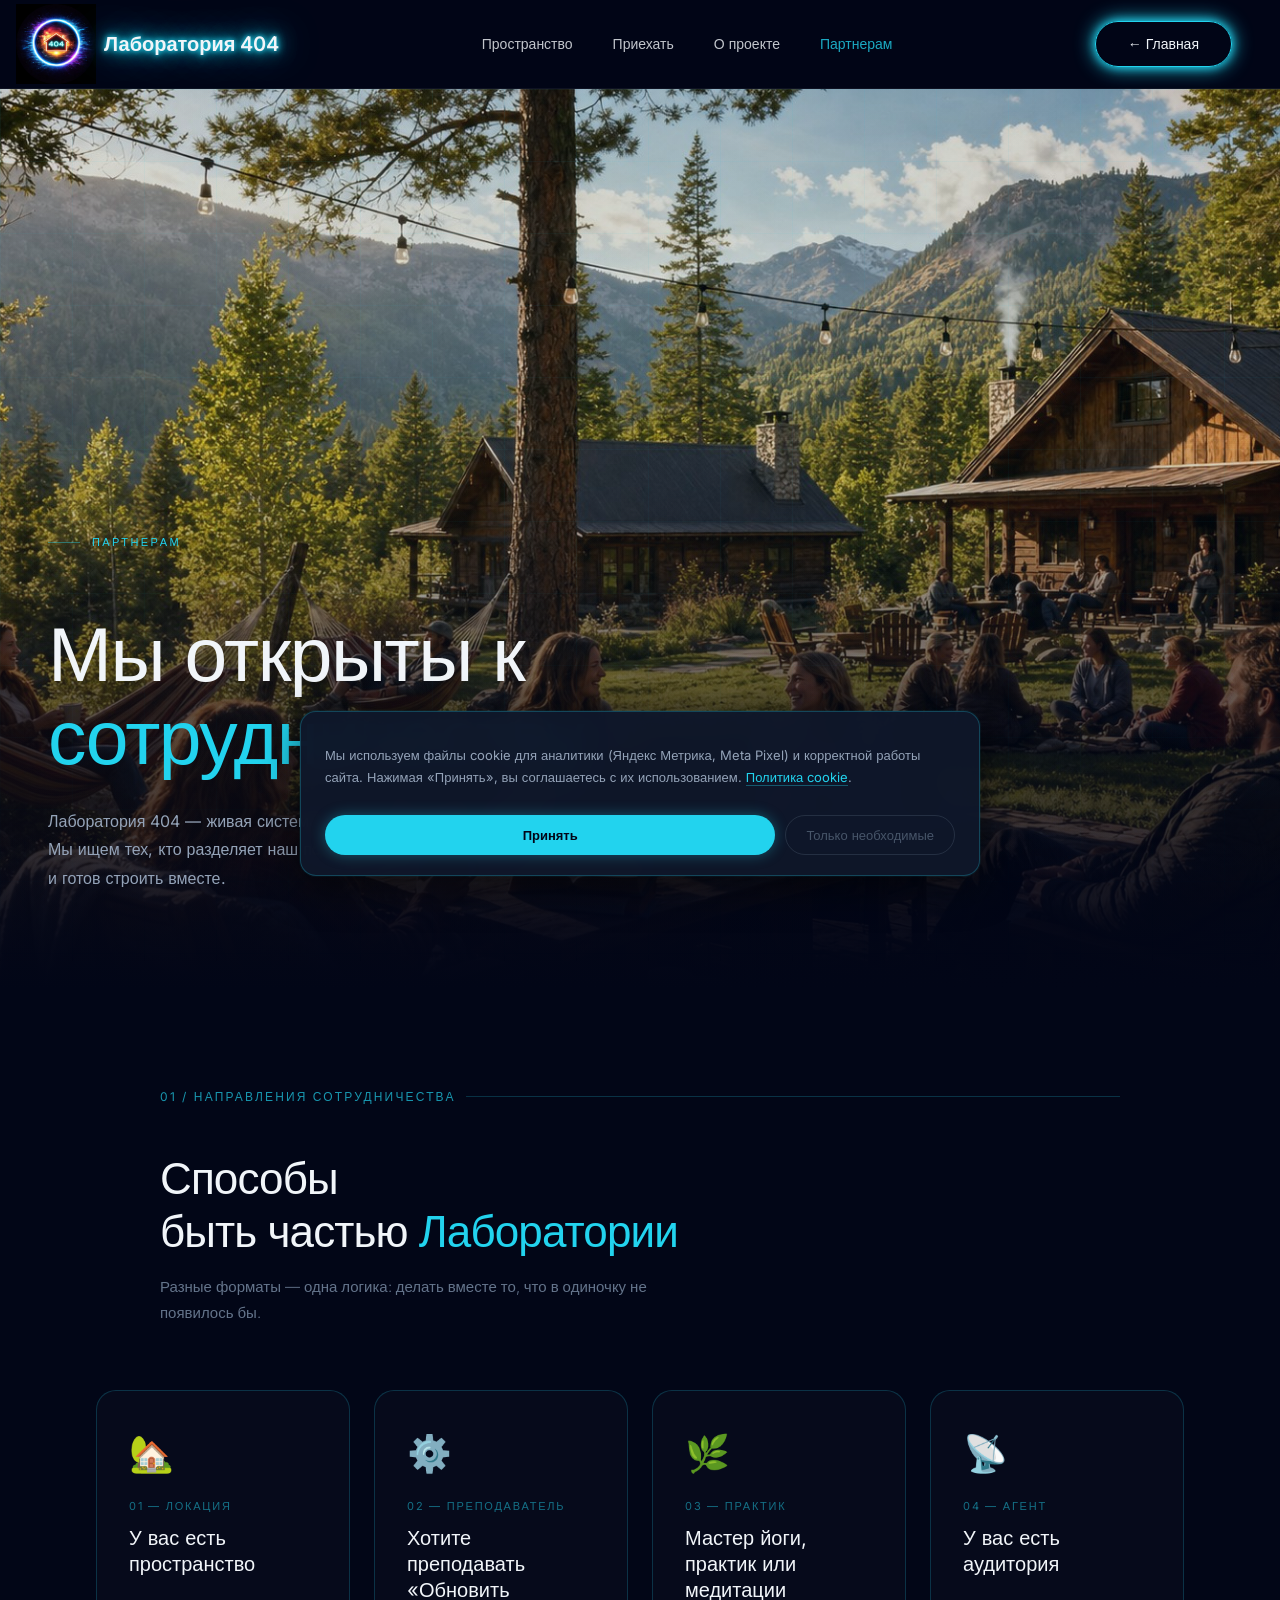
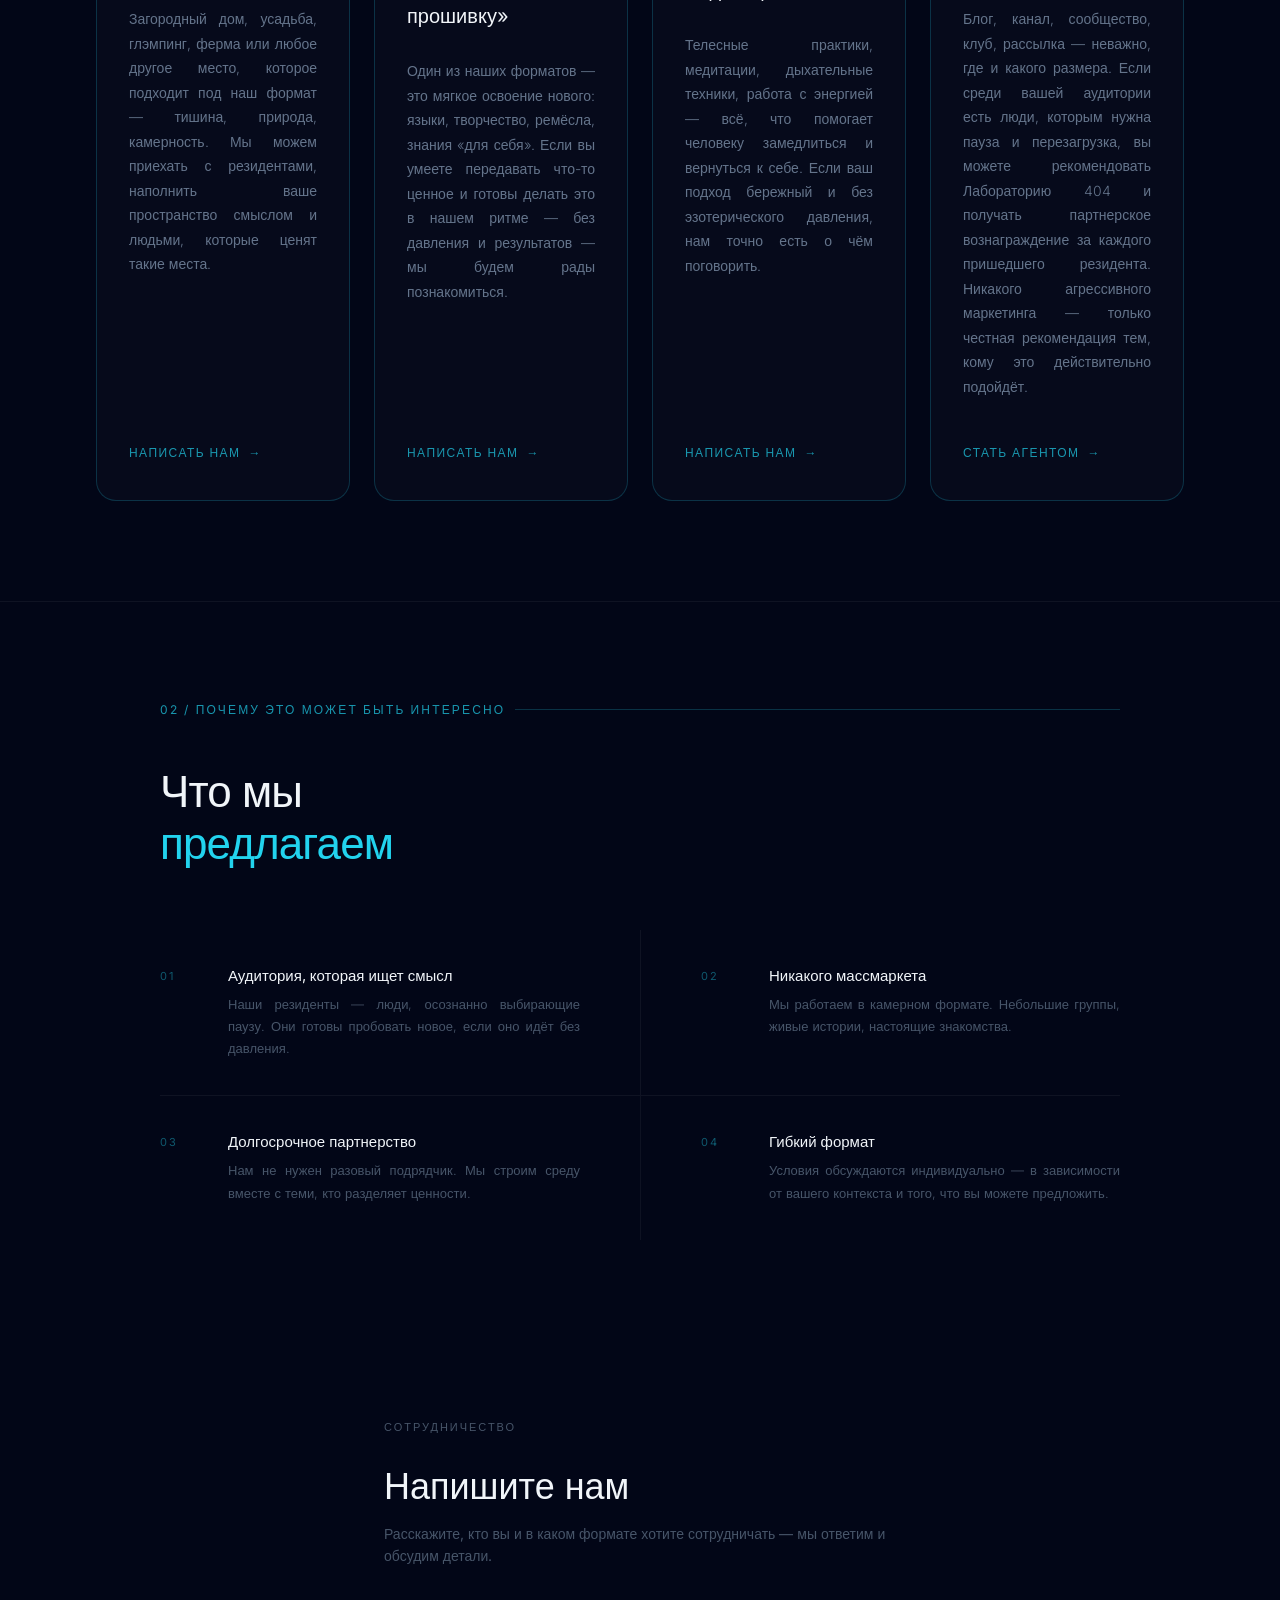
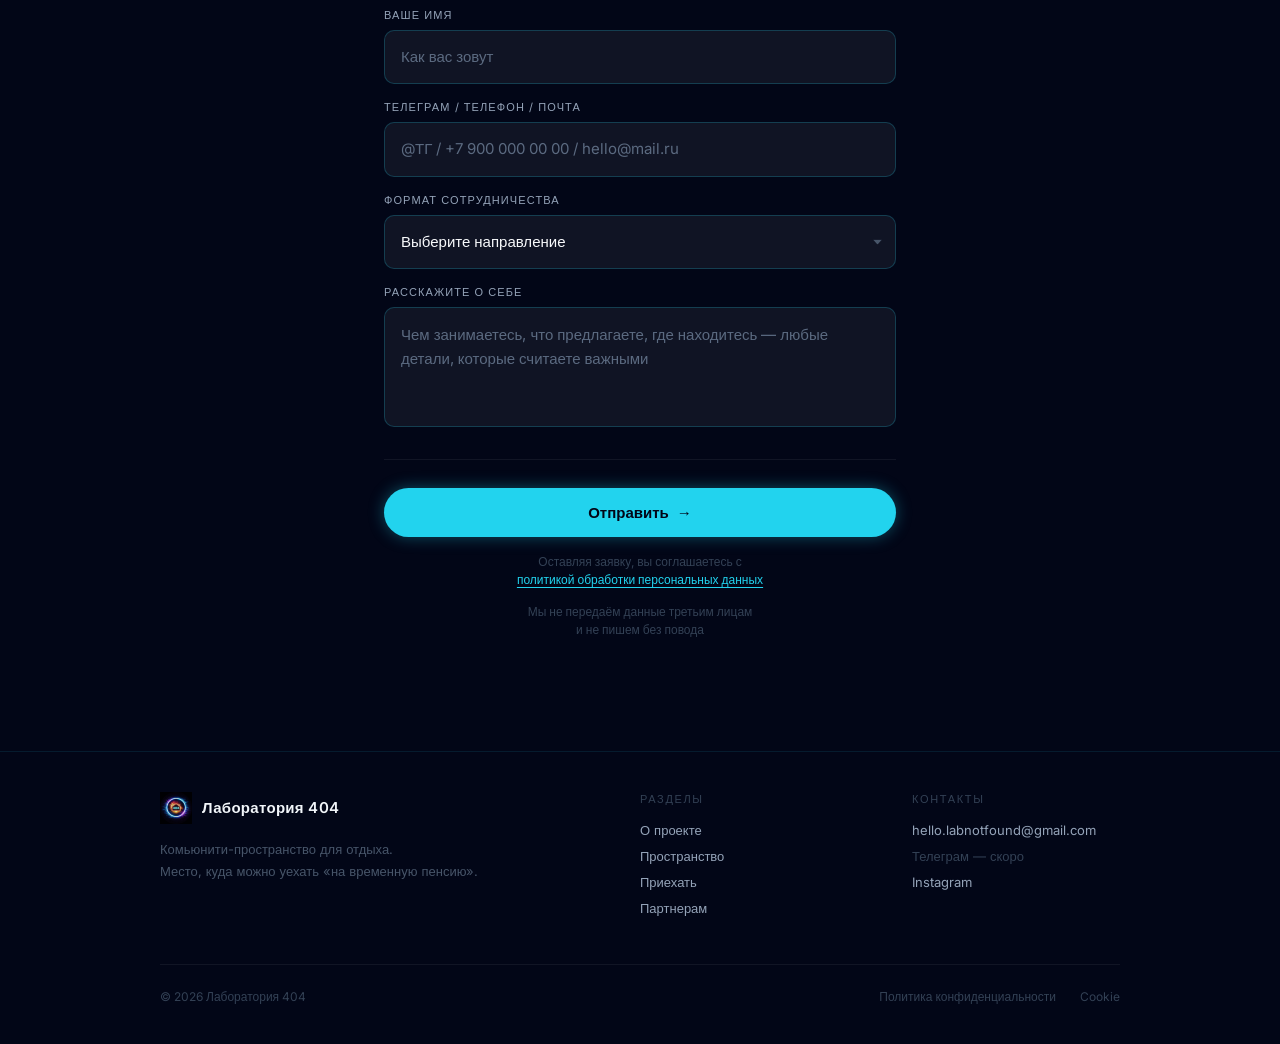
<file: partneram/index.html>
<!DOCTYPE html>
<html lang="ru">
<head>

  <meta charset="UTF-8">
  <meta name="viewport" content="width=device-width, initial-scale=1.0">

  <!-- Preload локальных шрифтов -->
  <link rel="preload" as="font" href="/fonts/inter-300.woff2" type="font/woff2" crossorigin>
  <link rel="preload" as="font" href="/fonts/inter-400.woff2" type="font/woff2" crossorigin>
  <link rel="preload" as="font" href="/fonts/inter-600.woff2" type="font/woff2" crossorigin>

  <title>Партнерам — Лаборатория 404</title>
  <meta name="description" content="Сотрудничество с Лабораторией 404 — форматы партнёрства, условия и возможности для совместных проектов.">

  <!-- Canonical -->
  <link rel="canonical" href="https://labnotfound.ru/partneram/">

  <!-- Open Graph -->
  <meta property="og:type" content="website">
  <meta property="og:url" content="https://labnotfound.ru/partneram/">
  <meta property="og:title" content="Партнерам — Лаборатория 404">
  <meta property="og:description" content="Сотрудничество с Лабораторией 404 — форматы партнёрства, условия и возможности для совместных проектов.">
  <meta property="og:image" content="https://labnotfound.ru/parhero.jpg">
  <meta property="og:locale" content="ru_RU">
  <meta property="og:site_name" content="Лаборатория 404">

  <!-- Twitter / X -->
  <meta name="twitter:card" content="summary_large_image">
  <meta name="twitter:title" content="Партнерам — Лаборатория 404">
  <meta name="twitter:description" content="Сотрудничество с Лабораторией 404 — форматы партнёрства, условия и возможности для совместных проектов.">
  <meta name="twitter:image" content="https://labnotfound.ru/parhero.jpg">

  <!-- Иконки -->
  <link rel="icon" href="/favicon-120.png" type="image/png" sizes="120x120">
  <link rel="icon" href="https://labnotfound.ru/favicon.ico" type="image/x-icon">
  <link rel="apple-touch-icon" sizes="180x180" href="/apple-touch-icon.png">

  <style>
  @font-face { font-family:'Inter'; src:url('/fonts/inter-300.woff2') format('woff2'); font-weight:300; font-style:normal; font-display:swap; }
  @font-face { font-family:'Inter'; src:url('/fonts/inter-400.woff2') format('woff2'); font-weight:400; font-style:normal; font-display:swap; }
  @font-face { font-family:'Inter'; src:url('/fonts/inter-600.woff2') format('woff2'); font-weight:600; font-style:normal; font-display:swap; }
  *, *::before, *::after { box-sizing: border-box; }
  html { overflow-x: hidden; }
  body { margin: 0; padding: 0; overflow-x: hidden; }
  a { color: inherit; text-decoration: none; }
  button { background: transparent; border: none; color: inherit; font-family: inherit; cursor: pointer; padding: 0; }
  img { max-width: 100%; display: block; }
  .flex { display: flex; } .flex-col { flex-direction: column; } .items-center { align-items: center; }
  .justify-between { justify-content: space-between; } .gap-2 { gap: 0.5rem; } .gap-1\.5 { gap: 0.375rem; }
  .px-4 { padding-left:1rem; padding-right:1rem; } .py-1 { padding-top:.25rem; padding-bottom:.25rem; }
  .px-8 { padding-left:2rem; padding-right:2rem; } .px-10 { padding-left:2.5rem; padding-right:2.5rem; }
  .py-3 { padding-top:.75rem; padding-bottom:.75rem; } .py-4 { padding-top:1rem; padding-bottom:1rem; }
  .mr-8 { margin-right:2rem; } .mr-2 { margin-right:.5rem; } .z-50 { z-index:50; }
  .w-20 { width:5rem; } .h-20 { height:5rem; } .w-6 { width:1.5rem; } .h-0\.5 { height:2px; }
  .object-contain { object-fit:contain; } .block { display:block; } .text-sm { font-size:.875rem; line-height:1.25rem; }
  .text-xl { font-size:1.25rem; line-height:1.75rem; } .font-semibold { font-weight:600; }
  .opacity-80 { opacity:.8; } .rounded-full { border-radius:9999px; } .border { border-width:1px; border-style:solid; }
  .border-cyan-400 { border-color:#22d3ee; } .text-cyan-400 { color:#22d3ee; }
  .transition { transition: all .15s ease; } .transition-all { transition: all .15s ease; } .transition-opacity { transition: opacity .15s ease; }
  .hover\:opacity-100:hover { opacity:1; } .hover\:bg-cyan-400:hover { background-color:#22d3ee; } .hover\:text-black:hover { color:#000; }
  .space-x-10 > * + * { margin-left:2.5rem; }
.hidden {
  display: none;
}
.w-6 { width:1.5rem; }
.h-0\.5 { height:2px; }
.bg-white { background-color:#fff; }
.block { display:block; }
  @media (min-width:768px) {
    .md\:hidden { display:none; } .md\:flex { display:flex; } .md\:block { display:block; }
  }
    body { font-family: 'Inter', sans-serif; background: #020617; color: #f1f5f9; }

    /* ── Glow ── */
    .glow-text {
      text-shadow: 0 0 5px #22d3ee, 0 0 10px #22d3ee, 0 0 20px #22d3ee, 0 0 40px #06b6d4;
    }
    .glow-btn {
      box-shadow: 0 0 10px #22d3ee, 0 0 20px #22d3ee;
    }

    /* ── Header ── */
    header {
      position: sticky; top: 0; z-index: 50;
      background: rgba(2,6,23,0.85);
      backdrop-filter: blur(12px);
      border-bottom: 0.5px solid rgba(255,255,255,0.05);
    }

    /* ── Hero ── */
    .about-hero {
      height: 100vh;
      display: flex; flex-direction: column; justify-content: flex-end;
      padding: 0 48px 80px;
      position: relative;
      overflow: hidden;
      background: url('/parhero.jpg') center/cover no-repeat;
    }

    @media (max-width:768px) {
      .about-hero { background-image: url('/parhero_m.jpg'); padding: 0 24px 60px; }
    }
    .about-hero::before {
      content: ""; position: absolute; inset: 0; z-index: 0;
      background:
        radial-gradient(ellipse 80% 60% at 60% 30%, rgba(34,211,238,0.04), transparent),
        radial-gradient(ellipse 60% 80% at 10% 70%, rgba(255,140,0,0.03), transparent),
        linear-gradient(to bottom, rgba(2,6,23,0.15) 0%, rgba(2,6,23,0.1) 40%, rgba(2,6,23,0.65) 70%, rgba(2,6,23,0.95) 100%);
    }
    .about-hero::after {
      content: ""; position: absolute; bottom: 0; left: 0; right: 0;
      height: 160px; z-index: 1;
      background: linear-gradient(to bottom, transparent, #020617);
      pointer-events: none;
    }
    .hero-grid-bg {
      position: absolute; inset: 0; z-index: 2;
      background-image:
        linear-gradient(rgba(34,211,238,0.05) 1px, transparent 1px),
        linear-gradient(90deg, rgba(34,211,238,0.05) 1px, transparent 1px);
      background-size: 72px 72px;
      -webkit-mask-image: linear-gradient(to bottom, rgba(0,0,0,1) 0%, rgba(0,0,0,0.6) 50%, transparent 100%);
      mask-image: linear-gradient(to bottom, rgba(0,0,0,1) 0%, rgba(0,0,0,0.6) 50%, transparent 100%);
    }
    .hero-content { position: relative; z-index: 3; max-width: 780px; }
    .hero-eyebrow {
      font-size: 11px; letter-spacing: 0.22em; text-transform: uppercase;
      color: #22d3ee; margin-bottom: 28px;
      display: flex; align-items: center; gap: 12px;
    }
    .hero-eyebrow::before {
      content: ""; width: 32px; height: 0.5px; background: #22d3ee; opacity: 0.4;
    }
    .hero-title {
      font-size: clamp(42px, 6vw, 78px);
      font-weight: 300;
      line-height: 1.08;
      letter-spacing: -0.02em;
      color: #f1f5f9;
      margin-bottom: 28px;
    }
    .hero-title em { font-style: normal; color: #22d3ee; }
    .hero-desc {
      font-size: 16px;
      color: #94a3b8;
      line-height: 1.8;
      max-width: 520px;
    }

    /* ── Reveal ── */
    .reveal {
      opacity: 0; transform: translateY(24px);
      transition: opacity 0.7s ease, transform 0.7s ease;
    }
    .reveal.visible { opacity: 1; transform: translateY(0); }

    /* ── Section ── */
    .lab-section { padding: 100px 48px; color: #f1f5f9; }
    .lab-inner   { max-width: 960px; margin: 0 auto; }


    .section-num {
      font-size: 12px;
      letter-spacing: 0.18em;
      text-transform: uppercase;
      color: #22d3ee;
      opacity: 0.7;
      margin-bottom: 48px;
      display: flex;
      align-items: center;
      gap: 10px;
      width: 100%;
    }
    .section-num::after {
      content: "";
      flex: 1;
      height: 0.5px;
      background: rgba(34,211,238,0.3);
    }

    .section-title {
      font-size: clamp(28px, 5vw, 44px);
      font-weight: 300;
      line-height: 1.2;
      color: #f1f5f9;
      margin-bottom: 16px;
      letter-spacing: -0.02em;
    }
    .section-title em {
      font-style: normal;
      color: #22d3ee;
    }
    .section-sub {
      font-size: 15px;
      color: #64748b;
      line-height: 1.75;
      font-weight: 300;
      max-width: 540px;
    }

    /* ── Partner cards ── */
    .partner-grid {
  display: grid;
  grid-template-columns: repeat(4, 1fr);
  gap: 24px;
  padding: 0 48px;
  margin-top: 64px;
}


    .partner-card {
      background: rgba(255,255,255,0.02);
      border: 0.5px solid rgba(34,211,238,0.2);
      border-radius: 20px;
      padding: 40px 32px;
      display: flex;
      flex-direction: column;
      transition: border-color 0.3s, box-shadow 0.3s, transform 0.3s;
      position: relative;
      overflow: hidden;
    }
    .partner-card::before {
      content: "";
      position: absolute;
      inset: 0;
      background: radial-gradient(circle at 50% 0%, rgba(34,211,238,0.04), transparent 60%);
      pointer-events: none;
      transition: opacity 0.3s;
      opacity: 0;
    }
    .partner-card:hover {
      border-color: rgba(34,211,238,0.5);
      box-shadow: 0 0 32px rgba(34,211,238,0.1), 0 0 64px rgba(34,211,238,0.05);
      transform: translateY(-4px);
    }
    .partner-card:hover::before { opacity: 1; }



    .card-icon {
      font-size: 36px;
      margin-bottom: 24px;
      display: block;
    }
    .card-num {
      font-size: 11px;
      letter-spacing: 0.16em;
      text-transform: uppercase;
      color: #22d3ee;
      opacity: 0.5;
      margin-bottom: 12px;
    }
    .card-title {
      font-size: 20px;
      font-weight: 400;
      color: #f1f5f9;
      margin-bottom: 16px;
      line-height: 1.3;
    }
    .card-desc {
      font-size: 14px;
      color: #64748b;
      line-height: 1.75;
      font-weight: 300;
      flex: 1;
      text-align: justify;
    }
    .card-cta {
      display: inline-flex;
      align-items: center;
      gap: 8px;
      margin-top: 32px;
      font-size: 12px;
      letter-spacing: 0.12em;
      text-transform: uppercase;
      color: #22d3ee;
      opacity: 0.7;
      transition: opacity 0.2s, gap 0.2s;
    }
    .partner-card:hover .card-cta {
      opacity: 1;
      gap: 12px;
    }



    /* ── Divider ── */
    .h-divider {
      height: 0.5px;
      background: rgba(255,255,255,0.05);
      margin: 0;
    }

    /* ── Why us block ── */
    .why-grid {
      display: grid;
      grid-template-columns: 1fr 1fr;
      gap: 0;
      margin-top: 60px;
    }
    .why-item {
      padding: 36px 0;
      border-bottom: 0.5px solid rgba(255,255,255,0.05);
      display: grid;
      grid-template-columns: 48px 1fr;
      gap: 20px;
      align-items: start;
    }
    .why-item:nth-child(odd)  { padding-right: 60px; }
    .why-item:nth-child(even) { padding-left: 60px; border-left: 0.5px solid rgba(255,255,255,0.05); }
    .why-item:nth-last-child(-n+2) { border-bottom: none; }
    .why-num {
      font-size: 11px;
      letter-spacing: 0.14em;
      color: #22d3ee;
      opacity: 0.4;
      padding-top: 3px;
    }
    .why-title {
      font-size: 15px;
      font-weight: 400;
      color: #f1f5f9;
      margin-bottom: 8px;
    }
    .why-desc {
      font-size: 13px;
      color: #475569;
      line-height: 1.7;
      font-weight: 300;
      text-align: justify;
    }

    /* ── Form ── */
    .form-section {
      max-width: 560px;
      margin: 0 auto;
      padding: 0 24px 100px;
    }
    .form-eyebrow {
      font-size: 11px;
      letter-spacing: 0.18em;
      text-transform: uppercase;
      color: #475569;
      margin-bottom: 16px;
    }
    .form-heading {
      font-size: clamp(24px, 5vw, 36px);
      font-weight: 300;
      line-height: 1.25;
      color: #f1f5f9;
      margin-bottom: 10px;
    }
    .form-sub {
      font-size: 14px;
      color: #475569;
      line-height: 1.6;
      margin-bottom: 40px;
    }
    .f-label {
      display: block;
      font-size: 11px;
      letter-spacing: 0.1em;
      text-transform: uppercase;
      color: #94a3b8;
      margin-bottom: 8px;
    }
.f-input, .f-select, .f-textarea {
  width:100%;
  background:rgba(255,255,255,.06);
  border:1px solid rgba(34,211,238,.22);
  border-radius:10px;
  padding:15px 16px;
  font-family:'Inter',sans-serif;
  font-size:15px;
  font-weight:400;
  line-height:1.5;
  color:#f8fafc;
  outline:none;
  transition:background .2s, border-color .2s, box-shadow .2s;
  appearance:none;
  -webkit-appearance:none;
}

.f-input::placeholder,
.f-textarea::placeholder {
  color:#64748b;
  opacity:0.9;
}

.f-input:focus,
.f-select:focus,
.f-textarea:focus {
  background:rgba(34,211,238,.05);
  border-color:#22d3ee;
  box-shadow:0 0 0 3px rgba(34,211,238,.12);
}
    .f-textarea { resize: none; height: 120px; line-height: 1.6; }
    .f-select-wrap { position: relative; }
    .f-select-wrap::after {
      content: '';
      position: absolute;
      right: 14px; top: 50%;
      transform: translateY(-50%);
      width: 9px; height: 5px;
      background: #475569;
      clip-path: polygon(0 0, 100% 0, 50% 100%);
      pointer-events: none;
    }
    .f-select option { background: #0f172a; color: #f1f5f9; }
    .f-divider { height: 0.5px; background: rgba(255,255,255,0.06); margin: 28px 0; }
    .field-gap { margin-bottom: 16px; }
    .f-submit {
      width: 100%;
      background: #22d3ee;
      color: #020617;
      border: none;
      border-radius: 99px;
      padding: 15px 24px;
      font-family: 'Inter', sans-serif;
      font-size: 15px;
      font-weight: 600;
      cursor: pointer;
      box-shadow: 0 0 16px rgba(34,211,238,0.35);
      transition: box-shadow 0.2s, opacity 0.2s;
      display: flex; align-items: center; justify-content: center; gap: 8px;
    }
    .f-submit:hover { box-shadow: 0 0 28px rgba(34,211,238,0.55); opacity: 0.92; }
    .f-submit:disabled { opacity: 0.4; cursor: not-allowed; }
    .f-arrow { transition: transform 0.2s; display: inline-block; }
    .f-submit:not(:disabled):hover .f-arrow { transform: translateX(4px); }
    .f-status { margin-top: 14px; font-size: 13px; text-align: center; min-height:}
    .f-status.success { color: #4ade80; }
    .f-status.error   { color: #f87171; }

    /* Agent highlight in form */
.f-note {
  margin-top: 18px;
  font-size: 12px;
  color: #334155;
  text-align: center;
  line-height: 1.5;
}
    #agent-hint {
      display: none;
      background: rgba(34,211,238,0.05);
      border: 0.5px solid rgba(34,211,238,0.2);
      border-radius: 8px;
      padding: 14px 16px;
      font-size: 13px;
      color: #64748b;
      line-height: 1.65;
      margin-top: 10px;
    }

    @media (max-width: 768px) {
      .bg-hero { background-image: url('/parhero_m.jpg')}
  .about-hero {
    padding: 0 24px 60px;
  }

  .lab-section {
    padding: 60px 24px;
  }

  .lab-inner {
    width: 100%;
  }
      .section-num {
    font-size: 9px !important;
    letter-spacing: 0.12em !important;
    gap: 8px !important;
  }

  /* ЕДИНАЯ ШИРИНА ДЛЯ ВСЕГО */
  .partner-grid {
    grid-template-columns: 1fr;
    padding: 0;
    margin-top: 48px;
  }

  .partner-card {
    width: 100%;
    padding: 32px 24px;
  }

  .section-title,
  .section-sub,
  .card-title,
  .card-desc,
  .why-title,
  .why-desc,
  .form-heading,
  .form-sub {
    max-width: 100%;
  }

  .why-grid {
    grid-template-columns: 1fr;
    margin-top: 40px;
  }

  .why-item {
    padding: 28px 0;
  }

  .why-item:nth-child(odd),
  .why-item:nth-child(even) {
    padding-left: 0;
    padding-right: 0;
    border-left: none;
  }

  .why-item:nth-last-child(-n+2) {
    border-bottom: 0.5px solid rgba(255,255,255,0.05);
  }

  .why-item:last-child {
    border-bottom: none;
  }

  .form-section {
    padding: 0 24px 80px;
  }
}
  </style>
  <script type="application/ld+json">
  {
    "@context": "https://schema.org",
    "@type": "WebPage",
    "name": "Партнерам — Лаборатория 404",
    "url": "https://labnotfound.ru/partneram/",
    "description": "Сотрудничество с Лабораторией 404 — форматы партнёрства, условия и возможности для совместных проектов.",
    "isPartOf": {
      "@type": "WebSite",
      "name": "Лаборатория 404",
      "url": "https://labnotfound.ru/"
    }
  }
  </script>
</head>
<body class="bg-slate-950 text-white">

  <!-- Header -->
  <header>
    <div class="flex justify-between items-center px-4 py-1">
 <a href="/" class="flex items-center gap-2" style="text-decoration:none;">
        <img src="/logo.png" alt="Лаборатория 404" class="w-20 h-20 object-contain">
        <div class="text-xl font-semibold glow-text">Лаборатория 404</div>
      </a>

      <button id="burger" aria-label="Открыть меню" class="md:hidden flex flex-col gap-1.5 z-50 mr-2">
        <span class="block w-6 h-0.5 bg-white transition-all"></span>
        <span class="block w-6 h-0.5 bg-white transition-all"></span>
        <span class="block w-6 h-0.5 bg-white transition-all"></span>
      </button>

      <nav class="hidden md:flex space-x-10 text-sm opacity-80">
        <a href="/prostranstvo/" class="hover:opacity-100 transition-opacity">Пространство</a>
        <a href="/priehat/"     class="hover:opacity-100 transition-opacity">Приехать</a>
        <a href="/o-proekte/"   class="hover:opacity-100 transition-opacity">О проекте</a>
        <a href="/partneram/"   class="text-cyan-400">Партнерам</a>
      </nav>

      <a href="/" class="hidden md:block border border-cyan-400 px-8 py-3 rounded-full text-sm hover:bg-cyan-400 hover:text-black transition glow-btn mr-8">← Главная</a>
    </div>
  </header>

  <!-- Мобильное меню -->
  <div id="mobile-menu" style="display:none; position:fixed; inset:0; background:rgba(2,6,23,0.97); z-index:45; flex-direction:column; align-items:center; justify-content:center; gap:32px; font-size:20px;">
    <a href="/"        style="color:#f1f5f9; text-decoration:none; opacity:0.8;">Главная</a>
    <a href="/prostranstvo/" style="color:#f1f5f9; text-decoration:none; opacity:0.8;">Пространство</a>
    <a href="/priehat/"      style="color:#f1f5f9; text-decoration:none; opacity:0.8;">Приехать</a>
    <a href="/o-proekte/"    style="color:#f1f5f9; text-decoration:none; opacity:0.8;">О проекте</a>
    <a href="/partneram/"    style="color:#22d3ee; text-decoration:none;">Партнерам</a>
  </div>

  <script>
    const burger = document.getElementById('burger');
    const menu   = document.getElementById('mobile-menu');
    burger.addEventListener('click', () => {
      menu.style.display = (menu.style.display === 'none' || !menu.style.display) ? 'flex' : 'none';
      if (menu.style.display === 'flex') menu.style.flexDirection = 'column';
    });
    menu.querySelectorAll('a').forEach(el => el.addEventListener('click', () => menu.style.display = 'none'));
  </script>

  <!-- ═══ HERO ═══ -->
  <section class="about-hero">
    <div class="hero-grid-bg"></div>
    <div class="hero-content">
      <div class="hero-eyebrow">Партнерам</div>
      <h1 class="hero-title">
        Мы открыты к<br>
        <em>сотрудничеству</em>
      </h1>
      <p class="hero-desc">
        Лаборатория 404 — живая система.<br>
        Мы ищем тех, кто разделяет наш подход<br>
        и готов строить вместе.
      </p>
    </div>
  </section>

  <!-- ═══ DIRECTIONS ═══ -->
  <div id="directions" class="lab-section reveal" style="background:#020617;">
    <div class="lab-inner">
      <div class="section-num">01 / Направления сотрудничества</div>

      <h2 class="section-title">
        Способы<br>
        быть частью <em>Лаборатории</em>
      </h2>
      <p class="section-sub">
        Разные форматы — одна логика: делать вместе то, что в одиночку
        не появилось бы.
      </p>
    </div>

    <div class="partner-grid">

        <!-- Пространство -->
        <div class="partner-card">
          <span class="card-icon">🏡</span>
          <div class="card-num">01 — Локация</div>
          <div class="card-title">У вас есть пространство</div>
          <p class="card-desc">
            Загородный дом, усадьба, глэмпинг, ферма или любое другое место,
            которое подходит под наш формат — тишина, природа, камерность.
            Мы можем приехать с резидентами, наполнить ваше пространство смыслом
            и людьми, которые ценят такие места.
          </p>
          <a href="#form" class="card-cta">Написать нам <span>→</span></a>
        </div>

        <!-- Преподаватель -->
        <div class="partner-card">
          <span class="card-icon">⚙️</span>
          <div class="card-num">02 — Преподаватель</div>
          <div class="card-title">Хотите преподавать «Обновить прошивку»</div>
          <p class="card-desc">
            Один из наших форматов — это мягкое освоение нового: языки, творчество,
            ремёсла, знания «для себя». Если вы умеете передавать что-то ценное
            и готовы делать это в нашем ритме — без давления и результатов —
            мы будем рады познакомиться.
          </p>
          <a href="#form" class="card-cta">Написать нам <span>→</span></a>
        </div>

        <!-- Мастер практик -->
        <div class="partner-card">
          <span class="card-icon">🌿</span>
          <div class="card-num">03 — Практик</div>
          <div class="card-title">Мастер йоги, практик или медитации</div>
          <p class="card-desc">
            Телесные практики, медитации, дыхательные техники, работа с энергией —
            всё, что помогает человеку замедлиться и вернуться к себе.
            Если ваш подход бережный и без эзотерического давления,
            нам точно есть о чём поговорить.
          </p>
          <a href="#form" class="card-cta">Написать нам <span>→</span></a>
        </div>

        <!-- Агент -->
        <div class="partner-card">
          <span class="card-icon">📡</span>
          <div class="card-num">04 — Агент</div>
          <div class="card-title">У вас есть аудитория</div>
          <p class="card-desc">
            Блог, канал, сообщество, клуб, рассылка — неважно, где и какого размера.
            Если среди вашей аудитории есть люди, которым нужна пауза и перезагрузка,
            вы можете рекомендовать Лабораторию 404 и получать партнерское
            вознаграждение за каждого пришедшего резидента. Никакого агрессивного
            маркетинга — только честная рекомендация тем, кому это действительно подойдёт.
          </p>
          <a href="#form" class="card-cta">Стать агентом <span>→</span></a>
        </div>

      </div>
  </div>

  <div class="h-divider"></div>

  <!-- ═══ WHY ═══ -->
  <div class="lab-section" style="background:#020617;">
    <div class="lab-inner">
      <div class="section-num">02 / Почему это может быть интересно</div>

      <h2 class="section-title">
        Что мы<br>
        <em>предлагаем</em>
      </h2>

      <div class="why-grid">

        <div class="why-item">
          <div class="why-num">01</div>
          <div>
            <div class="why-title">Аудитория, которая ищет смысл</div>
            <div class="why-desc">
              Наши резиденты — люди, осознанно выбирающие паузу. Они готовы
              пробовать новое, если оно идёт без давления.
            </div>
          </div>
        </div>

        <div class="why-item">
          <div class="why-num">02</div>
          <div>
            <div class="why-title">Никакого массмаркета</div>
            <div class="why-desc">
              Мы работаем в камерном формате. Небольшие группы, живые истории,
              настоящие знакомства.
            </div>
          </div>
        </div>

        <div class="why-item">
          <div class="why-num">03</div>
          <div>
            <div class="why-title">Долгосрочное партнерство</div>
            <div class="why-desc">
              Нам не нужен разовый подрядчик. Мы строим среду вместе с теми,
              кто разделяет ценности.
            </div>
          </div>
        </div>

        <div class="why-item">
          <div class="why-num">04</div>
          <div>
            <div class="why-title">Гибкий формат</div>
            <div class="why-desc">
              Условия обсуждаются индивидуально — в зависимости от вашего контекста
              и того, что вы можете предложить.
            </div>
          </div>
        </div>

      </div>
    </div>
  </div>

  <div class="h-divider"></div>

  <!-- ═══ FORM ═══ -->
  <section id="form" style="background:#020617; padding-top: 80px;">
    <div class="form-section">
      <div class="form-eyebrow">Сотрудничество</div>
      <h2 class="form-heading">Напишите нам</h2>
      <p class="form-sub">
        Расскажите, кто вы и в каком формате хотите сотрудничать —
        мы ответим и обсудим детали.
      </p>

      <form id="partner-form"
            action="https://formspree.io/f/mzdwbdkz"
            method="POST">

        <div class="field-gap">
          <label class="f-label" for="p-name">Ваше имя</label>
          <input class="f-input" id="p-name" name="name" type="text"
                 placeholder="Как вас зовут" required>
        </div>

        <div class="field-gap">
          <label class="f-label" for="p-contact">Телеграм / телефон / почта</label>
          <input class="f-input" id="p-contact" name="contact" type="text"
                 placeholder="@ТГ / +7 900 000 00 00 / hello@mail.ru" required>
        </div>

        <div class="field-gap">
          <label class="f-label" for="p-type">Формат сотрудничества</label>
          <div class="f-select-wrap">
            <select class="f-select" id="p-type" name="type" required>
              <option value="" disabled selected>Выберите направление</option>
              <option value="space">У меня есть пространство</option>
              <option value="teacher">Хочу преподавать «Обновить прошивку»</option>
              <option value="practice">Я мастер по йоге / практикам / медитациям</option>
              <option value="agent">Хочу стать агентом</option>
              <option value="other">Другой формат</option>
            </select>
          </div>
          <div id="agent-hint">
            🤝 Расскажите о вашей аудитории: где она (канал, блог, клуб), примерный размер
            и почему думаете, что ей откликнется формат Лаборатории. Остальное обсудим лично.
          </div>
        </div>

        <div class="field-gap">
          <label class="f-label" for="p-message">Расскажите о себе</label>
          <textarea class="f-textarea" id="p-message" name="message"
                    placeholder="Чем занимаетесь, что предлагаете, где находитесь — любые детали, которые считаете важными"
                    required></textarea>
        </div>

        <div class="f-divider"></div>

        <button type="submit" class="f-submit" id="p-submit-btn">
          <span id="p-btn-text">Отправить</span>
          <span class="f-arrow">→</span>
        </button>
        <p class="f-note" style="margin-top:16px;">
          Оставляя заявку, вы соглашаетесь с <br><a href="/personal-data-policy.html" target="_blank" style="color:#22d3ee; text-decoration:underline; text-underline-offset:3px;">политикой обработки персональных данных</a>
        </p>
        <p class="f-status" id="p-status"></p>
        <p class="f-note" style="margin-top:9px;">Мы не передаём данные третьим лицам<br>и не пишем без повода</p>

      </form>
    </div>
  </section>

  <script>
    // Reveal on scroll
    const observer = new IntersectionObserver(entries => {
      entries.forEach(e => { if (e.isIntersecting) { e.target.classList.add('visible'); observer.unobserve(e.target); } });
    }, { threshold: 0.1 });
    document.querySelectorAll('.reveal').forEach(el => observer.observe(el));

    // Show agent hint when agent option selected
    const typeSelect = document.getElementById('p-type');
    const agentHint  = document.getElementById('agent-hint');
    typeSelect.addEventListener('change', () => {
      agentHint.style.display = typeSelect.value === 'agent' ? 'block' : 'none';
    });

    // Form submit
    const form      = document.getElementById('partner-form');
    const submitBtn = document.getElementById('p-submit-btn');
    const btnText   = document.getElementById('p-btn-text');
    const statusEl  = document.getElementById('p-status');

    form.addEventListener('submit', async e => {
      e.preventDefault();
      submitBtn.disabled = true;
      btnText.textContent = 'Отправляем...';
      statusEl.className = 'f-status';
      statusEl.textContent = '';

      try {
        const res = await fetch(form.action, {
          method: 'POST',
          body: new FormData(form),
          headers: { 'Accept': 'application/json' }
        });
        if (res.ok) {
          statusEl.textContent = 'Получили! Напишем вам в ближайшее время.';
          statusEl.className = 'f-status success';
          form.reset();
          agentHint.style.display = 'none';
          btnText.textContent = 'Отправлено ✓';
        } else {
          throw new Error();
        }
      } catch {
        statusEl.textContent = 'Что-то пошло не так. Напишите нам напрямую.';
        statusEl.className = 'f-status error';
        submitBtn.disabled = false;
        btnText.textContent = 'Отправить';
      }
    });
  </script>


<div id="site-footer"></div>
<script>
  fetch('/footer.html')
    .then(r => r.text())
    .then(html => { document.getElementById('site-footer').outerHTML = html; });
</script>

<!-- Cookie-баннер + Яндекс Метрика -->
<script src="/cookie-banner.js"></script>

</body>
</html>
</file>
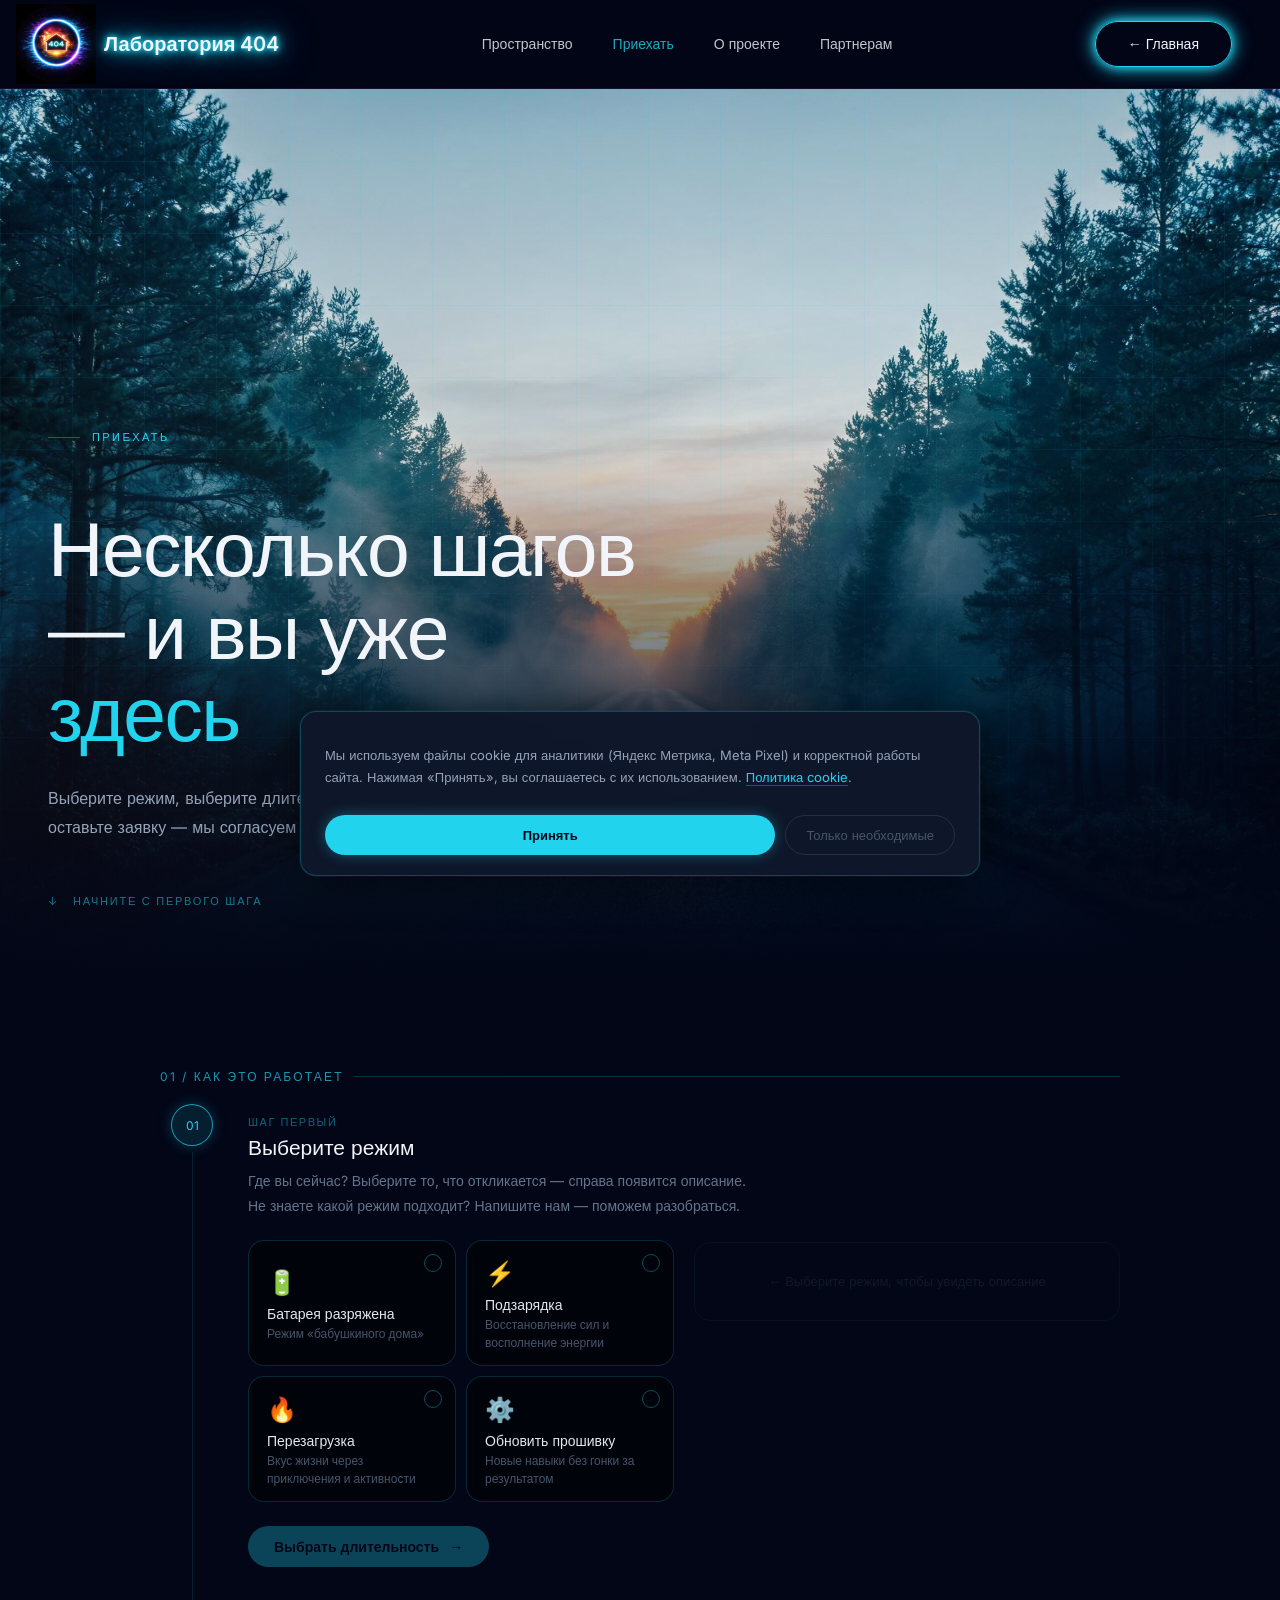
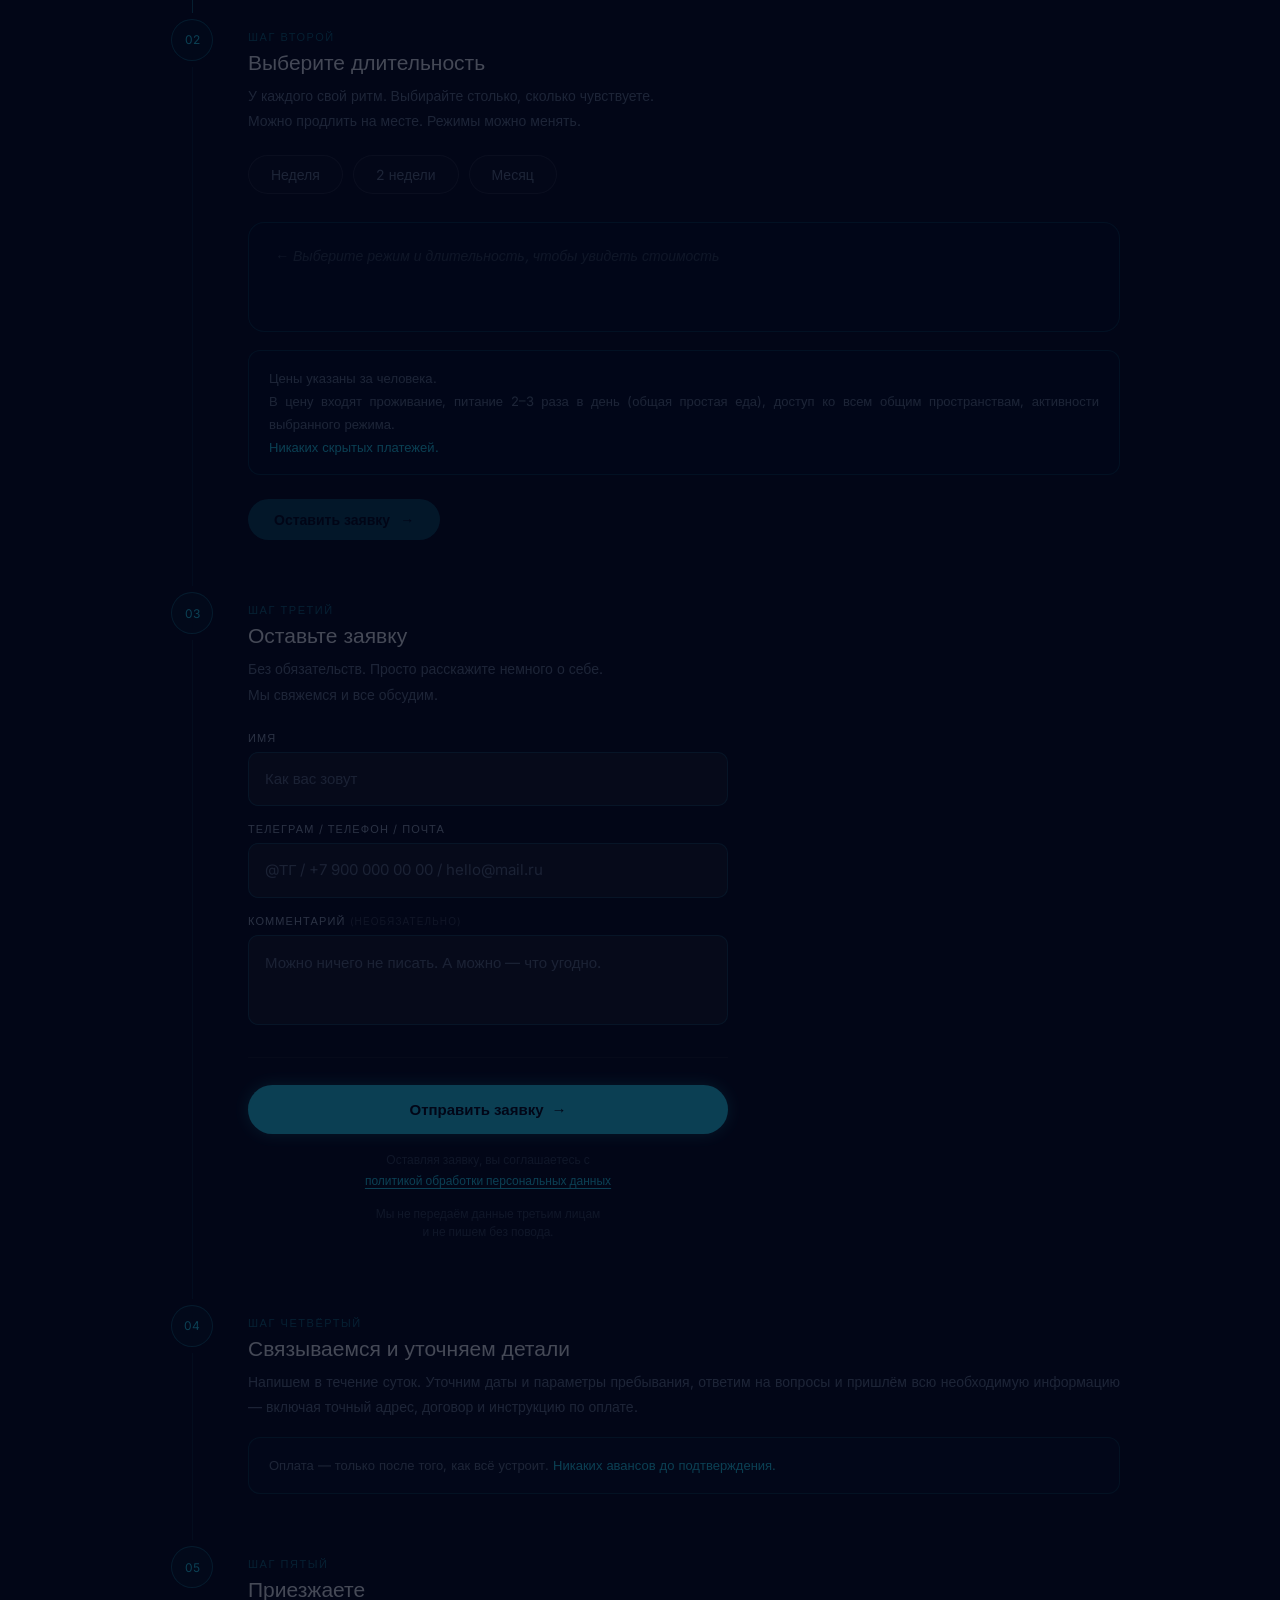
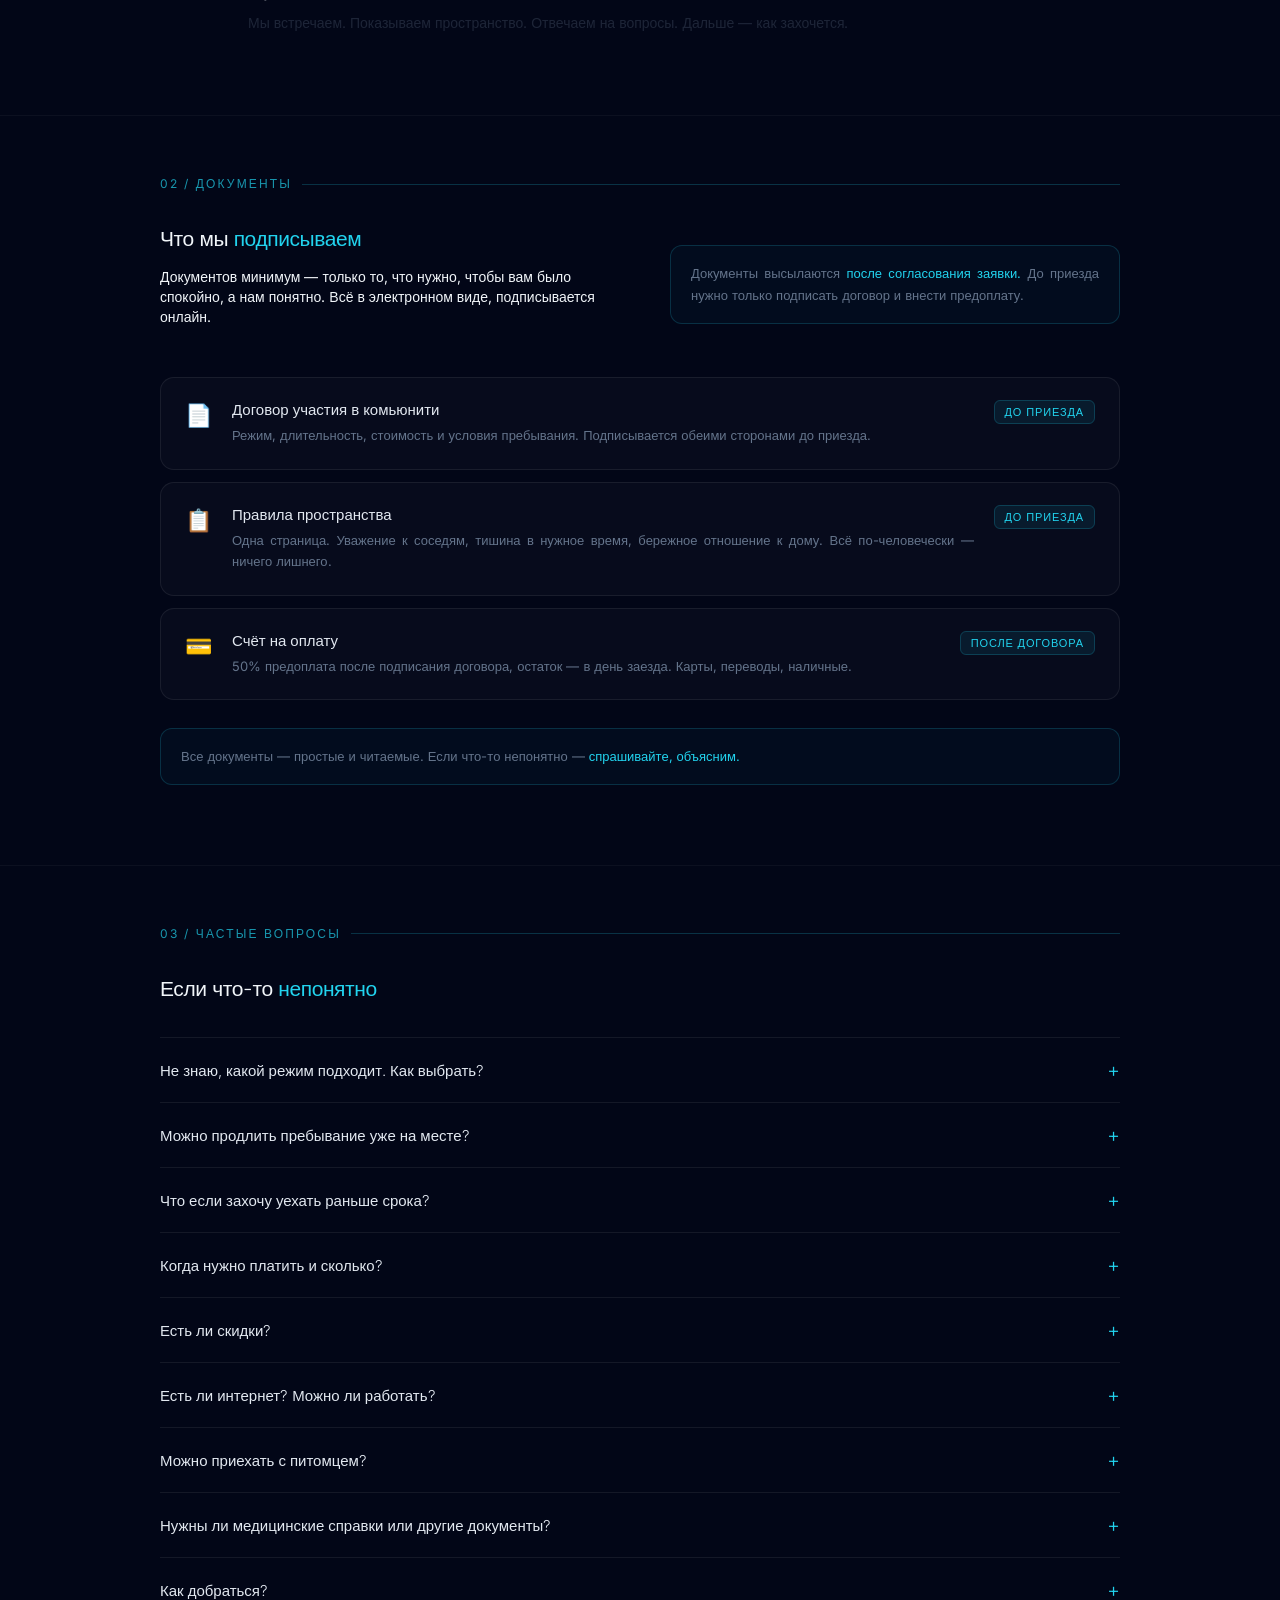
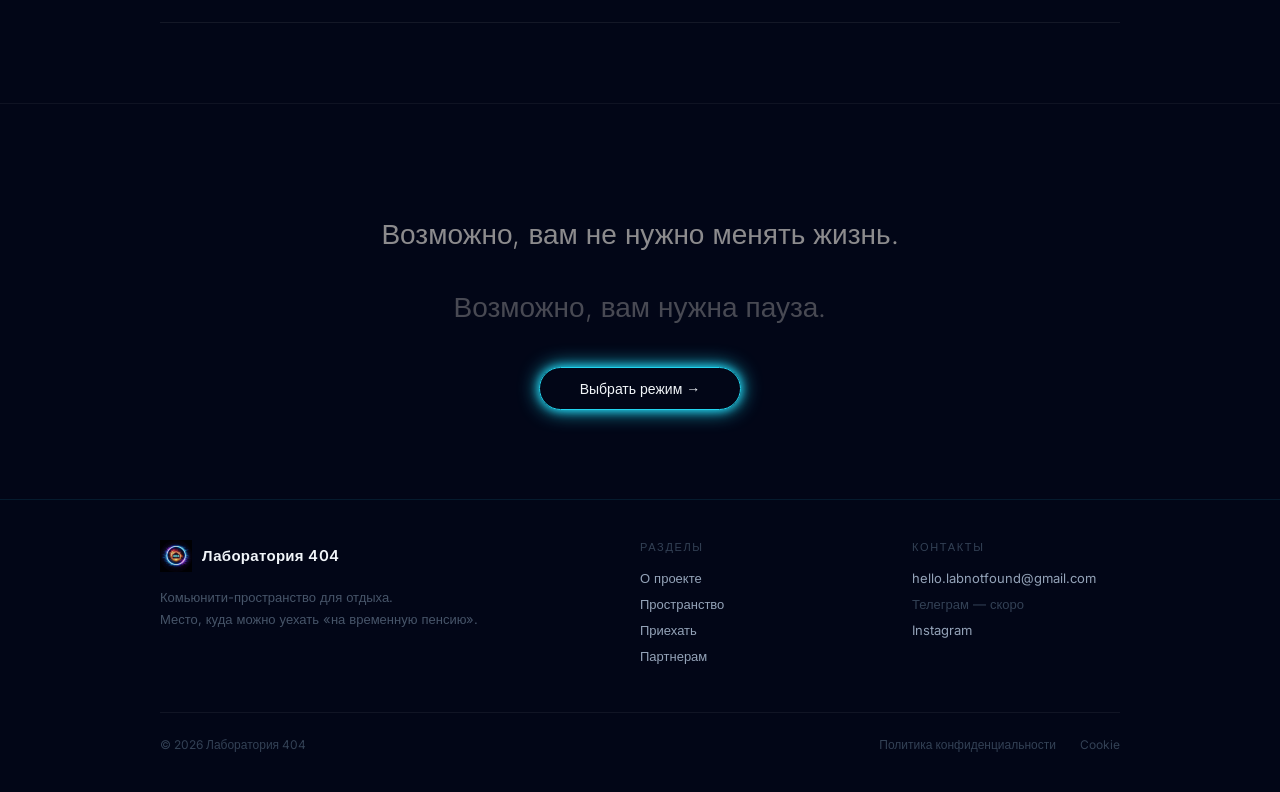
<file: priehat/index.html>
<!DOCTYPE html>
<html lang="ru">
<head>


  <meta charset="UTF-8">
  <meta name="viewport" content="width=device-width, initial-scale=1.0">

  <!-- Preload локальных шрифтов -->
  <link rel="preload" as="font" href="/fonts/inter-300.woff2" type="font/woff2" crossorigin>
  <link rel="preload" as="font" href="/fonts/inter-400.woff2" type="font/woff2" crossorigin>
  <link rel="preload" as="font" href="/fonts/inter-600.woff2" type="font/woff2" crossorigin>

  <title>Приехать — Лаборатория 404</title>
  <meta name="description" content="Приехать в Лабораторию 404 — Форматы проживания, длительность пребывания, стоимость, условия участия и ответы на частые вопросы.">

  <!-- Canonical -->
  <link rel="canonical" href="https://labnotfound.ru/priehat/">

  <!-- Open Graph -->
  <meta property="og:type" content="website">
  <meta property="og:url" content="https://labnotfound.ru/priehat/">
  <meta property="og:title" content="Приехать — Лаборатория 404">
  <meta property="og:description" content="Приехать в Лабораторию 404 — Форматы проживания, длительность пребывания, стоимость, условия участия и ответы на частые вопросы.">
  <meta property="og:image" content="https://labnotfound.ru/prihero.jpg">
  <meta property="og:locale" content="ru_RU">
  <meta property="og:site_name" content="Лаборатория 404">

  <!-- Twitter / X -->
  <meta name="twitter:card" content="summary_large_image">
  <meta name="twitter:title" content="Приехать — Лаборатория 404">
  <meta name="twitter:description" content="Приехать в Лабораторию 404 — Форматы проживания, длительность пребывания, стоимость, условия участия и ответы на частые вопросы.">
  <meta name="twitter:image" content="https://labnotfound.ru/prihero.jpg">

  <!-- Иконки -->
  <link rel="icon" href="/favicon-120.png" type="image/png" sizes="120x120">
  <link rel="icon" href="https://labnotfound.ru/favicon.ico" type="image/x-icon">
  <link rel="apple-touch-icon" sizes="180x180" href="/apple-touch-icon.png">

  <style>
  @font-face { font-family:'Inter'; src:url('/fonts/inter-300.woff2') format('woff2'); font-weight:300; font-style:normal; font-display:swap; }
  @font-face { font-family:'Inter'; src:url('/fonts/inter-400.woff2') format('woff2'); font-weight:400; font-style:normal; font-display:swap; }
  @font-face { font-family:'Inter'; src:url('/fonts/inter-600.woff2') format('woff2'); font-weight:600; font-style:normal; font-display:swap; }
  *, *::before, *::after { box-sizing: border-box; }
  html { overflow-x: hidden; }
  body { margin: 0; padding: 0; overflow-x: hidden; }
  a { color: inherit; text-decoration: none; }
  button { background: transparent; border: none; color: inherit; font-family: inherit; cursor: pointer; padding: 0; }
  img { max-width: 100%; display: block; }
  .flex { display: flex; } .flex-col { flex-direction: column; } .items-center { align-items: center; }
  .justify-between { justify-content: space-between; } .gap-2 { gap: 0.5rem; } .gap-1\.5 { gap: 0.375rem; }
  .px-4 { padding-left:1rem; padding-right:1rem; } .py-1 { padding-top:.25rem; padding-bottom:.25rem; }
  .px-8 { padding-left:2rem; padding-right:2rem; } .px-10 { padding-left:2.5rem; padding-right:2.5rem; }
  .py-3 { padding-top:.75rem; padding-bottom:.75rem; } .py-4 { padding-top:1rem; padding-bottom:1rem; }
  .mr-8 { margin-right:2rem; } .mr-2 { margin-right:.5rem; } .z-50 { z-index:50; }
  .w-20 { width:5rem; } .h-20 { height:5rem; } .w-6 { width:1.5rem; } .h-0\.5 { height:2px; }
  .object-contain { object-fit:contain; } .block { display:block; } .text-sm { font-size:.875rem; line-height:1.25rem; }
  .text-xl { font-size:1.25rem; line-height:1.75rem; } .font-semibold { font-weight:600; }
  .opacity-80 { opacity:.8; } .rounded-full { border-radius:9999px; } .border { border-width:1px; border-style:solid; }
  .border-cyan-400 { border-color:#22d3ee; } .text-cyan-400 { color:#22d3ee; }
  .transition { transition: all .15s ease; } .transition-all { transition: all .15s ease; } .transition-opacity { transition: opacity .15s ease; }
  .hover\:opacity-100:hover { opacity:1; } .hover\:bg-cyan-400:hover { background-color:#22d3ee; } .hover\:text-black:hover { color:#000; }
  .space-x-10 > * + * { margin-left:2.5rem; }
.hidden {
  display: none;
}
.w-6 { width:1.5rem; }
.h-0\.5 { height:2px; }
.bg-white { background-color:#fff; }
.block { display:block; }
  @media (min-width:768px) {
    .md\:hidden { display:none; } .md\:flex { display:flex; } .md\:block { display:block; }
  }
    body { font-family: 'Inter', sans-serif; background: #020617; color: #f1f5f9; }

    .glow-text {
      text-shadow: 0 0 5px #22d3ee, 0 0 10px #22d3ee, 0 0 20px #22d3ee, 0 0 40px #06b6d4;
    }
    .glow-btn {
      box-shadow: 0 0 10px #22d3ee, 0 0 20px #22d3ee;
      animation: pulseGlow 2.5s infinite;
    }
    @keyframes pulseGlow {
      0%,100% { box-shadow: 0 0 10px #22d3ee, 0 0 20px #22d3ee; }
      50%      { box-shadow: 0 0 18px #22d3ee, 0 0 36px #22d3ee; }
    }

    /* ── Hero — стиль prostranstvo / o-proekte ── */
    .bg-hero {
      height: 100vh;
      display: flex; flex-direction: column; justify-content: flex-end;
      padding: 0 48px 80px;
      position: relative;
      overflow: hidden;
      background: url('/prihero.jpg') center/cover no-repeat;
    }
    @media (max-width:768px) {
      .bg-hero { background-image: url('/prihero_m.jpg'); padding: 0 24px 60px; }
    }
    .bg-hero::before {
      content: ""; position: absolute; inset: 0; z-index: 0;
      background:
        radial-gradient(ellipse 80% 60% at 60% 30%, rgba(34,211,238,0.04), transparent),
        radial-gradient(ellipse 60% 80% at 10% 70%, rgba(255,140,0,0.03), transparent),
        linear-gradient(to bottom, rgba(2,6,23,0.15) 0%, rgba(2,6,23,0.1) 40%, rgba(2,6,23,0.65) 70%, rgba(2,6,23,0.95) 100%);
    }
    .bg-hero::after {
      content: ""; position: absolute; bottom: 0; left: 0; right: 0;
      height: 160px; z-index: 1;
      background: linear-gradient(to bottom, transparent, #020617);
      pointer-events: none;
    }
    /* Сетка — как в prostranstvo и o-proekte */
    .hero-grid-bg {
      position: absolute; inset: 0; z-index: 1;
      background-image:
        linear-gradient(rgba(34,211,238,0.08) 1px, transparent 1px),
        linear-gradient(90deg, rgba(34,211,238,0.08) 1px, transparent 1px);
      background-size: 72px 72px;
      -webkit-mask-image: linear-gradient(to bottom, rgba(0,0,0,1) 0%, rgba(0,0,0,0.5) 55%, transparent 100%);
      mask-image: linear-gradient(to bottom, rgba(0,0,0,1) 0%, rgba(0,0,0,0.5) 55%, transparent 100%);
    }
    .hero-content { position: relative; z-index: 2; max-width: 780px; }
    .hero-eyebrow {
      font-size: 11px; letter-spacing: 0.22em; text-transform: uppercase;
      color: #22d3ee; margin-bottom: 28px;
      display: flex; align-items: center; gap: 12px;
    }
    .hero-eyebrow::before { content: ""; width: 32px; height: 0.5px; background: #22d3ee; opacity: 0.4; }
    .hero-h1 {
      font-size: clamp(42px, 6vw, 78px);
      font-weight: 300; line-height: 1.08; letter-spacing: -0.02em;
      color: #f1f5f9; margin-bottom: 28px;
    }
    .hero-h1 em { font-style: normal; color: #22d3ee; }
    .hero-desc {
      font-size: 16px; color: #94a3b8; line-height: 1.8; max-width: 480px;
    }
    .hero-tag {
      display: inline-block; margin-top: 36px;
      font-size: 11px; letter-spacing: 0.16em; text-transform: uppercase;
      color: #22d3ee; opacity: 0.55;
    }

    /* Layout */
    .lab-section { padding:70px 48px; color:#f1f5f9; }
    .lab-inner   { max-width:960px; margin:0 auto; }
    @media (max-width:768px) { .lab-section { padding:48px 20px; } }

    .section-num {
      font-size:12px; letter-spacing:0.18em; text-transform:uppercase;
      color:#22d3ee; opacity:0.7; margin-bottom:20px;
      display:flex; align-items:center; gap:10px; width:100%;
    }
    .section-num::after { content:""; flex:1; height:.5px; background:rgba(34,211,238,.3); }

    .section-title {
      font-size:clamp(21px,4vw,21px); font-weight:300; line-height:1.15;
      color:#f1f5f9; margin-top:16px; margin-bottom:16px; letter-spacing:-.02em;
    }
    .section-title em { font-style:normal; color:#22d3ee; }

    @media (max-width: 768px) {
  .section-num {
    font-size: 9px;
    letter-spacing: 0.12em;
    gap: 8px;
  }
}

    /* ═══ STEPS ═══ */
    .steps-flow { display:flex; flex-direction:column; }
    .step-row {
      display:grid; grid-template-columns:64px 1fr;
      gap:0 24px; align-items:stretch;
    }
    .step-left { display:flex; flex-direction:column; align-items:center; }
    .step-num-circle {
      width:42px; height:42px; border-radius:50%;
      border:.5px solid rgba(34,211,238,.35);
      background:rgba(34,211,238,.05);
      display:flex; align-items:center; justify-content:center;
      font-size:12px; color:#22d3ee; flex-shrink:0; z-index:1;
      transition:background .4s, box-shadow .4s, border-color .4s;
    }
    .step-row.unlocked .step-num-circle {
      border-color:rgba(34,211,238,.7);
      background:rgba(34,211,238,.12);
      box-shadow:0 0 14px rgba(34,211,238,.25);
    }
    .step-line { width:.5px; flex:1; background:rgba(34,211,238,.12); margin:6px 0; min-height:20px; }
    .step-row:last-child .step-line { display:none; }
    .step-body { padding-bottom:52px; }
    .step-row:last-child .step-body { padding-bottom:0; }

    .step-label { font-size:11px; letter-spacing:.14em; text-transform:uppercase; color:#22d3ee; opacity:.45; margin-bottom:6px; padding-top:11px; }
    .step-title { font-size:21px; font-weight:300; color:#f1f5f9; margin-bottom:8px; }
    .step-desc  { font-size:14px; color:#64748b; line-height:1.8; text-align:justify; }

    @media (max-width:560px) {
      .dur-pills { flex-direction:column; }
      .dur-pill  { width:100%; text-align:center; }
    }

    /* Locked overlay */
    .step-row { transition:opacity .4s; }
    .step-row.locked { opacity:.28; pointer-events:none; }

    /* ═══ MODE CARDS ═══ */
    .mode-grid { display:grid; grid-template-columns:repeat(2,1fr); gap:10px; margin-top:22px; }
    @media (max-width:560px) { .mode-grid { grid-template-columns:1fr; } }

    .mode-card-s {
      background:rgba(0,0,0,.5); border:1.5px solid rgba(34,211,238,.18);
      border-radius:16px; padding:18px 18px 14px;
      cursor:pointer; transition:border-color .25s, transform .2s, box-shadow .25s;
      position:relative; text-align:left; width:100%;
    }
    .mode-card-s:hover { border-color:rgba(34,211,238,.55); box-shadow:0 0 20px rgba(34,211,238,.12); transform:translateY(-2px); }
    .mode-card-s.selected { border-color:#22d3ee; background:rgba(34,211,238,.06); box-shadow:0 0 24px rgba(34,211,238,.18); }
    .mc-icon  { font-size:24px; margin-bottom:8px; }
    .mc-title { font-size:14px; color:#e2e8f0; margin-bottom:3px; }
    .mc-sub   { font-size:12px; color:#475569; line-height:1.45; }
    .mc-check {
      position:absolute; top:13px; right:13px;
      width:18px; height:18px; border-radius:50%;
      border:.5px solid rgba(34,211,238,.35); background:transparent;
      display:flex; align-items:center; justify-content:center;
      font-size:10px; color:#020617; transition:background .2s, border-color .2s;
    }
    .mode-card-s.selected .mc-check { background:#22d3ee; border-color:#22d3ee; }

    /* ═══ MODE INFO PANEL ═══ */
    .step1-layout { display:grid; grid-template-columns:1fr 1fr; gap:20px; align-items:start; }
    @media (max-width:720px) { .step1-layout { grid-template-columns:1fr; } }

    .mode-info-panel {
      border:.5px solid rgba(34,211,238,.18);
      border-radius:16px; overflow:hidden;
      transition:opacity .3s, border-color .3s;
      opacity:.3; pointer-events:none;
  margin-top: 24px;
    }
    .mode-info-panel.visible { opacity:1; pointer-events:auto; }

    .mip-header {
      padding:16px 20px;
      border-bottom:.5px solid rgba(255,255,255,.06);
      background:rgba(0,0,0,.35);
    }
    .mip-icon { font-size:22px; margin-bottom:6px; }
    .mip-title { font-size:16px; font-weight:400; color:#f1f5f9; margin-bottom:3px; }
    .mip-tagline { font-size:12px; color:#64748b; font-style:italic; }

    .mip-body { padding:18px 20px; display:flex; flex-direction:column; gap:16px; }
    .mip-section-label {
      font-size:9px; letter-spacing:.16em; text-transform:uppercase;
      color:#22d3ee; opacity:.55; margin-bottom:8px;
    }
    .mip-desc { font-size:13px; color:#64748b; line-height:1.8; text-align:justify; }
    .mip-desc p { margin-bottom:8px; }
    .mip-desc p:last-child { margin-bottom:0; }

    .mip-who-list { display:flex; flex-direction:column; gap:7px; }
    .mip-who-item {
      font-size:12px; color:#94a3b8; line-height:1.6;
      padding:6px 10px 6px 12px;
      border-left:1.5px solid rgba(34,211,238,.2);
      text-align:justify;
    }

    .mip-inc-list { display:flex; flex-direction:column; gap:6px; }
    .mip-inc-item { display:flex; gap:10px; font-size:12px; color:#64748b; align-items:flex-start; line-height:1.5; }
    .mip-inc-dot { color:#22d3ee; opacity:.5; flex-shrink:0; margin-top:1px; }

    .mip-divider { height:.5px; background:rgba(255,255,255,.06); }

    .mip-empty {
      padding:28px 20px; text-align:center;
      font-size:13px; color:#334155; line-height:1.6;
    }

    /* ═══ DUR PILLS ═══ */
    .dur-pills { display:flex; gap:10px; flex-wrap:wrap; margin-top:22px; }
    .dur-pill {
      padding:10px 22px; border-radius:99px;
      border:.5px solid rgba(255,255,255,.1); background:rgba(255,255,255,.03);
      color:#64748b; font-size:14px; cursor:pointer;
      font-family:'Inter',sans-serif; transition:all .2s; position:relative;
    }
    .dur-pill:hover { border-color:rgba(34,211,238,.4); color:#94a3b8; }
    .dur-pill.selected { border-color:#22d3ee; color:#22d3ee; background:rgba(34,211,238,.07); }
    .pill-rec {
      position:absolute; top:-9px; left:50%; transform:translateX(-50%);
      background:#22d3ee; color:#020617; font-size:9px; font-weight:600;
      letter-spacing:.08em; padding:2px 8px; border-radius:99px; white-space:nowrap;
    }

    /* ═══ PRICE BLOCK ═══ */
    .price-block {
      margin-top:28px; padding:24px 26px;
      border:.5px solid rgba(34,211,238,.18); border-radius:16px;
      background:rgba(34,211,238,.03); min-height:110px;
      transition:all .3s;
    }
    .price-eyebrow { font-size:11px; letter-spacing:.12em; text-transform:uppercase; color:#475569; margin-bottom:12px; }
    .price-val-big { font-size:30px; font-weight:300; color:#f1f5f9; margin-bottom:16px; }
    .price-inc-row { display:flex; gap:10px; font-size:13px; color:#64748b; align-items:flex-start; margin-bottom:6px; }
    .price-inc-dot { color:#22d3ee; opacity:.5; flex-shrink:0; }
    .price-empty   { font-size:14px; color:#334155; font-style:italic; }

    /* ═══ PROCEED BTN ═══ */
    .proceed-btn {
      margin-top:24px; display:inline-flex; align-items:center; gap:10px;
      background:#22d3ee; color:#020617; border:none; border-radius:99px;
      padding:12px 26px; font-family:'Inter',sans-serif; font-size:14px; font-weight:600;
      cursor:pointer; box-shadow:0 0 14px rgba(34,211,238,.35);
      transition:box-shadow .2s, opacity .2s;
    }
    .proceed-btn:hover { box-shadow:0 0 26px rgba(34,211,238,.55); opacity:.92; }
    .proceed-btn:disabled { opacity:.3; cursor:not-allowed; box-shadow:none; animation:none; }

    /* ═══ NOTICE ═══ */
    .notice {
      padding:16px 20px; border:.5px solid rgba(34,211,238,.18);
      border-radius:12px; background:rgba(34,211,238,.03);
      font-size:13px; color:#64748b; line-height:1.75; margin-top:18px;
      text-align:justify;
    }
    .notice em { font-style:normal; color:#22d3ee; }

    /* ═══ PRICING SECTION ═══ */
    .price-cards { display:grid; grid-template-columns:repeat(3,1fr); gap:12px; }
    @media (max-width:700px) { .price-cards { grid-template-columns:1fr; } }
    .price-card {
      border:.5px solid rgba(34,211,238,.18); border-radius:16px; overflow:hidden;
    }
    .price-card.featured { border-color:#22d3ee; box-shadow:0 0 22px rgba(34,211,238,.14); }
    .price-card-head {
      padding:18px 20px; border-bottom:.5px solid rgba(255,255,255,.06);
      position:relative;
    }
    .price-card.featured .price-card-head { background:rgba(34,211,238,.07); }
    .price-card:not(.featured) .price-card-head { background:rgba(0,0,0,.35); }
    .pc-rec-tag {
      position:absolute; top:0; right:18px;
      background:#22d3ee; color:#020617; font-size:9px; font-weight:600;
      letter-spacing:.1em; padding:3px 10px; border-radius:0 0 8px 8px;
    }
    .pc-dur { font-size:11px; letter-spacing:.12em; text-transform:uppercase; color:#475569; margin-bottom:6px; }
    .price-card.featured .pc-dur { color:rgba(34,211,238,.7); }
    .pc-price { font-size:24px; font-weight:300; color:#f1f5f9; }
    .pc-price span { font-size:13px; color:#475569; }
    .price-card-body { padding:16px 20px; display:flex; flex-direction:column; gap:7px; }
    .pc-inc { display:flex; gap:9px; font-size:13px; color:#64748b; align-items:flex-start; }
    .pc-dot { color:#22d3ee; opacity:.4; flex-shrink:0; }

    .addon-grid { display:grid; grid-template-columns:repeat(2,1fr); gap:8px; margin-top:24px; }
    @media (max-width:600px) { .addon-grid { grid-template-columns:1fr; } }
    .addon-item {
      padding:12px 16px; border-radius:10px;
      border:.5px solid rgba(255,255,255,.07); background:rgba(255,255,255,.02);
      display:flex; justify-content:space-between; align-items:center; gap:12px;
    }
    .addon-name  { font-size:13px; color:#94a3b8; }
    .addon-price { font-size:13px; color:#22d3ee; white-space:nowrap; }

    /* ═══ DOCS ═══ */
    .docs-grid { display:grid; grid-template-columns:repeat(2,1fr); gap:12px; }
    @media (max-width:640px) { .docs-grid { grid-template-columns:1fr; } }
    .doc-card {
      border:.5px solid rgba(255,255,255,.08); border-radius:14px; padding:22px 22px;
      background:rgba(255,255,255,.02); display:flex; gap:16px; align-items:flex-start;
      transition:border-color .25s, background .25s;
    }
    .doc-card:hover { border-color:rgba(34,211,238,.3); background:rgba(34,211,238,.03); }
    .doc-icon  { font-size:22px; flex-shrink:0; }
    .doc-title { font-size:15px; color:#e2e8f0; margin-bottom:6px; }
    .doc-text  { font-size:13px; color:#475569; line-height:1.7; }
    .doc-tag {
      display:inline-block; margin-top:10px; font-size:10px; letter-spacing:.12em;
      text-transform:uppercase; color:#22d3ee; opacity:.6;
      border:.5px solid rgba(34,211,238,.3); border-radius:99px; padding:3px 10px;
    }

    /* ═══ FAQ ═══ */
    .faq-item { border-top:.5px solid rgba(255,255,255,.07); padding:20px 0; cursor:pointer; }
    .faq-item:last-child { border-bottom:.5px solid rgba(255,255,255,.07); }
    .faq-question { display:flex; justify-content:space-between; align-items:center; font-size:15px; font-weight:300; color:#e2e8f0; gap:20px; }
    .faq-arrow    { color:#22d3ee; font-size:20px; flex-shrink:0; transition:transform .3s; }
    .faq-item.open .faq-arrow { transform:rotate(45deg); }
    .faq-answer {
      font-size:13px; color:#475569; line-height:1.85;
      max-height:0; overflow:hidden; transition:max-height .4s ease, padding-top .3s;
    }
    .faq-item.open .faq-answer { max-height:400px; padding-top:14px; }

    /* ═══ FORM ═══ */
    .f-label { display:block; font-size:11px; letter-spacing:.1em; text-transform:uppercase; color:#94a3b8; margin-bottom:7px; }
.f-input, .f-select, .f-textarea {
  width:100%;
  background:rgba(255,255,255,.06);
  border:1px solid rgba(34,211,238,.22);
  border-radius:10px;
  padding:15px 16px;
  font-family:'Inter',sans-serif;
  font-size:15px;
  font-weight:400;
  line-height:1.5;
  color:#f8fafc;
  outline:none;
  transition:background .2s, border-color .2s, box-shadow .2s;
  appearance:none;
  -webkit-appearance:none;
}

.f-input::placeholder,
.f-textarea::placeholder {
  color:#64748b;
  opacity:0.9;
}

.f-input:focus,
.f-select:focus,
.f-textarea:focus {
  background:rgba(34,211,238,.05);
  border-color:#22d3ee;
  box-shadow:0 0 0 3px rgba(34,211,238,.12);
}
    .f-input:focus, .f-select:focus, .f-textarea:focus { background:rgba(34,211,238,.04); border-color:rgba(34,211,238,.4); }
    .f-textarea { resize:none; height:90px; line-height:1.6; }
    .f-select-wrap { position:relative; }
    .f-select-wrap::after {
      content:''; position:absolute; right:14px; top:50%; transform:translateY(-50%);
      width:9px; height:5px; background:#475569; clip-path:polygon(0 0,100% 0,50% 100%); pointer-events:none;
    }
    .f-select option { background:#0f172a; color:#f1f5f9; }
.f-mode-row {
  background:rgba(34,211,238,.08);
  border:1px solid rgba(34,211,238,.35);
  border-radius:10px;
  padding:14px 16px;
  font-size:15px;
  font-weight:500;
  color:#67e8f9;
  line-height:1.5;
}
    .f-divider { height:.5px; background:rgba(255,255,255,.06); margin:28px 0; }
    .f-submit {
      width:100%; background:#22d3ee; color:#020617;
      border:none; border-radius:99px; padding:15px 24px;
      font-family:'Inter',sans-serif; font-size:15px; font-weight:600;
      cursor:pointer; box-shadow:0 0 16px rgba(34,211,238,.35);
      transition:box-shadow .2s, opacity .2s;
      display:flex; align-items:center; justify-content:center; gap:8px;
    }
    .f-submit:hover { box-shadow:0 0 28px rgba(34,211,238,.55); opacity:.92; }
    .f-submit:disabled { opacity:.4; cursor:not-allowed; }
    .f-arrow { transition:transform .2s; display:inline-block; }
    .f-submit:not(:disabled):hover .f-arrow { transform:translateX(4px); }
    .f-status  { margin-top:14px; font-size:13px; text-align:center;  }
    .f-status.success { color:#4ade80; }
    .f-status.error   { color:#f87171; }
    .f-note { margin-top:18px; font-size:12px; color:#334155; text-align:center; line-height:1.5; }
    .field-gap { margin-bottom:16px; }

    .two-col { display:grid; grid-template-columns:1fr 1fr; gap:60px; align-items:start; }
    @media (max-width:720px) { .two-col { grid-template-columns:1fr; gap:36px; } }

    /* ═══ MODE INFO PANEL RESPONSIVE ═══ */
    .mode-info-panel--mobile { display: none; }
    .mode-info-panel--desktop { display: block; }
    @media (max-width:720px) {
      .mode-info-panel--mobile { display: block; }
      .mode-info-panel--desktop { display: none !important; }
    }

    /* ═══ SECTION PADDING RESPONSIVE ═══ */
    .section-pad-fix { padding-left: 48px; padding-right: 48px; }
    .section-pad-fix--bottom { padding-bottom: 80px; }
    @media (max-width:768px) {
      .section-pad-fix { padding-left: 20px !important; padding-right: 20px !important; }
    }

    /* ═══ CTA ═══ */
    .cta-section {
      padding: 80px 0 100px;
      text-align: center;
    }
    .cta-section p {
      font-size: clamp(18px, 2.5vw, 28px);
      font-weight: 300;
      color: #e8e4dc;
      opacity: 0.6;
      line-height: 1.6;
      margin-bottom: 12px;
    }
    .cta-section p:last-of-type { margin-bottom: 48px; opacity: 0.3; }
    @media (max-width: 768px) {
      .cta-section p { font-size: 16px !important; }
    }
  </style>
<script type="application/ld+json">
  {
    "@context": "https://schema.org",
    "@type": "WebPage",
    "name": "Приехать — Лаборатория 404",
    "url": "https://labnotfound.ru/priehat/",
    "description": "Форматы проживания, длительность пребывания, стоимость, условия участия и ответы на частые вопросы.",
    "isPartOf": {
      "@type": "WebSite",
      "name": "Лаборатория 404",
      "url": "https://labnotfound.ru/"
    },
    "offers": [
      {
        "@type": "Offer",
        "name": "Батарея разряжена",
        "price": "40000",
        "priceCurrency": "RUB",
        "description": "Базовый режим отдыха"
      },
      {
        "@type": "Offer",
        "name": "Подзарядка",
        "price": "65000",
        "priceCurrency": "RUB",
        "description": "Восстановление сил и энергии"
      },
      {
        "@type": "Offer",
        "name": "Перезагрузка",
        "price": "90000",
        "priceCurrency": "RUB",
        "description": "Вкус жизни через приключения и активности"
      },
      {
        "@type": "Offer",
        "name": "Обновить прошивку",
        "price": "60000",
        "priceCurrency": "RUB",
        "description": "Новые навыки без гонки за результатом"
      }
    ]
  }
  </script>
</head>
<body class="bg-slate-950">

<!-- ── Header ── -->
<header class="flex justify-between items-center px-4 py-1" style="position:sticky; top:0; z-index:50; background:rgba(2,6,23,0.88); backdrop-filter:blur(14px); border-bottom:0.5px solid rgba(255,255,255,0.06);">
 <a href="/" class="flex items-center gap-2" style="text-decoration:none;">
    <img src="/logo.png" alt="Лаборатория 404" class="w-20 h-20 object-contain">
    <div class="text-xl font-semibold glow-text">Лаборатория 404</div>
  </a>
  <button id="burger" aria-label="Открыть меню" class="md:hidden flex flex-col gap-1.5 z-50 mr-2">
    <span class="block w-6 h-0.5 bg-white transition-all"></span>
    <span class="block w-6 h-0.5 bg-white transition-all"></span>
    <span class="block w-6 h-0.5 bg-white transition-all"></span>
  </button>
  <nav class="hidden md:flex space-x-10 text-sm opacity-80">
    <a href="/prostranstvo/" class="hover:opacity-100">Пространство</a>
    <a href="/priehat/" class="text-cyan-400">Приехать</a>
    <a href="/o-proekte/" class="hover:opacity-100">О проекте</a>
    <a href="/partneram/" class="hover:opacity-100">Партнерам</a>
  </nav>
  <a href="/" class="hidden md:block border border-cyan-400 px-8 py-3 rounded-full text-sm hover:bg-cyan-400 hover:text-black transition glow-btn mr-8">← Главная</a>
</header>

<div id="mobile-menu" style="display:none; position:fixed; inset:0; background:rgba(2,6,23,0.97); z-index:100; flex-direction:column; align-items:center; justify-content:center; gap:32px; font-size:20px;">
  <a href="/" style="color:#f1f5f9; text-decoration:none; opacity:0.8;">Главная</a>
  <a href="/prostranstvo/" style="color:#f1f5f9; text-decoration:none; opacity:0.8;">Пространство</a>
  <a href="/priehat/" style="color:#22d3ee; text-decoration:none;">Приехать</a>
    <a href="/o-proekte/" style="color:#f1f5f9; text-decoration:none; opacity:0.8;">О проекте</a>
  <a href="/partneram/" style="color:#f1f5f9; text-decoration:none; opacity:0.8;">Партнерам</a>
</div>
<script>
  const burger = document.getElementById('burger');
  const mob = document.getElementById('mobile-menu');
  burger.addEventListener('click', () => {
    mob.style.display = mob.style.display === 'flex' ? 'none' : 'flex';
    if (mob.style.display === 'flex') mob.style.flexDirection = 'column';
  });
  mob.querySelectorAll('a').forEach(el => el.addEventListener('click', () => { mob.style.display = 'none'; }));
</script>

<!-- ── Hero ── -->
<section class="bg-hero">
  <div class="hero-grid-bg"></div>
  <div class="hero-content">
    <div class="hero-eyebrow">Приехать</div>
    <h1 class="hero-h1">
      Несколько шагов <br>— и вы уже<br><em>здесь</em>
    </h1>
    <p class="hero-desc">
      Выберите режим, выберите длительность,<br>
      оставьте заявку — мы согласуем и встретим.
    </p>
    <span class="hero-tag">↓ &nbsp; Начните с первого шага</span>
  </div>
</section>

<!-- ══════════════════════════════════════
     STEPS SECTION
══════════════════════════════════════ -->
<div id="steps" style="background:#020617; padding:80px 48px 0;" class="section-pad-fix">
  <div class="lab-inner">
    <div class="section-num">01 / Как это работает</div>

    <div class="steps-flow">

      <!-- ─ STEP 1: Режим ─ -->
      <div class="step-row unlocked" id="step-1">
        <div class="step-left">
          <div class="step-num-circle">01</div>
          <div class="step-line"></div>
        </div>
        <div class="step-body">
          <div class="step-label">Шаг первый</div>
          <div class="step-title">Выберите режим</div>
          <div class="step-desc">Где вы сейчас? Выберите то, что откликается — справа появится описание.<br>Не знаете какой режим подходит? Напишите нам — поможем разобраться.</div>

          <div class="step1-layout">
            <!-- Карточки -->
            <div>
              <div class="mode-grid">
                <button class="mode-card-s" data-mode="battery" onclick="selectMode(this)">
                  <div class="mc-icon">🔋</div>
                  <div class="mc-title">Батарея разряжена</div>
                  <div class="mc-sub">Режим «бабушкиного дома»</div>
                  <div class="mc-check">✓</div>
                </button>
                <button class="mode-card-s" data-mode="charge" onclick="selectMode(this)">
                  <div class="mc-icon">⚡</div>
                  <div class="mc-title">Подзарядка</div>
                  <div class="mc-sub">Восстановление сил и восполнение энергии</div>
                  <div class="mc-check">✓</div>
                </button>
                <button class="mode-card-s" data-mode="reload" onclick="selectMode(this)">
                  <div class="mc-icon">🔥</div>
                  <div class="mc-title">Перезагрузка</div>
                  <div class="mc-sub">Вкус жизни через приключения и активности</div>
                  <div class="mc-check">✓</div>
                </button>
                <button class="mode-card-s" data-mode="update" onclick="selectMode(this)">
                  <div class="mc-icon">⚙️</div>
                  <div class="mc-title">Обновить прошивку</div>
                  <div class="mc-sub">Новые навыки без гонки за результатом</div>
                  <div class="mc-check">✓</div>
                </button>
              </div>

              <!-- Панель описания для мобильных (показывается между карточками и кнопкой) -->
              <div class="mode-info-panel mode-info-panel--mobile" id="mode-info-panel-mobile">
                <div class="mip-empty" id="mip-empty-mobile">↑ Выберите режим, чтобы увидеть описание</div>
                <div id="mip-content-mobile" style="display:none;">
                  <div class="mip-header">
                    <div class="mip-icon" id="mip-icon-mobile"></div>
                    <div class="mip-title" id="mip-title-mobile"></div>
                    <div class="mip-tagline" id="mip-tagline-mobile"></div>
                  </div>
                  <div class="mip-body">
                    <div>
                      <div class="mip-section-label">Суть</div>
                      <div class="mip-desc" id="mip-desc-mobile"></div>
                    </div>
                    <div class="mip-divider"></div>
                    <div>
                      <div class="mip-section-label">Для кого</div>
                      <div class="mip-who-list" id="mip-who-mobile"></div>
                    </div>
                    <div class="mip-divider"></div>
                    <div>
                      <div class="mip-section-label">Что входит</div>
                      <div class="mip-inc-list" id="mip-inc-mobile"></div>
                    </div>
                  </div>
                </div>
              </div>

              <button class="proceed-btn" id="btn-step1" onclick="unlock(2)" disabled>
                Выбрать длительность <span>→</span>
              </button>
            </div>

            <!-- Панель описания для десктопа (справа) -->
            <div class="mode-info-panel mode-info-panel--desktop" id="mode-info-panel">
              <div class="mip-empty" id="mip-empty">← Выберите режим, чтобы увидеть описание</div>
              <div id="mip-content" style="display:none;">
                <div class="mip-header">
                  <div class="mip-icon" id="mip-icon"></div>
                  <div class="mip-title" id="mip-title"></div>
                  <div class="mip-tagline" id="mip-tagline"></div>
                </div>
                <div class="mip-body">
                  <div>
                    <div class="mip-section-label">Суть</div>
                    <div class="mip-desc" id="mip-desc"></div>
                  </div>
                  <div class="mip-divider"></div>
                  <div>
                    <div class="mip-section-label">Для кого</div>
                    <div class="mip-who-list" id="mip-who"></div>
                  </div>
                  <div class="mip-divider"></div>
                  <div>
                    <div class="mip-section-label">Что входит</div>
                    <div class="mip-inc-list" id="mip-inc"></div>
                  </div>
                </div>
              </div>
            </div>
          </div>
        </div>
      </div>

      <!-- ─ STEP 2: Длительность + Цена ─ -->
      <div class="step-row locked" id="step-2">
        <div class="step-left">
          <div class="step-num-circle">02</div>
          <div class="step-line"></div>
        </div>
        <div class="step-body">
          <div class="step-label">Шаг второй</div>
          <div class="step-title">Выберите длительность</div>
          <div class="step-desc">У каждого свой ритм. Выбирайте столько, сколько чувствуете. <br>Можно продлить на месте. Режимы можно менять.</div>

          <div class="dur-pills">
            <button class="dur-pill" data-dur="week"  onclick="selectDur(this)">Неделя</button>
            <button class="dur-pill" data-dur="two"   onclick="selectDur(this)">2 недели</button>
            <button class="dur-pill" data-dur="month" onclick="selectDur(this)">Месяц</button>
          </div>

          <div class="price-block" id="price-block">
            <div class="price-empty">← Выберите режим и длительность, чтобы увидеть стоимость</div>
          </div>

          <div class="notice">
            Цены указаны за человека.<br>В цену входят проживание, питание 2–3 раза в день (общая простая еда), доступ ко всем общим пространствам, активности выбранного режима. <br><em>Никаких скрытых платежей.</em>
          </div>

          <button class="proceed-btn" id="btn-step2" onclick="unlock(3)" disabled>
            Оставить заявку <span>→</span>
          </button>
        </div>
      </div>

      <!-- ─ STEP 3: Заявка ─ -->
      <div class="step-row locked" id="step-3">
        <div class="step-left">
          <div class="step-num-circle">03</div>
          <div class="step-line"></div>
        </div>
        <div class="step-body">
          <div class="step-label">Шаг третий</div>
          <div class="step-title">Оставьте заявку</div>
          <div class="step-desc">Без обязательств. Просто расскажите немного о себе.<br>Мы свяжемся и все обсудим.</div>

          <div style="margin-top:24px; max-width:480px;">
            <form id="contact-form" action="https://formspree.io/f/mykvykby" method="POST">
              <input type="hidden" name="Режим"        id="mode-input" value="">
              <input type="hidden" name="Длительность" id="dur-input"  value="">

              <div class="field-gap" id="selection-display" style="display:none;">
                <p class="f-label">Выбрано</p>
                <div class="f-mode-row" id="selection-text"></div>
              </div>

              <div class="field-gap">
                <label class="f-label">Имя</label>
                <input class="f-input" type="text" name="Имя" placeholder="Как вас зовут" required>
              </div>
              <div class="field-gap">
                <label class="f-label">Телеграм / телефон / почта</label>
                <input class="f-input" type="text" name="Контакт" placeholder="@ТГ / +7 900 000 00 00 / hello@mail.ru" required>
              </div>
              <div class="field-gap">
                <label class="f-label">Комментарий <span style="opacity:.35;font-size:10px;">(необязательно)</span></label>
                <textarea class="f-textarea" name="Комментарий" placeholder="Можно ничего не писать. А можно — что угодно."></textarea>
              </div>
              <div class="f-divider"></div>
              <button type="submit" class="f-submit" id="f-submit-btn">
                <span id="f-btn-text">Отправить заявку</span>
                <span class="f-arrow">→</span>
              </button>
              <p class="f-note" style="margin-top:16px; text-align:center; line-height:1.7;">
                Оставляя заявку, вы соглашаетесь с <br><a href="/personal-data-policy.html" target="_blank" style="color:#22d3ee; text-decoration:underline; text-underline-offset:3px; white-space:nowrap;">политикой обработки персональных данных</a>
              </p>
              <p id="f-status" class="f-status"></p>
              <p class="f-note" style="margin-top:9px;">Мы не передаём данные третьим лицам<br>и не пишем без повода.</p>
            </form>
          </div>
        </div>
      </div>

      <!-- ─ STEP 4: Согласование ─ -->
      <div class="step-row locked" id="step-4">
        <div class="step-left">
          <div class="step-num-circle">04</div>
          <div class="step-line"></div>
        </div>
        <div class="step-body">
          <div class="step-label">Шаг четвёртый</div>
          <div class="step-title">Связываемся и уточняем детали</div>
          <div class="step-desc">
            Напишем в течение суток. Уточним даты и параметры пребывания, ответим на вопросы и пришлём всю необходимую информацию — включая точный адрес, договор и инструкцию по оплате.
          </div>
          <div class="notice">
            Оплата — только после того, как всё устроит. <em>Никаких авансов до подтверждения.</em>
          </div>
        </div>
      </div>

      <!-- ─ STEP 5: Приезжаете ─ -->
      <div class="step-row locked" id="step-5">
        <div class="step-left">
          <div class="step-num-circle">05</div>
        </div>
        <div class="step-body" style="padding-bottom:80px;">
          <div class="step-label">Шаг пятый</div>
          <div class="step-title">Приезжаете</div>
          <div class="step-desc">
            Мы встречаем. Показываем пространство. Отвечаем на вопросы. Дальше — как захочется.
          </div>
        </div>
      </div>

    </div>
  </div>
</div>

<!-- ══════════════════════════════════════
     DOCUMENTS
══════════════════════════════════════ -->
<div style="background:#020617; border-top:.5px solid rgba(255,255,255,.04);" class="section-pad-fix section-pad-fix--bottom">
  <div class="lab-inner">
    <div class="section-num" style="padding-top:60px;">02 / Документы</div>

    <div class="two-col" style="margin-bottom:36px;">
      <div>
        <h2 class="section-title">Что мы <em>подписываем</em></h2>
        <p class="text-sm text-slate-500 leading-relaxed">
          Документов минимум — только то, что нужно, чтобы вам было спокойно, а нам понятно. Всё в электронном виде, подписывается онлайн.
        </p>
      </div>
      <div class="notice" style="margin-top:16px; align-self:center;">
        Документы высылаются <em>после согласования заявки.</em> До приезда нужно только подписать договор и внести предоплату.
      </div>
    </div>

    <div style="display:flex; flex-direction:column; gap:12px; margin-bottom:28px;">

      <div style="display:flex; gap:20px; align-items:flex-start; background:rgba(255,255,255,0.025); border:0.5px solid rgba(255,255,255,0.07); border-radius:14px; padding:22px 24px; flex-wrap:wrap;">
        <div style="font-size:22px; padding-top:2px; flex-shrink:0;">📄</div>
        <div style="flex:1; min-width:180px;">
          <div style="font-size:15px; font-weight:500; color:#e2e8f0; margin-bottom:6px;">Договор участия в комьюнити</div>
          <div style="font-size:13px; color:#64748b; line-height:1.65; text-align:justify;">Режим, длительность, стоимость и условия пребывания. Подписывается обеими сторонами до приезда.</div>
        </div>
        <div style="flex-shrink:0; align-self:flex-start;"><span style="font-size:11px; letter-spacing:0.08em; text-transform:uppercase; color:#22d3ee; background:rgba(34,211,238,0.08); border:0.5px solid rgba(34,211,238,0.2); border-radius:6px; padding:4px 10px; white-space:nowrap;">До приезда</span></div>
      </div>

      <div style="display:flex; gap:20px; align-items:flex-start; background:rgba(255,255,255,0.025); border:0.5px solid rgba(255,255,255,0.07); border-radius:14px; padding:22px 24px; flex-wrap:wrap;">
        <div style="font-size:22px; padding-top:2px; flex-shrink:0;">📋</div>
        <div style="flex:1; min-width:180px;">
          <div style="font-size:15px; font-weight:500; color:#e2e8f0; margin-bottom:6px;">Правила пространства</div>
          <div style="font-size:13px; color:#64748b; line-height:1.65; text-align:justify;">Одна страница. Уважение к соседям, тишина в нужное время, бережное отношение к дому. Всё по-человечески — ничего лишнего.</div>
        </div>
        <div style="flex-shrink:0; align-self:flex-start;"><span style="font-size:11px; letter-spacing:0.08em; text-transform:uppercase; color:#22d3ee; background:rgba(34,211,238,0.08); border:0.5px solid rgba(34,211,238,0.2); border-radius:6px; padding:4px 10px; white-space:nowrap;">До приезда</span></div>
      </div>

      <div style="display:flex; gap:20px; align-items:flex-start; background:rgba(255,255,255,0.025); border:0.5px solid rgba(255,255,255,0.07); border-radius:14px; padding:22px 24px; flex-wrap:wrap;">
        <div style="font-size:22px; padding-top:2px; flex-shrink:0;">💳</div>
        <div style="flex:1; min-width:180px;">
          <div style="font-size:15px; font-weight:500; color:#e2e8f0; margin-bottom:6px;">Счёт на оплату</div>
          <div style="font-size:13px; color:#64748b; line-height:1.65; text-align:justify;">50% предоплата после подписания договора, остаток — в день заезда. Карты, переводы, наличные.</div>
        </div>
        <div style="flex-shrink:0; align-self:flex-start;"><span style="font-size:11px; letter-spacing:0.08em; text-transform:uppercase; color:#22d3ee; background:rgba(34,211,238,0.08); border:0.5px solid rgba(34,211,238,0.2); border-radius:6px; padding:4px 10px; white-space:nowrap;">После договора</span></div>
      </div>

    </div>

    <div class="notice" style="margin-top:4px;">
      Все документы — простые и читаемые. Если что-то непонятно — <em>спрашивайте, объясним.</em>
    </div>
  </div>
</div>

<!-- ══════════════════════════════════════
     FAQ
══════════════════════════════════════ -->
<div style="background:#020617; border-top:.5px solid rgba(255,255,255,.04);" class="section-pad-fix section-pad-fix--bottom">
  <div class="lab-inner">
    <div class="section-num" style="padding-top:60px;">03 / Частые вопросы</div>
    <h2 class="section-title" style="margin-top:36px; margin-bottom:36px;">Если что-то <em>непонятно</em></h2>

    <div>
      <div class="faq-item" onclick="toggleFaq(this)">
        <div class="faq-question"><span>Не знаю, какой режим подходит. Как выбрать?</span><span class="faq-arrow">+</span></div>
        <div class="faq-answer">Напишите нам — коротко расскажите, как сейчас. Поможем понять, что больше откликается. Иногда самый правильный ответ — «не знаю», и это нормально.</div>
      </div>
      <div class="faq-item" onclick="toggleFaq(this)">
        <div class="faq-question"><span>Можно продлить пребывание уже на месте?</span><span class="faq-arrow">+</span></div>
        <div class="faq-answer">Да, если есть места. Доплата по тому же тарифу.</div>
      </div>
      <div class="faq-item" onclick="toggleFaq(this)">
        <div class="faq-question"><span>Что если захочу уехать раньше срока?</span><span class="faq-arrow">+</span></div>
        <div class="faq-answer">Никаких вопросов и удержаний. Уезжайте в любой момент — только предупредите за несколько часов. Возврат оставшейся суммы (за вычетом фактических дней) — в течение 3 рабочих дней.</div>
      </div>
      <div class="faq-item" onclick="toggleFaq(this)">
        <div class="faq-question"><span>Когда нужно платить и сколько?</span><span class="faq-arrow">+</span></div>
        <div class="faq-answer">50% предоплата после подписания договора — это бронирует ваше место. Остаток — в день приезда. Принимаем карты, переводы, наличные.</div>
      </div>
      <div class="faq-item" onclick="toggleFaq(this)">
        <div class="faq-question"><span>Есть ли скидки?</span><span class="faq-arrow">+</span></div>
        <div class="faq-answer">Да: −15% для пар при совместном проживании, скидки для резидентов. Иногда бывают спецпредложения — спрашивайте напрямую.</div>
      </div>
      <div class="faq-item" onclick="toggleFaq(this)">
        <div class="faq-question"><span>Есть ли интернет? Можно ли работать?</span><span class="faq-arrow">+</span></div>
        <div class="faq-answer">Wi-Fi есть. Работать — можно, мы не изымаем устройства. Многие сами откладывают телефон. Это ваш выбор.</div>
      </div>
      <div class="faq-item" onclick="toggleFaq(this)">
        <div class="faq-question"><span>Можно приехать с питомцем?</span><span class="faq-arrow">+</span></div>
        <div class="faq-answer">Обсуждаемо. Пишите заранее — скажем, что реально.</div>
      </div>
      <div class="faq-item" onclick="toggleFaq(this)">
        <div class="faq-question"><span>Нужны ли медицинские справки или другие документы?</span><span class="faq-arrow">+</span></div>
        <div class="faq-answer">Нет. Только паспортные данные для оформления договора. Если есть особенности здоровья — скажите при подаче заявки, постараемся учесть.</div>
      </div>
      <div class="faq-item" onclick="toggleFaq(this)">
        <div class="faq-question"><span>Как добраться?</span><span class="faq-arrow">+</span></div>
        <div class="faq-answer">Точный адрес и маршрут высылаем после подтверждения заявки. Есть трансфер — по запросу и за доп. плату.</div>
      </div>
    </div>
  </div>
</div>

<!-- ── CTA ── -->
<div style="background:#020617; border-top:0.5px solid rgba(255,255,255,0.05);">
  <div class="lab-inner">
    <section class="cta-section">
      <p>Возможно, вам не нужно менять жизнь.</p>
      <p>Возможно, вам нужна пауза.</p>
      <a href="#steps" class="inline-block border border-cyan-400 px-10 py-3 rounded-full text-sm hover:bg-cyan-400 hover:text-black transition glow-btn">
        Выбрать режим →
      </a>
    </section>
  </div>
</div>

<script>
  /* ── Pricing data ── */
  const priceData = {
    battery: {
      week:  { price:'40 000 ₽', inc:[] },
      two:   { price:'70 000 ₽', inc:[] },
      month: { price:'100 000 ₽', inc:[] },
    },
    charge: {
      week:  { price:'65 000 ₽', inc:[] },
      two:   { price:'105 000 ₽', inc:[] },
      month: { price:'145 000 ₽', inc:[] },
    },
    reload: {
      week:  { price:'90 000 ₽', inc:[] },
      two:   { price:'130 000 ₽', inc:[] },
      month: { price:'160 000 ₽', inc:[] },
    },
    update: {
      week:  { price:'60 000 ₽', inc:[] },
      two:   { price:'90 000 ₽', inc:[] },
      month: { price:'110 000 ₽', inc:[] },
    }
  };

  const modeNames = {
    battery:'🔋 Батарея разряжена', charge:'⚡ Подзарядка',
    reload:'🔥 Перезагрузка', update:'⚙️ Обновить прошивку'
  };
  const durNames = { week:'Неделя', two:'2 недели', month:'Месяц'};

  let selMode = null, selDur = null;

  const modeInfo = {
    battery: {
      icon: '🔋',
      title: 'Батарея разряжена',
      tagline: 'Режим «бабушкиного дома»',
      desc: '<p>Вас встречают, селят, кормят. Можно спать сколько захотите, смотреть в потолок, читать, смотреть сериалы.</p><p>Никто не тянет на активности, не спрашивает о планах. Безусловное принятие и покой. Есть ритм дня, но нет требований. Есть люди рядом, но нет обязанности общаться.</p><p>Задача — восстановить базовые функции: сон, нервную систему, ощущение безопасности.</p>',
      who: ['Для тех, у кого ресурсы закончились и нужна пауза', 'Когда ритм жизни больше не вывозится, а продолжение работы без остановки приводит к сбою', 'Когда не хочется ничего объяснять и ничего из себя делать'],
      inc: ['Проживание, питание 2–3 раза в день (общая простая еда)', 'Доступ к общим пространствам: кухня и гостиная, двор, природа', 'Люди рядом — быть в окружении комьюнити', 'Сон без будильников и расписания', 'Полное отсутствие программы и обязательств']
    },
    charge: {
      icon: '⚡',
      title: 'Подзарядка',
      tagline: 'Мягкое восстановление',
      desc: '<p>Аккуратное восполнение ресурса через тело и внимание. Помочь телу вспомнить, как жить без напряжения. Помочь энергии вернуться и беречь её.</p><p>Никаких целей. Никаких результатов. Просто поддержка организма.</p>',
      who: ['Вы ещё держитесь, но уже на пределе — хотите восстановиться до того, как станет совсем тяжело', 'Или вы уже немного восстановились и хочется мягко поддержать тело и энергию', 'Если хочется чего-то мягкого — не лежать и не бежать'],
      inc: ['Массаж', 'Баня', 'Йога', 'Практики']
    },
    reload: {
      icon: '🔥',
      title: 'Перезагрузка',
      tagline: 'Когда появляется интерес к миру, приходит время движения.',
      desc: '<p>Это режим возвращения вкуса к жизни. Бережная перезагрузка через впечатления, активности, природу. В окружении людей, которые с тобой на одной волне.</p><p>Здесь нет цели «перезапустить жизнь». Только почувствовать её.</p>',
      who: ['Если появилось желание двигаться и хочется впечатлений, но без перегруза', 'Когда хочется сменить среду и быть среди людей без необходимости «соответствовать»', 'Когда хочется просто ощутить, что жизнь — это не только работа и бытовые дела'],
      inc: ['Поездки по красивым местам', 'Лёгкие приключения', 'Совместные активности']
    },
    update: {
      icon: '⚙️',
      title: 'Обновить прошивку',
      tagline: 'Новые навыки без гонки за результатом. Только если действительно хочется.',
      desc: '<p>Освоение того, на что всё время не было времени.</p><p>Не курсы, а попробуй то, что откладывал. Можно передумать. Можно бросить. Процесс важнее результата.</p>',
      who: ['Для тех, у кого появился внутренний запрос учиться и пробовать', 'Если есть вещи, которые давно хотелось попробовать, но «не было времени»', 'Если хочется двигаться, но без давления результата и оценки'],
      inc: ['Иностранные языки', 'Творчество — рисунок, гончарство, что угодно', 'Навыки руками и ремёсла', 'Спорт «для себя»', 'Знания «для себя» — не для карьеры', 'Воркшопы от резидентов и приглашённых экспертов']
    }
  };

  function selectMode(btn) {
    document.querySelectorAll('.mode-card-s').forEach(c => c.classList.remove('selected'));
    btn.classList.add('selected');
    selMode = btn.dataset.mode;
    document.getElementById('btn-step1').disabled = false;
    updatePrice();
    updateModePanel(selMode);
  }

  function updateModePanel(mode) {
    const m = modeInfo[mode];

    // Desktop panel
    const panel = document.getElementById('mode-info-panel');
    panel.classList.add('visible');
    document.getElementById('mip-empty').style.display = 'none';
    document.getElementById('mip-content').style.display = 'block';
    document.getElementById('mip-icon').textContent = m.icon;
    document.getElementById('mip-title').textContent = m.title;
    document.getElementById('mip-tagline').textContent = m.tagline;
    document.getElementById('mip-desc').innerHTML = m.desc;
    document.getElementById('mip-who').innerHTML = m.who.map(w => `<div class="mip-who-item">${w}</div>`).join('');
    document.getElementById('mip-inc').innerHTML = m.inc.map(i => `<div class="mip-inc-item"><span class="mip-inc-dot">–</span>${i}</div>`).join('');

    // Mobile panel
    const panelMobile = document.getElementById('mode-info-panel-mobile');
    panelMobile.classList.add('visible');
    document.getElementById('mip-empty-mobile').style.display = 'none';
    document.getElementById('mip-content-mobile').style.display = 'block';
    document.getElementById('mip-icon-mobile').textContent = m.icon;
    document.getElementById('mip-title-mobile').textContent = m.title;
    document.getElementById('mip-tagline-mobile').textContent = m.tagline;
    document.getElementById('mip-desc-mobile').innerHTML = m.desc;
    document.getElementById('mip-who-mobile').innerHTML = m.who.map(w => `<div class="mip-who-item">${w}</div>`).join('');
    document.getElementById('mip-inc-mobile').innerHTML = m.inc.map(i => `<div class="mip-inc-item"><span class="mip-inc-dot">–</span>${i}</div>`).join('');
  }

  function selectDur(btn) {
    document.querySelectorAll('.dur-pill').forEach(p => p.classList.remove('selected'));
    btn.classList.add('selected');
    selDur = btn.dataset.dur;
    document.getElementById('btn-step2').disabled = false;
    updatePrice();
  }

  function updatePrice() {
    const block = document.getElementById('price-block');
    if (!selMode || !selDur) {
      block.innerHTML = '<div class="price-empty">← Выберите режим и длительность, чтобы увидеть стоимость</div>';
      return;
    }
    const d = priceData[selMode][selDur];
    const rows = d.inc.map(i => `<div class="price-inc-row"><span class="price-inc-dot">–</span>${i}</div>`).join('');
    block.innerHTML = `
      <div class="price-eyebrow">${modeNames[selMode]} · ${durNames[selDur]}</div>
      <div class="price-val-big">${d.price}</div>
      ${rows}
    `;
    /* Update form */
    document.getElementById('mode-input').value = modeNames[selMode];
    document.getElementById('dur-input').value  = durNames[selDur];
    document.getElementById('selection-text').textContent = modeNames[selMode] + ' · ' + durNames[selDur];
    document.getElementById('selection-display').style.display = 'block';
  }

  function unlock(n) {
    const el = document.getElementById('step-' + n);
    el.classList.remove('locked');
    el.classList.add('unlocked');
    setTimeout(() => el.scrollIntoView({ behavior:'smooth', block:'start' }), 120);
  }

  /* FAQ */
  function toggleFaq(el) {
    const open = el.classList.contains('open');
    document.querySelectorAll('.faq-item.open').forEach(i => i.classList.remove('open'));
    if (!open) el.classList.add('open');
  }

  /* Form submit */
  const contactForm = document.getElementById('contact-form');
  const submitBtn   = document.getElementById('f-submit-btn');
  const btnText     = document.getElementById('f-btn-text');
  const statusEl    = document.getElementById('f-status');

  contactForm.addEventListener('submit', async (e) => {
    e.preventDefault();
    submitBtn.disabled = true; btnText.textContent = 'Отправляем...';
    statusEl.className = 'f-status'; statusEl.textContent = '';
    try {
      const res = await fetch(contactForm.action, {
        method:'POST', body:new FormData(contactForm), headers:{'Accept':'application/json'}
      });
      if (res.ok) {
        statusEl.textContent = 'Заявка отправлена. Мы напишем в ближайшее время.';
        statusEl.className = 'f-status success';
        contactForm.reset();
        btnText.textContent = 'Отправлено ✓';
        /* Unlock steps 4 & 5 */
        setTimeout(() => { unlock(4); }, 1000);
      } else { throw new Error(); }
    } catch {
      statusEl.textContent = 'Что-то пошло не так. Напишите нам напрямую.';
      statusEl.className = 'f-status error';
      submitBtn.disabled = false; btnText.textContent = 'Отправить заявку';
    }
  });
</script>


<div id="site-footer"></div>
<script>
  fetch('/footer.html')
    .then(r => r.text())
    .then(html => { document.getElementById('site-footer').outerHTML = html; });
</script>

<!-- Cookie-баннер + Яндекс Метрика -->
<script src="/cookie-banner.js"></script>

</body>
</html>
</file>
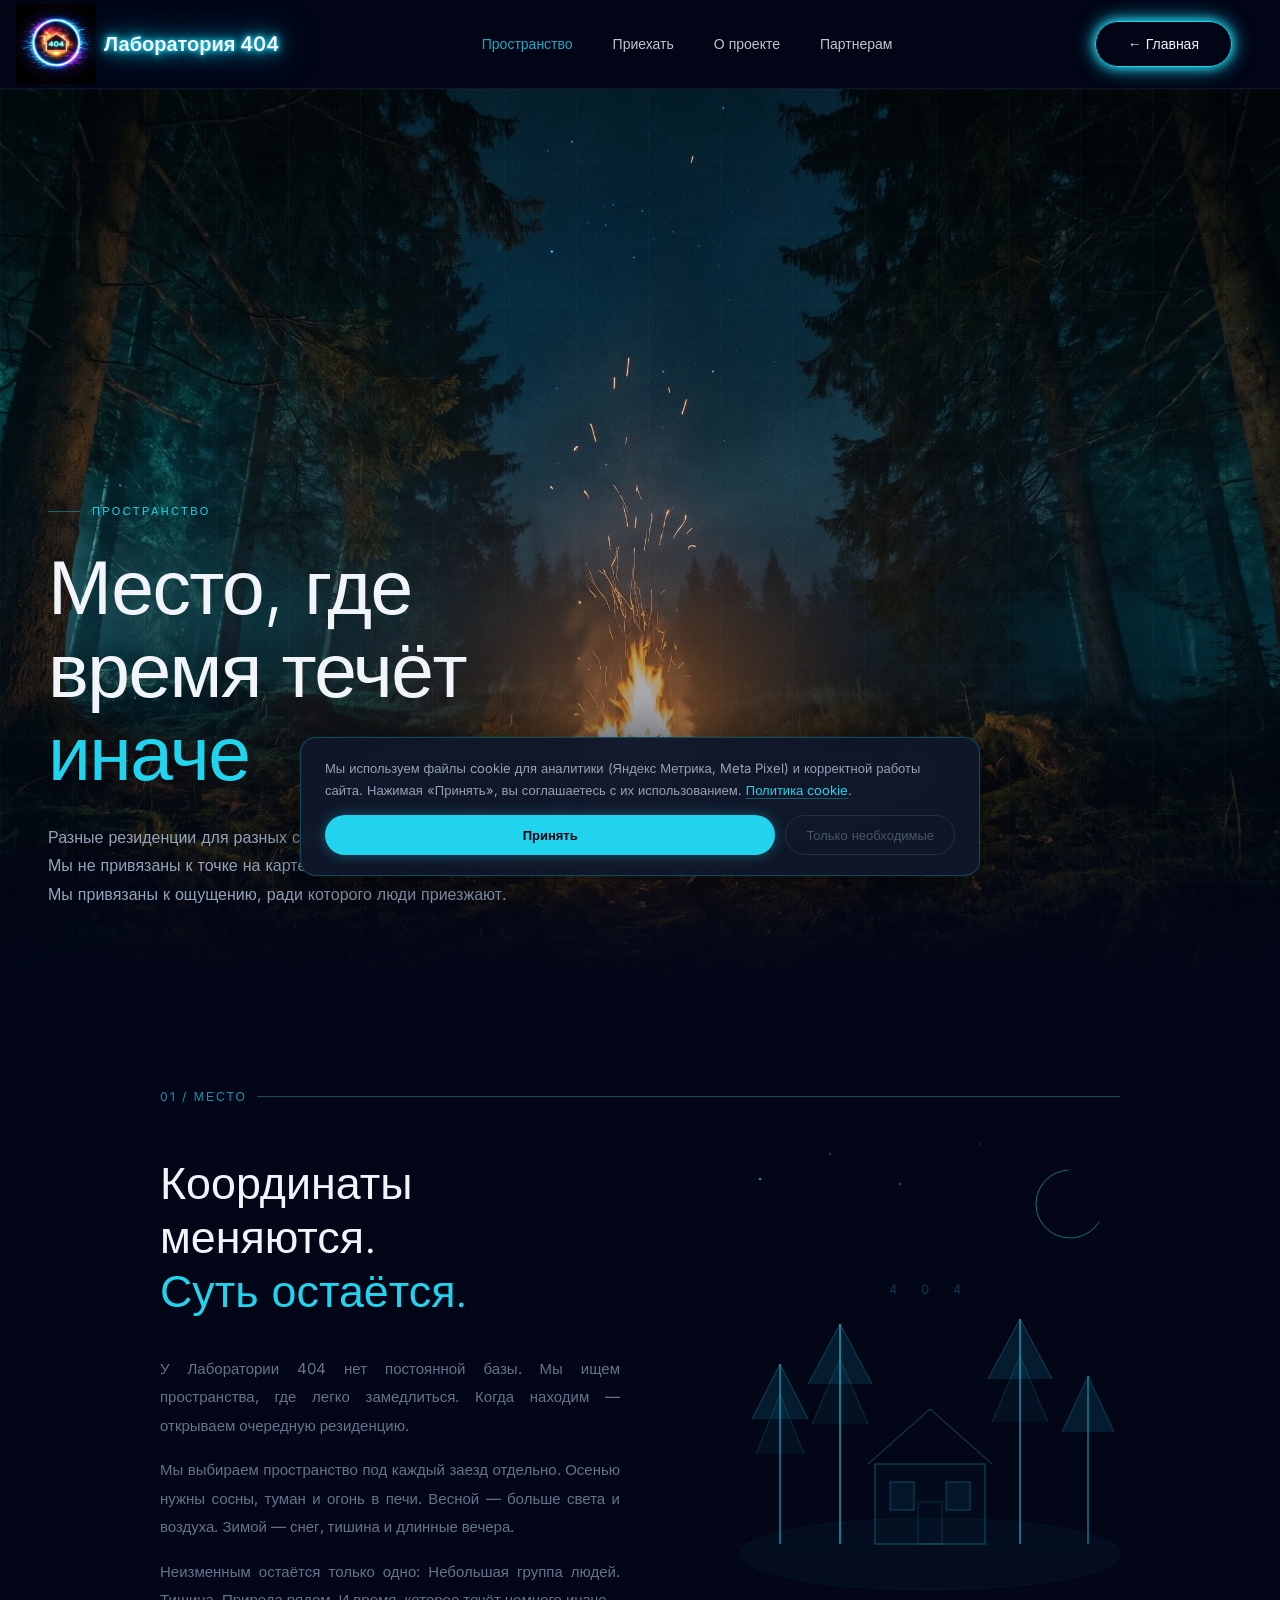
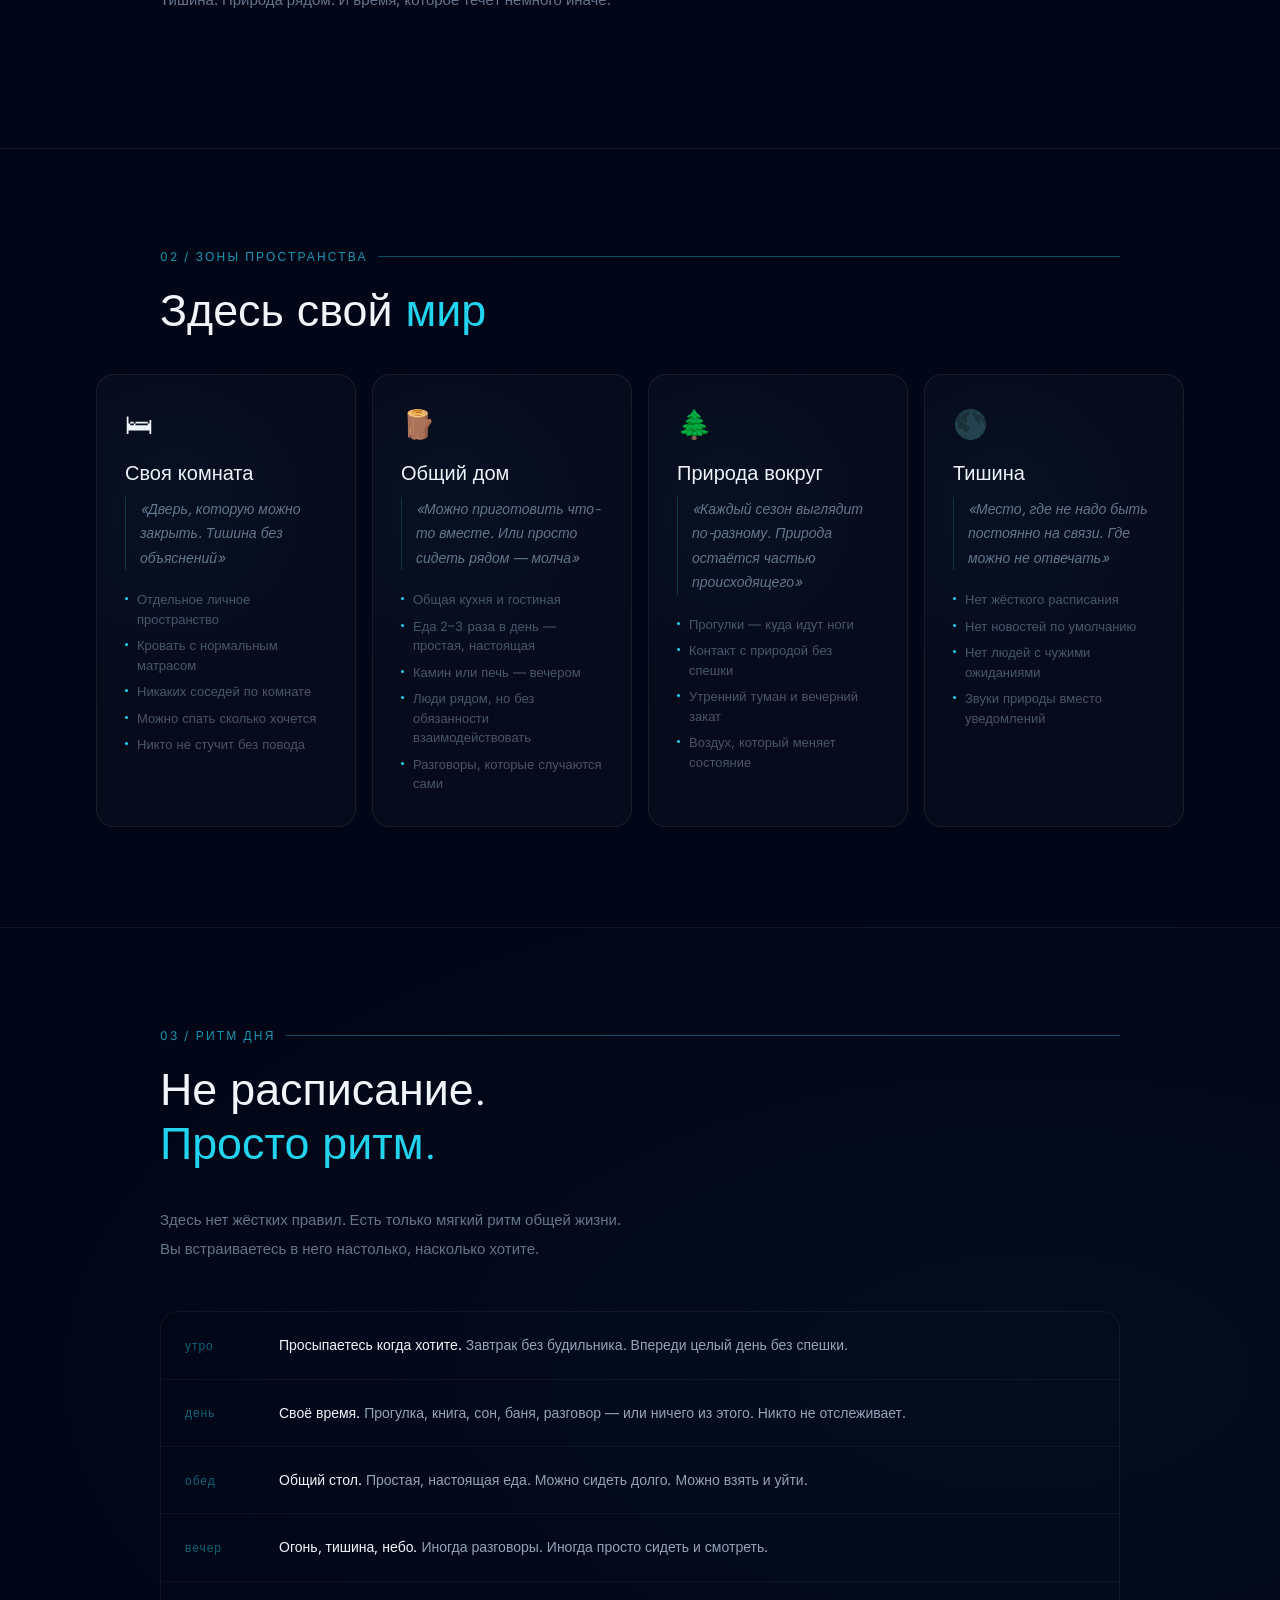
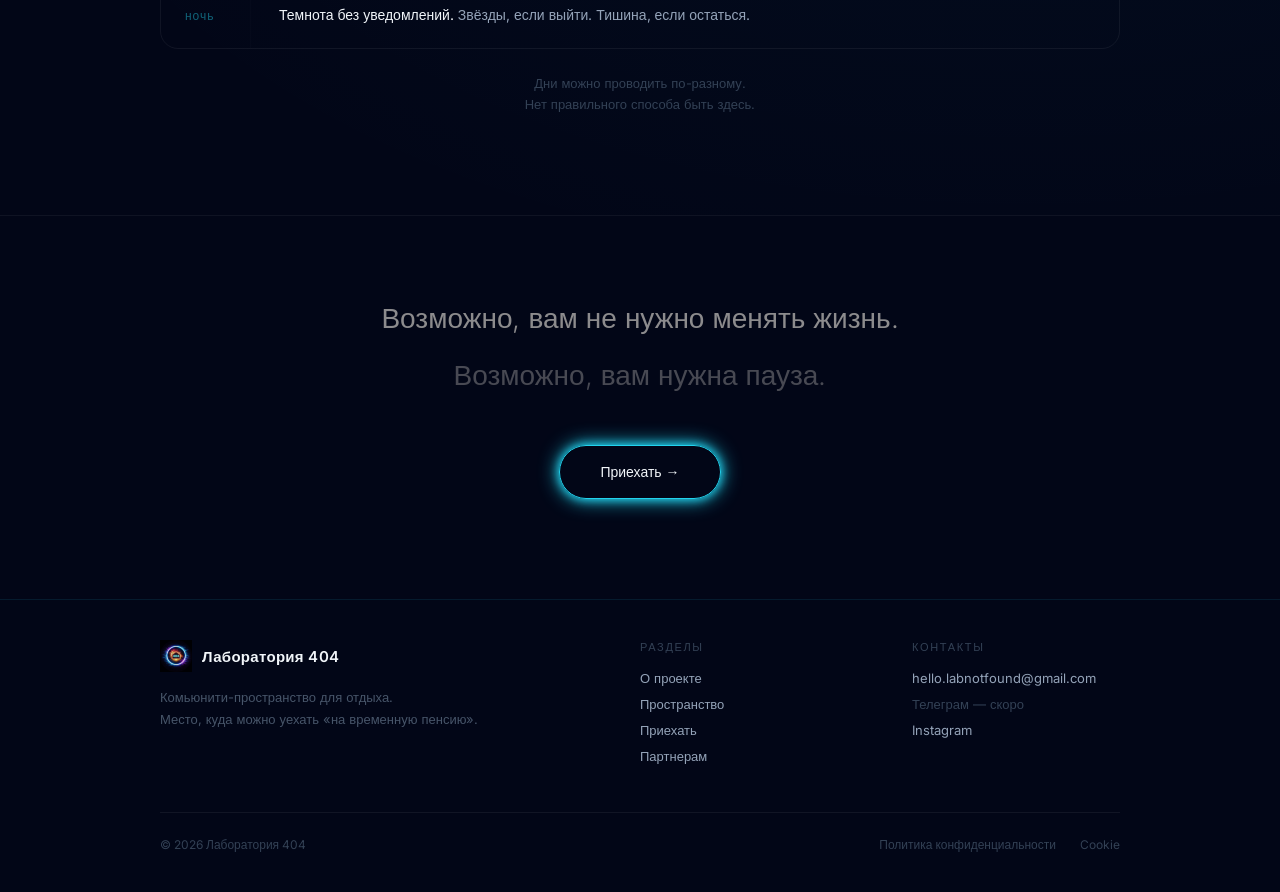
<file: prostranstvo/index.html>
<!DOCTYPE html>
<html lang="ru">
<head>

  <meta charset="UTF-8">
  <meta name="viewport" content="width=device-width, initial-scale=1.0">
  <link rel="preload" as="font" href="/fonts/inter-300.woff2" type="font/woff2" crossorigin>
  <link rel="preload" as="font" href="/fonts/inter-400.woff2" type="font/woff2" crossorigin>
  <link rel="preload" as="font" href="/fonts/inter-600.woff2" type="font/woff2" crossorigin>
  <title>Пространство — Лаборатория 404</title>
  <meta name="description" content="Лаборатория 404 проводит заезды в разных природных локациях. Отдельные комнаты, общий дом, тишина, природа и возможность замедлиться.">
  <link rel="canonical" href="https://labnotfound.ru/prostranstvo/">
  <meta property="og:type" content="website">
  <meta property="og:url" content="https://labnotfound.ru/prostranstvo/">
  <meta property="og:title" content="Пространство — Лаборатория 404">
  <meta property="og:description" content="Лаборатория 404 проводит заезды в разных природных локациях. Отдельные комнаты, общий дом, тишина, природа и возможность замедлиться.">
  <meta property="og:image" content="https://labnotfound.ru/phero.jpg">
  <meta property="og:locale" content="ru_RU">
  <meta property="og:site_name" content="Лаборатория 404">
  <meta name="twitter:card" content="summary_large_image">
  <meta name="twitter:title" content="Пространство — Лаборатория 404">
  <meta name="twitter:description" content="Лаборатория 404 проводит заезды в разных природных локациях. Отдельные комнаты, общий дом, тишина, природа и возможность замедлиться.">
  <meta name="twitter:image" content="https://labnotfound.ru/phero.jpg">
  <link rel="icon" href="/favicon-120.png" type="image/png" sizes="120x120">
  <link rel="icon" href="https://labnotfound.ru/favicon.ico" type="image/x-icon">
  <link rel="apple-touch-icon" sizes="180x180" href="/apple-touch-icon.png">
  <style>
  @font-face { font-family:'Inter'; src:url('/fonts/inter-300.woff2') format('woff2'); font-weight:300; font-style:normal; font-display:swap; }
  @font-face { font-family:'Inter'; src:url('/fonts/inter-400.woff2') format('woff2'); font-weight:400; font-style:normal; font-display:swap; }
  @font-face { font-family:'Inter'; src:url('/fonts/inter-600.woff2') format('woff2'); font-weight:600; font-style:normal; font-display:swap; }
  *, *::before, *::after { box-sizing: border-box; }
  html { overflow-x: hidden; }
  body { margin: 0; padding: 0; overflow-x: hidden; }
  a { color: inherit; text-decoration: none; }
  button { background: transparent; border: none; color: inherit; font-family: inherit; cursor: pointer; padding: 0; }
  img { max-width: 100%; display: block; }
  .flex { display: flex; } .flex-col { flex-direction: column; } .items-center { align-items: center; }
  .justify-between { justify-content: space-between; } .gap-2 { gap: 0.5rem; } .gap-1\.5 { gap: 0.375rem; }
  .px-4 { padding-left:1rem; padding-right:1rem; } .py-1 { padding-top:.25rem; padding-bottom:.25rem; }
  .px-8 { padding-left:2rem; padding-right:2rem; } .px-10 { padding-left:2.5rem; padding-right:2.5rem; }
  .py-3 { padding-top:.75rem; padding-bottom:.75rem; } .py-4 { padding-top:1rem; padding-bottom:1rem; }
  .mr-8 { margin-right:2rem; } .mr-2 { margin-right:.5rem; } .z-50 { z-index:50; }
  .w-20 { width:5rem; } .h-20 { height:5rem; } .w-6 { width:1.5rem; } .h-0\.5 { height:2px; }
  .object-contain { object-fit:contain; } .block { display:block; } .text-sm { font-size:.875rem; line-height:1.25rem; }
  .text-xl { font-size:1.25rem; line-height:1.75rem; } .font-semibold { font-weight:600; }
  .opacity-80 { opacity:.8; } .rounded-full { border-radius:9999px; } .border { border-width:1px; border-style:solid; }
  .border-cyan-400 { border-color:#22d3ee; } .text-cyan-400 { color:#22d3ee; }
  .transition { transition: all .15s ease; } .transition-all { transition: all .15s ease; } .transition-opacity { transition: opacity .15s ease; }
  .hover\:opacity-100:hover { opacity:1; } .hover\:bg-cyan-400:hover { background-color:#22d3ee; } .hover\:text-black:hover { color:#000; }
  .space-x-10 > * + * { margin-left:2.5rem; }
.hidden {
  display: none;
}
.w-6 { width:1.5rem; }
.h-0\.5 { height:2px; }
.bg-white { background-color:#fff; }
.block { display:block; }

  @media (min-width:768px) {
    .md\:hidden { display:none; } .md\:flex { display:flex; } .md\:block { display:block; }
  }
    :root {
      --cyan: #22d3ee; --cyan-dim: rgba(34,211,238,0.15); --cyan-glow: rgba(34,211,238,0.35);
      --bg: #020617; --surface: #0f172a; --text: #f1f5f9; --muted: #64748b; --border: rgba(255,255,255,0.06);
    }
    * { box-sizing: border-box; margin: 0; padding: 0; }
    body { font-family: 'Inter', sans-serif; background: var(--bg); color: var(--text); overflow-x: hidden; }
    .glow-text { text-shadow: 0 0 5px #22d3ee, 0 0 10px #22d3ee, 0 0 20px #22d3ee, 0 0 40px #06b6d4; }
    .glow-btn  { box-shadow: 0 0 10px #22d3ee, 0 0 20px #22d3ee; }
    header { position: sticky; top: 0; z-index: 50; background: rgba(2,6,23,0.88); backdrop-filter: blur(14px); border-bottom: 0.5px solid var(--border); }
    .hero { height: 100vh; display: flex; flex-direction: column; justify-content: flex-end; padding: 0 48px 80px; position: relative; overflow: hidden; background: url('/phero.jpg') center/cover no-repeat; }
    @media (max-width: 768px) { .hero { background: url('/phero_m.jpg') center/cover no-repeat; } }
    .hero::before { content: ""; position: absolute; inset: 0; z-index: 0; background: linear-gradient(to bottom, rgba(2,6,23,0.05) 0%, rgba(2,6,23,0.08) 40%, rgba(2,6,23,0.35) 70%, rgba(2,6,23,0.72) 100%); }
    .hero::after { content: ""; position: absolute; bottom: 0; left: 0; right: 0; height: 160px; z-index: 1; background: linear-gradient(to bottom, transparent, #020617); pointer-events: none; }
    .hero-grid { position: absolute; inset: 0; z-index: 1; background-image: linear-gradient(rgba(34,211,238,0.03) 1px, transparent 1px), linear-gradient(90deg, rgba(34,211,238,0.03) 1px, transparent 1px); background-size: 72px 72px; }
    .hero-content { position: relative; z-index: 3; max-width: 780px; }
    .hero-eyebrow { font-size: 11px; letter-spacing: 0.22em; text-transform: uppercase; color: var(--cyan); margin-bottom: 28px; display: flex; align-items: center; gap: 12px; }
    .hero-eyebrow::before { content:""; width:32px; height:0.5px; background:var(--cyan); opacity:0.4; }
    .hero-h1 { font-size: clamp(42px, 6vw, 78px); font-weight: 300; line-height: 1.08; letter-spacing: -0.02em; color: var(--text); margin-bottom: 28px; }
    .hero-h1 em { font-style: normal; color: var(--cyan); }
    .hero-desc { font-size: 16px; color: #94a3b8; line-height: 1.8; max-width: 520px; }
    .hero-tag { display: inline-block; margin-top: 36px; font-size: 11px; letter-spacing: 0.16em; text-transform: uppercase; color: var(--cyan); }
    .section-num { font-size: 12px; letter-spacing: 0.18em; text-transform: uppercase; color: var(--cyan); opacity: 0.7; margin-bottom: 20px; display: flex; align-items: center; gap: 10px; }
    .section-num::after { content:""; flex:1; height:0.5px; background:rgba(34,211,238,0.5); }
    .reveal { opacity:0; transform:translateY(28px); transition: opacity 0.75s ease, transform 0.75s ease; }
    .reveal.visible { opacity:1; transform:translateY(0); }
    .feel-section { padding: 100px 48px; border-top: 0.5px solid var(--border); }
    .feel-header { max-width: 960px; margin: 0 auto; }
    .feel-track { display: grid; grid-template-columns: repeat(4, 1fr); gap: 16px; padding: 0 48px; }
    .feel-card { background: rgba(255,255,255,0.02); border: 0.5px solid rgba(255,255,255,0.07); border-radius: 18px; padding: 32px 28px; transition: border-color 0.25s, background 0.25s, transform 0.25s; position: relative; overflow: hidden; }
    .feel-card::before { content:""; position:absolute; inset:0; background: radial-gradient(circle at 30% 30%, rgba(34,211,238,0.03), transparent 60%); pointer-events:none; }
    .feel-card:hover { border-color: rgba(34,211,238,0.25); background: rgba(34,211,238,0.02); transform: translateY(-4px); }
    .feel-icon { font-size: 28px; margin-bottom: 20px; display: block; }
    .feel-title { font-size: 20px; font-weight: 300; color: var(--text); margin-bottom: 12px; }
    .feel-quote { font-size: 14px; color: var(--muted); line-height: 1.75; border-left: 1px solid rgba(34,211,238,0.2); padding-left: 14px; font-style: italic; margin-bottom: 20px; }
    .feel-list { display: flex; flex-direction: column; gap: 7px; }
    .feel-list li { font-size: 13px; color: #475569; line-height: 1.5; display: flex; align-items: flex-start; gap: 9px; list-style: none; }
    .feel-list li::before { content:""; width:3px; height:3px; border-radius:50%; background: var(--cyan); margin-top:7px; flex-shrink:0; }
    .landscape-section { padding: 100px 48px; }
    .landscape-inner { max-width: 960px; margin: 0 auto; }
    .landscape-layout { display: grid; grid-template-columns: 1fr 420px; gap: 80px; align-items: center; }
    .section-title { font-size: clamp(28px, 3.5vw, 46px); font-weight: 300; line-height: 1.2; color: var(--text); margin-bottom: 36px; }
    .section-title em { font-style: normal; color: var(--cyan); }
    .body-text { font-size: 15px; color: var(--muted); line-height: 1.9; text-align: justify;}
    .body-text p { margin-bottom: 16px; }
    .body-text p:last-child { margin-bottom: 0; }
    .rhythm-section { padding: 100px 48px; border-top: 0.5px solid var(--border); background: radial-gradient(ellipse 80% 60% at 80% 50%, rgba(34,211,238,0.03), transparent); }
    .rhythm-inner { max-width: 960px; margin: 0 auto; }
    .rhythm-list { display: flex; flex-direction: column; border: 0.5px solid rgba(255,255,255,0.06); border-radius: 18px; overflow: hidden; margin-top: 48px; }
    .rhythm-item { display: grid; grid-template-columns: 90px 1fr; border-bottom: 0.5px solid rgba(255,255,255,0.04); transition: background 0.2s; }
    .rhythm-item:last-child { border-bottom: none; }
    .rhythm-item:hover { background: rgba(34,211,238,0.015); }
    .rhythm-time { padding: 22px 24px; font-size: 12px; letter-spacing: 0.08em; color: var(--cyan); opacity: 0.45; border-right: 0.5px solid rgba(255,255,255,0.04); display: flex; align-items: center; }
    .rhythm-text { padding: 22px 28px; font-size: 14px; color: #94a3b8; line-height: 1.6; }
    .rhythm-text strong { color: var(--text); font-weight: 400; }
    .rhythm-note { margin-top: 24px; font-size: 13px; color: #334155; text-align: center; line-height: 1.6; }
    .cta-section { padding: 80px 0 100px; text-align: center; border-top: 0.5px solid rgba(255,255,255,0.05); }
    .cta-section p { font-size: clamp(18px, 2.5vw, 28px); font-weight: 300; color: #e8e4dc; opacity: 0.6; line-height: 1.6; margin-bottom: 12px; }
    .cta-section p:last-of-type { margin-bottom: 48px; opacity: 0.3; }
    @media (max-width: 900px) {
      .landscape-layout { grid-template-columns: 1fr; gap: 40px; }
      .hero { padding: 0 24px 60px; }
      .hero-svg-wrap { display: flex; justify-content: center; width: 100%; overflow: hidden; }
      .hero-svg-wrap svg { width: 100%; max-width: 340px; height: auto; }
      .landscape-section, .rhythm-section { padding-left: 24px; padding-right: 24px; }
      .feel-section { padding-left: 24px; padding-right: 24px; }
        .section-num {
    font-size: 9px !important;
    letter-spacing: 0.12em !important;
    gap: 8px !important;
  }
        .cta-section {
    padding-left: 24px;
    padding-right: 24px;
  }
        .cta-section p {
    font-size: 16px;
  }
      .feel-header { padding: 0; }
      .feel-track { grid-template-columns: 1fr; padding: 24px 0 0; gap: 12px; }
    }
  </style>
  <script type="application/ld+json">
  {
    "@context": "https://schema.org",
    "@type": "LodgingBusiness",
    "name": "Лаборатория 404",
    "url": "https://labnotfound.ru/prostranstvo/",
    "description": "Лаборатория 404 проводит заезды в разных природных локациях. Отдельные комнаты, общий дом, тишина, природа и возможность замедлиться.",
    "image": "https://labnotfound.ru/phero.jpg",
    "email": "hello.labnotfound@gmail.com",
    "sameAs": [
      "https://www.instagram.com/labnotfound"
    ]
  }
  </script>
</head>
<body>

  <header>
    <div class="flex justify-between items-center px-4 py-1">
      <a href="/" class="flex items-center gap-2" style="text-decoration:none;">
        <img src="/logo.png" alt="Лаборатория 404" class="w-20 h-20 object-contain">
        <div class="text-xl font-semibold glow-text">Лаборатория 404</div>
      </a>
      <button id="burger" aria-label="Открыть меню" class="md:hidden flex flex-col gap-1.5 z-50 mr-2">
        <span class="block w-6 h-0.5 bg-white transition-all"></span>
        <span class="block w-6 h-0.5 bg-white transition-all"></span>
        <span class="block w-6 h-0.5 bg-white transition-all"></span>
      </button>
      <nav class="hidden md:flex space-x-10 text-sm opacity-80">
        <a href="/prostranstvo/" class="text-cyan-400">Пространство</a>
        <a href="/priehat/">Приехать</a>
        <a href="/o-proekte/" class="hover:opacity-100 transition-opacity">О проекте</a>
        <a href="/partneram/">Партнерам</a>
      </nav>
      <a href="/" class="hidden md:block border border-cyan-400 px-8 py-3 rounded-full text-sm hover:bg-cyan-400 hover:text-black transition glow-btn mr-8">← Главная</a>
    </div>
  </header>

  <div id="mobile-menu" style="display:none; position:fixed; inset:0; background:rgba(2,6,23,0.97); z-index:45; flex-direction:column; align-items:center; justify-content:center; gap:32px; font-size:20px;">
    <a href="/" style="color:#f1f5f9; text-decoration:none; opacity:0.8;">Главная</a>
    <a href="/prostranstvo/" style="color:#22d3ee; text-decoration:none;">Пространство</a>
    <a href="/priehat/" style="color:#f1f5f9; text-decoration:none; opacity:0.8;">Приехать</a>
    <a href="/o-proekte/" style="color:#f1f5f9; text-decoration:none; opacity:0.8;">О проекте</a>
    <a href="/partneram/" style="color:#f1f5f9; text-decoration:none; opacity:0.8;">Партнерам</a>
  </div>

  <script>
    const burger = document.getElementById('burger');
    const menu   = document.getElementById('mobile-menu');
    burger.addEventListener('click', () => {
      menu.style.display = (menu.style.display === 'none' || !menu.style.display) ? 'flex' : 'none';
      if (menu.style.display === 'flex') menu.style.flexDirection = 'column';
    });
    menu.querySelectorAll('a').forEach(el => el.addEventListener('click', () => menu.style.display = 'none'));
  </script>

  <section class="hero">
    <div class="hero-grid"></div>
    <div class="hero-content">
      <div class="hero-eyebrow">Пространство</div>
      <h1 class="hero-h1">Место, где<br>время течёт<br><em>иначе</em></h1>
      <p class="hero-desc">
        Разные резиденции для разных сезонов.<br>
        Мы не привязаны к точке на карте.<br>
        Мы привязаны к ощущению, ради которого люди приезжают.
      </p>
    </div>
  </section>

  <section class="landscape-section reveal">
    <div class="landscape-inner">
      <div class="section-num">01 / Место</div>
      <div class="landscape-layout">
        <div>
          <h2 class="section-title">Координаты меняются.<br><em>Суть остаётся.</em></h2>
          <div class="body-text">
            <p>У Лаборатории 404 нет постоянной базы. Мы ищем пространства, где легко замедлиться. Когда находим — открываем очередную резиденцию.</p>
            <p>Мы выбираем пространство под каждый заезд отдельно. Осенью нужны сосны, туман и огонь в печи. Весной — больше света и воздуха. Зимой — снег, тишина и длинные вечера.</p>
            <p>Неизменным остаётся только одно: Небольшая группа людей. Тишина. Природа рядом. И время, которое течёт немного иначе. </p>
          </div>
        </div>
        <div class="hero-svg-wrap">
          <svg width="460" height="520" viewBox="0 0 460 520" fill="none" xmlns="http://www.w3.org/2000/svg">
            <circle cx="370" cy="80" r="34" stroke="rgba(34,211,238,0.5)" stroke-width="1" fill="none"/>
            <circle cx="382" cy="73" r="30" fill="#020617"/>
            <circle cx="60" cy="55" r="1.2" fill="rgba(34,211,238,0.7)"/>
            <circle cx="130" cy="30" r="0.8" fill="rgba(34,211,238,0.6)"/>
            <circle cx="200" cy="60" r="1.0" fill="rgba(34,211,238,0.5)"/>
            <circle cx="280" cy="20" r="0.7" fill="rgba(34,211,238,0.4)"/>
            <ellipse cx="230" cy="430" rx="190" ry="36" fill="rgba(34,211,238,0.03)" stroke="rgba(34,211,238,0.1)" stroke-width="0.5"/>
            <line x1="0" y1="420" x2="460" y2="420" stroke="rgba(34,211,238,0.08)" stroke-width="0.5"/>
            <line x1="80" y1="420" x2="80" y2="240" stroke="rgba(34,211,238,0.8)" stroke-width="1.2"/>
            <path d="M52 295 L80 240 L108 295" stroke="rgba(34,211,238,0.4)" stroke-width="0.7" fill="rgba(34,211,238,0.1)"/>
            <path d="M56 330 L80 270 L104 330" stroke="rgba(34,211,238,0.3)" stroke-width="0.6" fill="rgba(34,211,238,0.05)"/>
            <line x1="140" y1="420" x2="140" y2="200" stroke="rgba(34,211,238,0.8)" stroke-width="1.4"/>
            <path d="M108 260 L140 200 L172 260" stroke="rgba(34,211,238,0.4)" stroke-width="0.7" fill="rgba(34,211,238,0.1)"/>
            <path d="M112 300 L140 235 L168 300" stroke="rgba(34,211,238,0.3)" stroke-width="0.65" fill="rgba(34,211,238,0.05)"/>
            <rect x="175" y="340" width="110" height="80" stroke="rgba(34,211,238,0.45)" stroke-width="0.8" fill="rgba(34,211,238,0.02)"/>
            <path d="M168 340 L230 285 L292 340" stroke="rgba(34,211,238,0.45)" stroke-width="0.8" fill="none"/>
            <rect x="190" y="358" width="24" height="28" stroke="rgba(34,211,238,0.5)" stroke-width="0.6" fill="rgba(34,211,238,0.06)"/>
            <rect x="246" y="358" width="24" height="28" stroke="rgba(34,211,238,0.5)" stroke-width="0.6" fill="rgba(34,211,238,0.06)"/>
            <rect x="218" y="378" width="24" height="42" stroke="rgba(34,211,238,0.3)" stroke-width="0.6" fill="none"/>
            <line x1="320" y1="420" x2="320" y2="195" stroke="rgba(34,211,238,0.8)" stroke-width="1.3"/>
            <path d="M288 255 L320 195 L352 255" stroke="rgba(34,211,238,0.4)" stroke-width="0.7" fill="rgba(34,211,238,0.1)"/>
            <path d="M292 298 L320 232 L348 298" stroke="rgba(34,211,238,0.3)" stroke-width="0.6" fill="rgba(34,211,238,0.05)"/>
            <line x1="388" y1="420" x2="388" y2="252" stroke="rgba(34,211,238,0.8)" stroke-width="1.0"/>
            <path d="M362 308 L388 252 L414 308" stroke="rgba(34,211,238,0.4)" stroke-width="0.6" fill="rgba(34,211,238,0.1)"/>
            <text x="230" y="170" text-anchor="middle" font-family="Inter,monospace" font-size="13" fill="rgba(34,211,238,0.25)" letter-spacing="10">4 0 4</text>
          </svg>
        </div>
      </div>
    </div>
  </section>

    <section class="feel-section reveal">
    <div class="feel-header">
      <div class="section-num">02 / Зоны пространства</div>
      <h2 class="section-title" style="max-width:640px;">Здесь свой <em>мир</em></h2>
    </div>
    <div class="feel-track" id="feelTrack">
      <div class="feel-card">
        <span class="feel-icon">🛏</span>
        <div class="feel-title">Своя комната</div>
        <div class="feel-quote">«Дверь, которую можно закрыть. Тишина без объяснений»</div>
        <ul class="feel-list">
          <li>Отдельное личное пространство</li>
          <li>Кровать с нормальным матрасом</li>
          <li>Никаких соседей по комнате</li>
          <li>Можно спать сколько хочется</li>
          <li>Никто не стучит без повода</li>
        </ul>
      </div>
      <div class="feel-card">
        <span class="feel-icon">🪵</span>
        <div class="feel-title">Общий дом</div>
        <div class="feel-quote">«Можно приготовить что-то вместе. Или просто сидеть рядом — молча»</div>
        <ul class="feel-list">
          <li>Общая кухня и гостиная</li>
          <li>Еда 2–3 раза в день — простая, настоящая</li>
          <li>Камин или печь — вечером</li>
          <li>Люди рядом, но без обязанности взаимодействовать</li>
          <li>Разговоры, которые случаются сами</li>
        </ul>
      </div>
      <div class="feel-card">
        <span class="feel-icon">🌲</span>
        <div class="feel-title">Природа вокруг</div>
        <div class="feel-quote">«Каждый сезон выглядит по-разному. Природа остаётся частью происходящего»</div>
        <ul class="feel-list">
          <li>Прогулки — куда идут ноги</li>
          <li>Контакт с природой без спешки</li>
          <li>Утренний туман и вечерний закат</li>
          <li>Воздух, который меняет состояние</li>
        </ul>
      </div>
      <div class="feel-card">
        <span class="feel-icon">🌑</span>
        <div class="feel-title">Тишина</div>
        <div class="feel-quote">«Место, где не надо быть постоянно на связи. Где можно не отвечать»</div>
        <ul class="feel-list">
          <li>Нет жёсткого расписания</li>
          <li>Нет новостей по умолчанию</li>
          <li>Нет людей с чужими ожиданиями</li>
          <li>Звуки природы вместо уведомлений</li>
        </ul>
      </div>
    </div>
  </section>

  <section class="rhythm-section reveal">
    <div class="rhythm-inner">
      <div class="section-num">03 / Ритм дня</div>
      <h2 class="section-title">Не расписание.<br><em>Просто ритм.</em></h2>
      <p class="body-text" style="max-width:520px;">Здесь нет жёстких правил. Есть только мягкий ритм общей жизни. <br>Вы встраиваетесь в него настолько, насколько хотите.</p>
      <div class="rhythm-list">
        <div class="rhythm-item"><div class="rhythm-time">утро</div><div class="rhythm-text"><strong>Просыпаетесь когда хотите.</strong> Завтрак без будильника. Впереди целый день без спешки.</div></div>
        <div class="rhythm-item"><div class="rhythm-time">день</div><div class="rhythm-text"><strong>Своё время.</strong> Прогулка, книга, сон, баня, разговор — или ничего из этого. Никто не отслеживает.</div></div>
        <div class="rhythm-item"><div class="rhythm-time">обед</div><div class="rhythm-text"><strong>Общий стол.</strong> Простая, настоящая еда. Можно сидеть долго. Можно взять и уйти.</div></div>
        <div class="rhythm-item"><div class="rhythm-time">вечер</div><div class="rhythm-text"><strong>Огонь, тишина, небо.</strong> Иногда разговоры. Иногда просто сидеть и смотреть.</div></div>
        <div class="rhythm-item"><div class="rhythm-time">ночь</div><div class="rhythm-text"><strong>Темнота без уведомлений.</strong> Звёзды, если выйти. Тишина, если остаться.</div></div>
      </div>
      <p class="rhythm-note">Дни можно проводить по-разному.<br>Нет правильного способа быть здесь.</p>
    </div>
  </section>

  <!-- CTA -->
  <section class="cta-section reveal">
    <p>Возможно, вам не нужно менять жизнь.</p>
    <p>Возможно, вам нужна пауза.</p>
    <a href="/priehat/" class="border border-cyan-400 px-10 py-4 rounded-full text-sm hover:bg-cyan-400 hover:text-black transition glow-btn" style="text-decoration:none; display:inline-block;">
      Приехать →
    </a>
  </section>

  <script>
    const reveals = document.querySelectorAll('.reveal');
    const observer = new IntersectionObserver(entries => {
      entries.forEach(entry => {
        if (entry.isIntersecting) { entry.target.classList.add('visible'); observer.unobserve(entry.target); }
      });
    }, { threshold: 0.08 });
    reveals.forEach(el => observer.observe(el));
  </script>

<div id="site-footer"></div>
<script>
  fetch('/footer.html')
    .then(r => r.text())
    .then(html => { document.getElementById('site-footer').outerHTML = html; });
</script>

<!-- Cookie-баннер + Яндекс Метрика -->
<script src="/cookie-banner.js"></script>

</body>
</html>
</file>
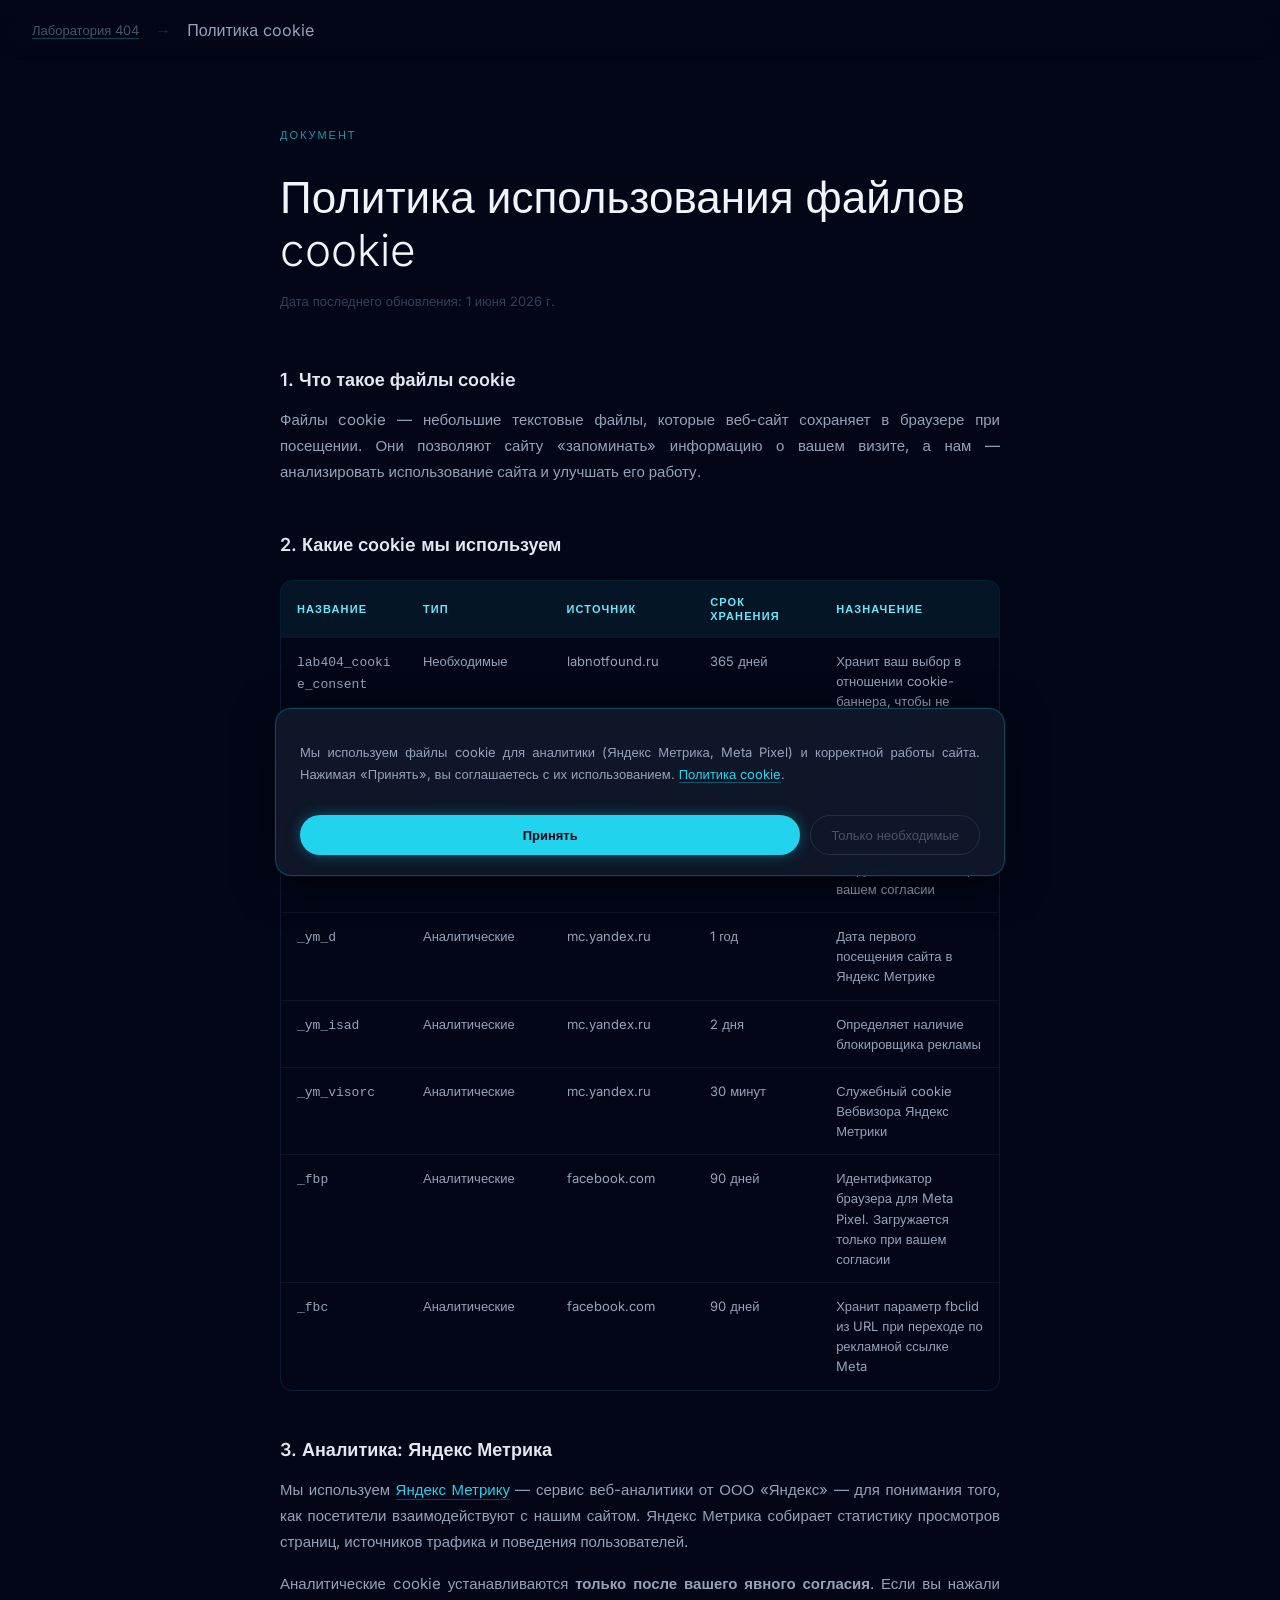
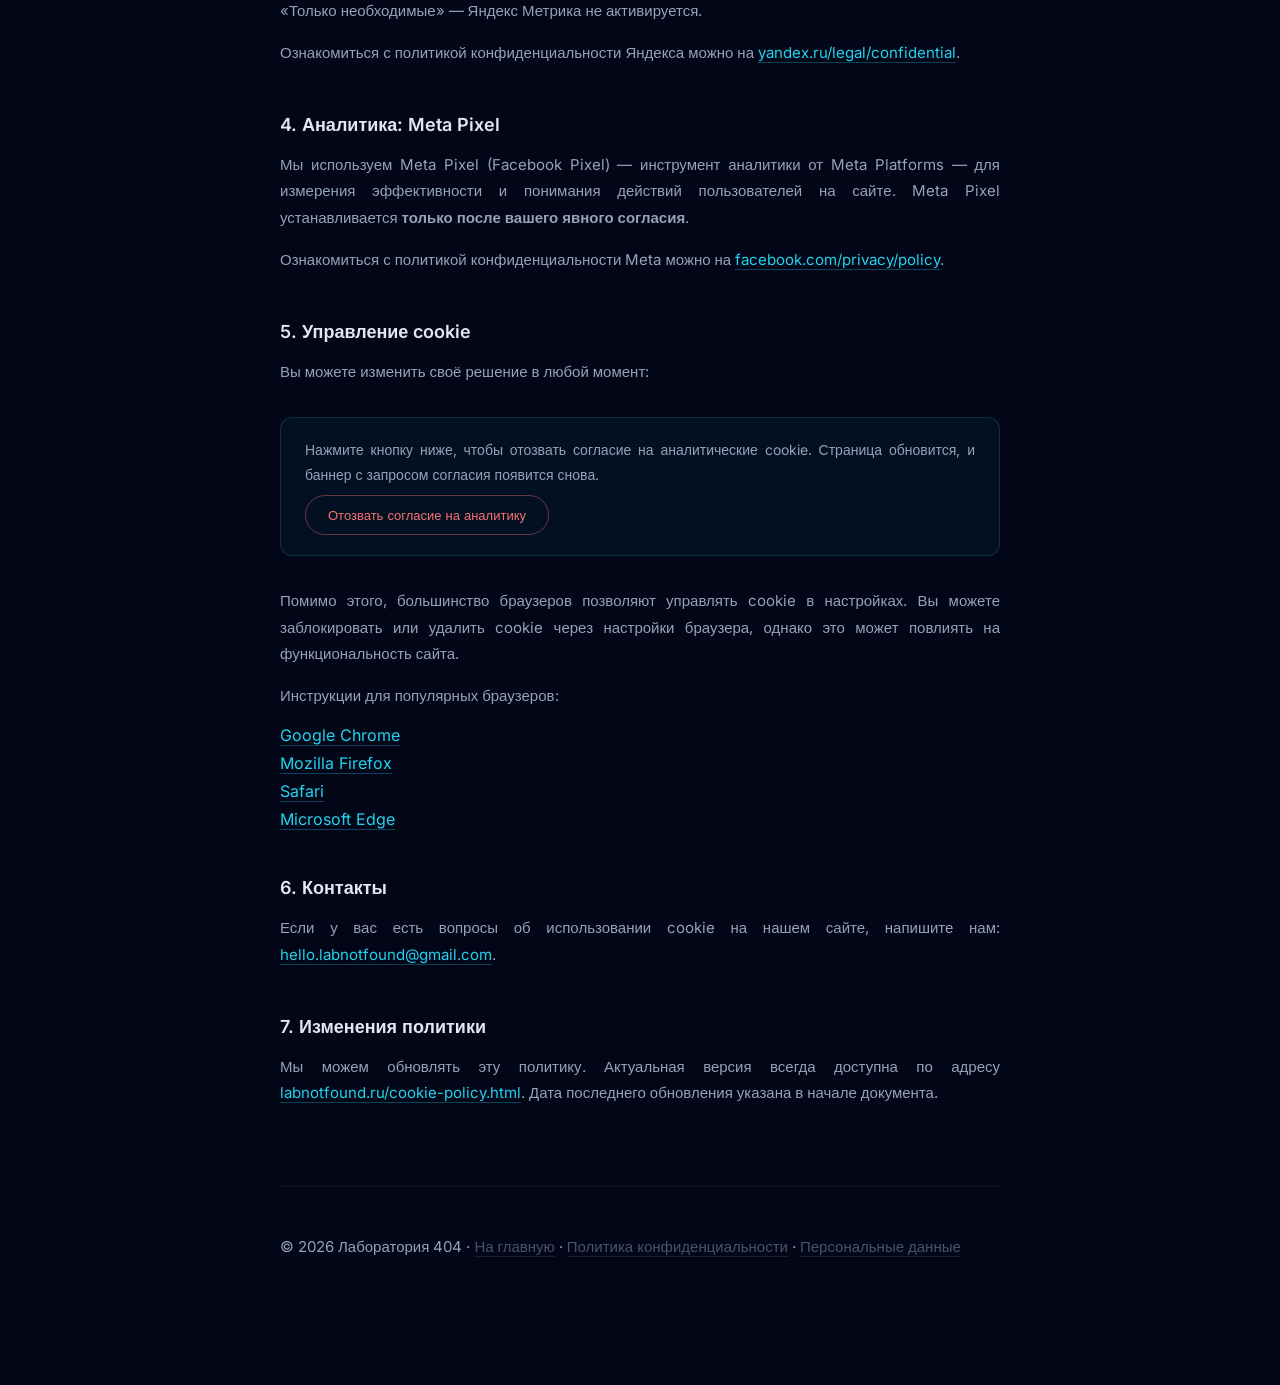
<file: cookie-policy.html>
<!DOCTYPE html>
<html lang="ru">
<head>

<!-- cookie-policy.html -->
  <meta charset="UTF-8">
  <meta name="viewport" content="width=device-width, initial-scale=1.0">

  <link rel="preload" as="font" href="/fonts/inter-300.woff2" type="font/woff2" crossorigin>
  <link rel="preload" as="font" href="/fonts/inter-400.woff2" type="font/woff2" crossorigin>
  <link rel="preload" as="font" href="/fonts/inter-600.woff2" type="font/woff2" crossorigin>

  <title>Политика cookie — Лаборатория 404</title>
  <meta name="description" content="Политика использования файлов cookie на сайте Лаборатория 404.">

  <link rel="canonical" href="https://labnotfound.ru/cookie-policy.html">
  <meta name="robots" content="noindex, follow">

  <link rel="icon" type="image/png" href="/logo.png">
  <link rel="apple-touch-icon" href="/logo.png">

  <style>
  @font-face { font-family:'Inter'; src:url('/fonts/inter-300.woff2') format('woff2'); font-weight:300; font-style:normal; font-display:swap; }
  @font-face { font-family:'Inter'; src:url('/fonts/inter-400.woff2') format('woff2'); font-weight:400; font-style:normal; font-display:swap; }
  @font-face { font-family:'Inter'; src:url('/fonts/inter-600.woff2') format('woff2'); font-weight:600; font-style:normal; font-display:swap; }
    body {
      font-family: 'Inter', sans-serif;
      background: #020617;
      color: #cbd5e1;
      min-height: 100vh;
    }

    /* ── Навигация (упрощённая, единый стиль с сайтом) ── */
    .top-nav {
      position: fixed;
      top: 0; left: 0; right: 0;
      z-index: 100;
      padding: 20px 32px;
      display: flex;
      align-items: center;
      gap: 16px;
      background: linear-gradient(to bottom, rgba(2,6,23,0.95), transparent);
      backdrop-filter: blur(8px);
    }
    .top-nav a {
      color: #475569;
      text-decoration: none;
      font-size: 13px;
      transition: color 0.2s;
    }
    .top-nav a:hover { color: #22d3ee; }
    .top-nav .sep { color: #1e293b; }
    .top-nav .current { color: #94a3b8; }

    /* ── Основной контент ── */
    .page-wrap {
      max-width: 720px;
      margin: 0 auto;
      padding: 120px 24px 100px;
    }

    /* ── Заголовок ── */
    .page-eyebrow {
      font-size: 11px;
      letter-spacing: 0.18em;
      text-transform: uppercase;
      color: #22d3ee;
      opacity: 0.7;
      margin-bottom: 20px;
    }
    h1 {
      font-size: clamp(28px, 5vw, 44px);
      font-weight: 300;
      line-height: 1.2;
      color: #f1f5f9;
      margin-bottom: 12px;
    }
    .page-updated {
      font-size: 13px;
      color: #334155;
      margin-bottom: 56px;
    }

    /* ── Типографика документа ── */
    h2 {
      font-size: 18px;
      font-weight: 600;
      color: #e2e8f0;
      margin: 48px 0 16px;
    }
    h2:first-of-type { margin-top: 0; }

    p {
      font-size: 15px;
      line-height: 1.75;
      color: #94a3b8;
      margin-bottom: 16px;
      text-align: justify;
      hyphens: auto;
    }

    a {
      color: #22d3ee;
      text-decoration: none;
      border-bottom: 1px solid rgba(34,211,238,0.3);
      transition: border-color 0.2s;
    }
    a:hover { border-color: #22d3ee; }

    /* ── Таблица cookie ── */
    .cookie-table-wrap {
      overflow-x: auto;
      margin: 24px 0;
      border-radius: 12px;
      border: 1px solid rgba(34,211,238,0.12);
    }
    table {
      width: 100%;
      border-collapse: collapse;
      font-size: 13px;
      table-layout: fixed;
    }
    thead th {
      background: rgba(34,211,238,0.07);
      color: #67e8f9;
      font-weight: 600;
      font-size: 11px;
      letter-spacing: 0.1em;
      text-transform: uppercase;
      padding: 14px 16px;
      text-align: left;
      word-break: break-word;
    }
    thead th:nth-child(1) { width: 17%; }
    thead th:nth-child(2) { width: 20%; }
    thead th:nth-child(3) { width: 20%; }
    thead th:nth-child(4) { width: 17%; }
    thead th:nth-child(5) { width: 26%; }
    tbody td {
      padding: 13px 16px;
      color: #94a3b8;
      border-top: 1px solid rgba(255,255,255,0.05);
      vertical-align: top;
      line-height: 1.55;
      word-break: break-word;
    }
    tbody tr:hover td {
      background: rgba(34,211,238,0.03);
    }

    /* ── Инфо-блок ── */
    .info-block {
      background: rgba(34,211,238,0.05);
      border: 1px solid rgba(34,211,238,0.18);
      border-radius: 12px;
      padding: 20px 24px;
      margin: 32px 0;
    }
    .info-block p {
      margin: 0;
      font-size: 14px;
    }

    /* ── Кнопка отзыва согласия ── */
    .revoke-btn {
      display: inline-block;
      background: transparent;
      color: #f87171;
      border: 1px solid rgba(248,113,113,0.4);
      border-radius: 99px;
      padding: 11px 22px;
      font-family: 'Inter', sans-serif;
      font-size: 13px;
      font-weight: 400;
      cursor: pointer;
      transition: background 0.2s, border-color 0.2s;
      margin-top: 8px;
    }
    .revoke-btn:hover {
      background: rgba(248,113,113,0.08);
      border-color: rgba(248,113,113,0.7);
    }
    #revoke-status {
      font-size: 13px;
      color: #4ade80;
      margin-top: 12px;
      display: none;
    }

    /* ── Разделитель ── */
    .doc-divider {
      height: 1px;
      background: rgba(255,255,255,0.06);
      margin: 48px 0;
    }

    /* ── Подвал страницы ── */
    .page-footer {
      margin-top: 80px;
      padding-top: 32px;
      border-top: 1px solid rgba(255,255,255,0.06);
      font-size: 12px;
      color: #334155;
      line-height: 1.6;
    }
    .page-footer a { color: #475569; border-bottom-color: rgba(71,85,105,0.3); }
    .page-footer a:hover { color: #94a3b8; }
  </style>
</head>
<body>

<!-- Навигация -->
<nav class="top-nav">
  <a href="/">Лаборатория 404</a>
  <span class="sep">→</span>
  <span class="current">Политика cookie</span>
</nav>

<!-- Контент -->
<div class="page-wrap">

  <div class="page-eyebrow">Документ</div>
  <h1>Политика использования&nbsp;файлов cookie</h1>
  <p class="page-updated">Дата последнего обновления: 1 июня 2026 г.</p>

  <!-- 1 -->
  <h2>1. Что такое файлы cookie</h2>
  <p>
    Файлы cookie — небольшие текстовые файлы, которые веб-сайт сохраняет в браузере
    при посещении. Они позволяют сайту «запоминать» информацию о вашем визите,
    а нам — анализировать использование сайта и улучшать его работу.
  </p>

  <!-- 2 -->
  <h2>2. Какие cookie мы используем</h2>

  <div class="cookie-table-wrap">
    <table>
      <thead>
        <tr>
          <th>Название</th>
          <th>Тип</th>
          <th>Источник</th>
          <th>Срок хранения</th>
          <th>Назначение</th>
        </tr>
      </thead>
      <tbody>
        <tr>
          <td><code>lab404_cookie_consent</code></td>
          <td>Необходимые</td>
          <td>labnotfound.ru</td>
          <td>365 дней</td>
          <td>Хранит ваш выбор в отношении cookie-баннера, чтобы не показывать его повторно</td>
        </tr>
        <tr>
          <td><code>_ym_uid</code></td>
          <td>Аналитические</td>
          <td>mc.yandex.ru</td>
          <td>1 год</td>
          <td>Уникальный идентификатор пользователя для Яндекс Метрики. Загружается только при вашем согласии</td>
        </tr>
        <tr>
          <td><code>_ym_d</code></td>
          <td>Аналитические</td>
          <td>mc.yandex.ru</td>
          <td>1 год</td>
          <td>Дата первого посещения сайта в Яндекс Метрике</td>
        </tr>
        <tr>
          <td><code>_ym_isad</code></td>
          <td>Аналитические</td>
          <td>mc.yandex.ru</td>
          <td>2 дня</td>
          <td>Определяет наличие блокировщика рекламы</td>
        </tr>
        <tr>
          <td><code>_ym_visorc</code></td>
          <td>Аналитические</td>
          <td>mc.yandex.ru</td>
          <td>30 минут</td>
          <td>Служебный cookie Вебвизора Яндекс Метрики</td>
        </tr>
        <tr>
          <td><code>_fbp</code></td>
          <td>Аналитические</td>
          <td>facebook.com</td>
          <td>90 дней</td>
          <td>Идентификатор браузера для Meta Pixel. Загружается только при вашем согласии</td>
        </tr>
        <tr>
          <td><code>_fbc</code></td>
          <td>Аналитические</td>
          <td>facebook.com</td>
          <td>90 дней</td>
          <td>Хранит параметр fbclid из URL при переходе по рекламной ссылке Meta</td>
        </tr>
      </tbody>
    </table>
  </div>

  <!-- 3 -->
  <h2>3. Аналитика: Яндекс Метрика</h2>
  <p>
    Мы используем <a href="https://metrika.yandex.ru/" target="_blank" rel="noopener noreferrer">Яндекс Метрику</a>
    — сервис веб-аналитики от ООО «Яндекс» — для понимания того, как посетители
    взаимодействуют с нашим сайтом. Яндекс Метрика собирает статистику просмотров страниц,
    источников трафика и поведения пользователей.
  </p>
  <p>
    Аналитические cookie устанавливаются <strong>только после вашего явного согласия</strong>.
    Если вы нажали «Только необходимые» — Яндекс Метрика не активируется.
  </p>
  <p>
    Ознакомиться с политикой конфиденциальности Яндекса можно на
    <a href="https://yandex.ru/legal/confidential/" target="_blank" rel="noopener noreferrer">yandex.ru/legal/confidential</a>.
  </p>

  <!-- 4 -->
  <h2>4. Аналитика: Meta Pixel</h2>
  <p>
    Мы используем Meta Pixel (Facebook Pixel) — инструмент аналитики от Meta Platforms —
    для измерения эффективности и понимания действий пользователей на сайте.
    Meta Pixel устанавливается <strong>только после вашего явного согласия</strong>.
  </p>
  <p>
    Ознакомиться с политикой конфиденциальности Meta можно на
    <a href="https://www.facebook.com/privacy/policy/" target="_blank" rel="noopener noreferrer">facebook.com/privacy/policy</a>.
  </p>

  <!-- 5 -->
  <h2>5. Управление cookie</h2>
  <p>
    Вы можете изменить своё решение в любой момент:
  </p>

  <div class="info-block">
    <p>
      Нажмите кнопку ниже, чтобы отозвать согласие на аналитические cookie.
      Страница обновится, и баннер с запросом согласия появится снова.
    </p>
    <button class="revoke-btn" id="revoke-consent-btn" onclick="revokeConsent()">
      Отозвать согласие на аналитику
    </button>
    <div id="revoke-status">Согласие отозвано. Страница обновится…</div>
  </div>

  <p>
    Помимо этого, большинство браузеров позволяют управлять cookie в настройках.
    Вы можете заблокировать или удалить cookie через настройки браузера,
    однако это может повлиять на функциональность сайта.
  </p>
  <p>Инструкции для популярных браузеров:</p>
  <ul style="list-style:none;padding:0;margin:0 0 16px;display:flex;flex-direction:column;gap:8px;">
    <li><a href="https://support.google.com/chrome/answer/95647" target="_blank" rel="noopener noreferrer">Google Chrome</a></li>
    <li><a href="https://support.mozilla.org/ru/kb/vklyuchenie-i-otklyuchenie-kukov-dlya-sajtov" target="_blank" rel="noopener noreferrer">Mozilla Firefox</a></li>
    <li><a href="https://support.apple.com/ru-ru/guide/safari/sfri11471/mac" target="_blank" rel="noopener noreferrer">Safari</a></li>
    <li><a href="https://support.microsoft.com/ru-ru/microsoft-edge/файлы-cookie-в-microsoft-edge-1fe8d525-0c8a-0f0a-f2c5-b34f33e02dde" target="_blank" rel="noopener noreferrer">Microsoft Edge</a></li>
  </ul>

  <!-- 6 -->
  <h2>6. Контакты</h2>
  <p>
    Если у вас есть вопросы об использовании cookie на нашем сайте,
    напишите нам: <a href="mailto:hello.labnotfound@gmail.com">hello.labnotfound@gmail.com</a>.
  </p>

  <!-- 7 -->
  <h2>7. Изменения политики</h2>
  <p>
    Мы можем обновлять эту политику. Актуальная версия всегда доступна по адресу
    <a href="/cookie-policy.html">labnotfound.ru/cookie-policy.html</a>.
    Дата последнего обновления указана в начале документа.
  </p>

  <!-- Подвал -->
  <div class="page-footer">
    <p>
      © 2026 Лаборатория 404 ·
      <a href="/">На главную</a> ·
      <a href="/privacy-policy.html">Политика конфиденциальности</a> ·
      <a href="/personal-data-policy.html">Персональные данные</a>
    </p>
  </div>

</div>

<!-- Cookie-баннер (тот же скрипт) -->
<script src="/cookie-banner.js"></script>

<script>
  function revokeConsent() {
    // Удаляем cookie согласия
    document.cookie = 'lab404_cookie_consent=;expires=Thu, 01 Jan 1970 00:00:00 GMT;path=/;SameSite=Lax';
    var status = document.getElementById('revoke-status');
    status.style.display = 'block';
    setTimeout(function () { window.location.reload(); }, 1500);
  }
</script>

</body>
</html>
</file>
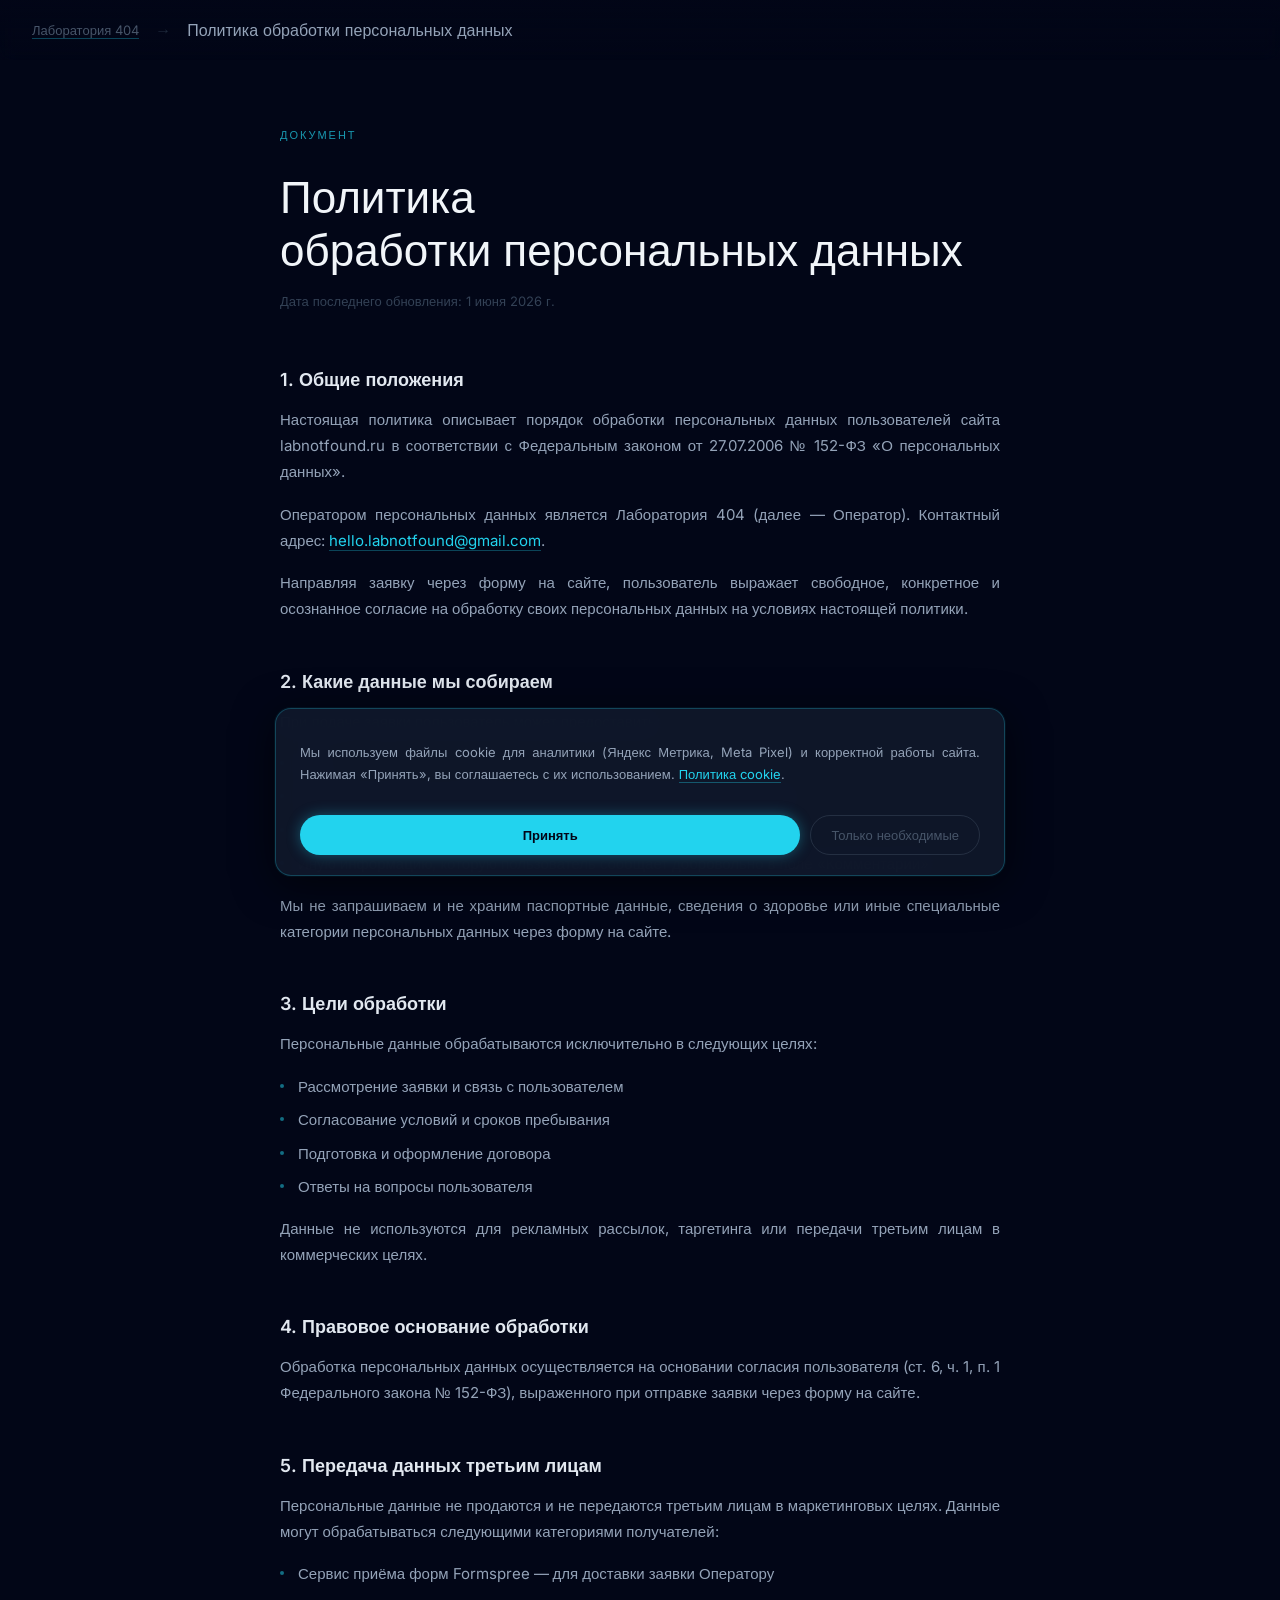
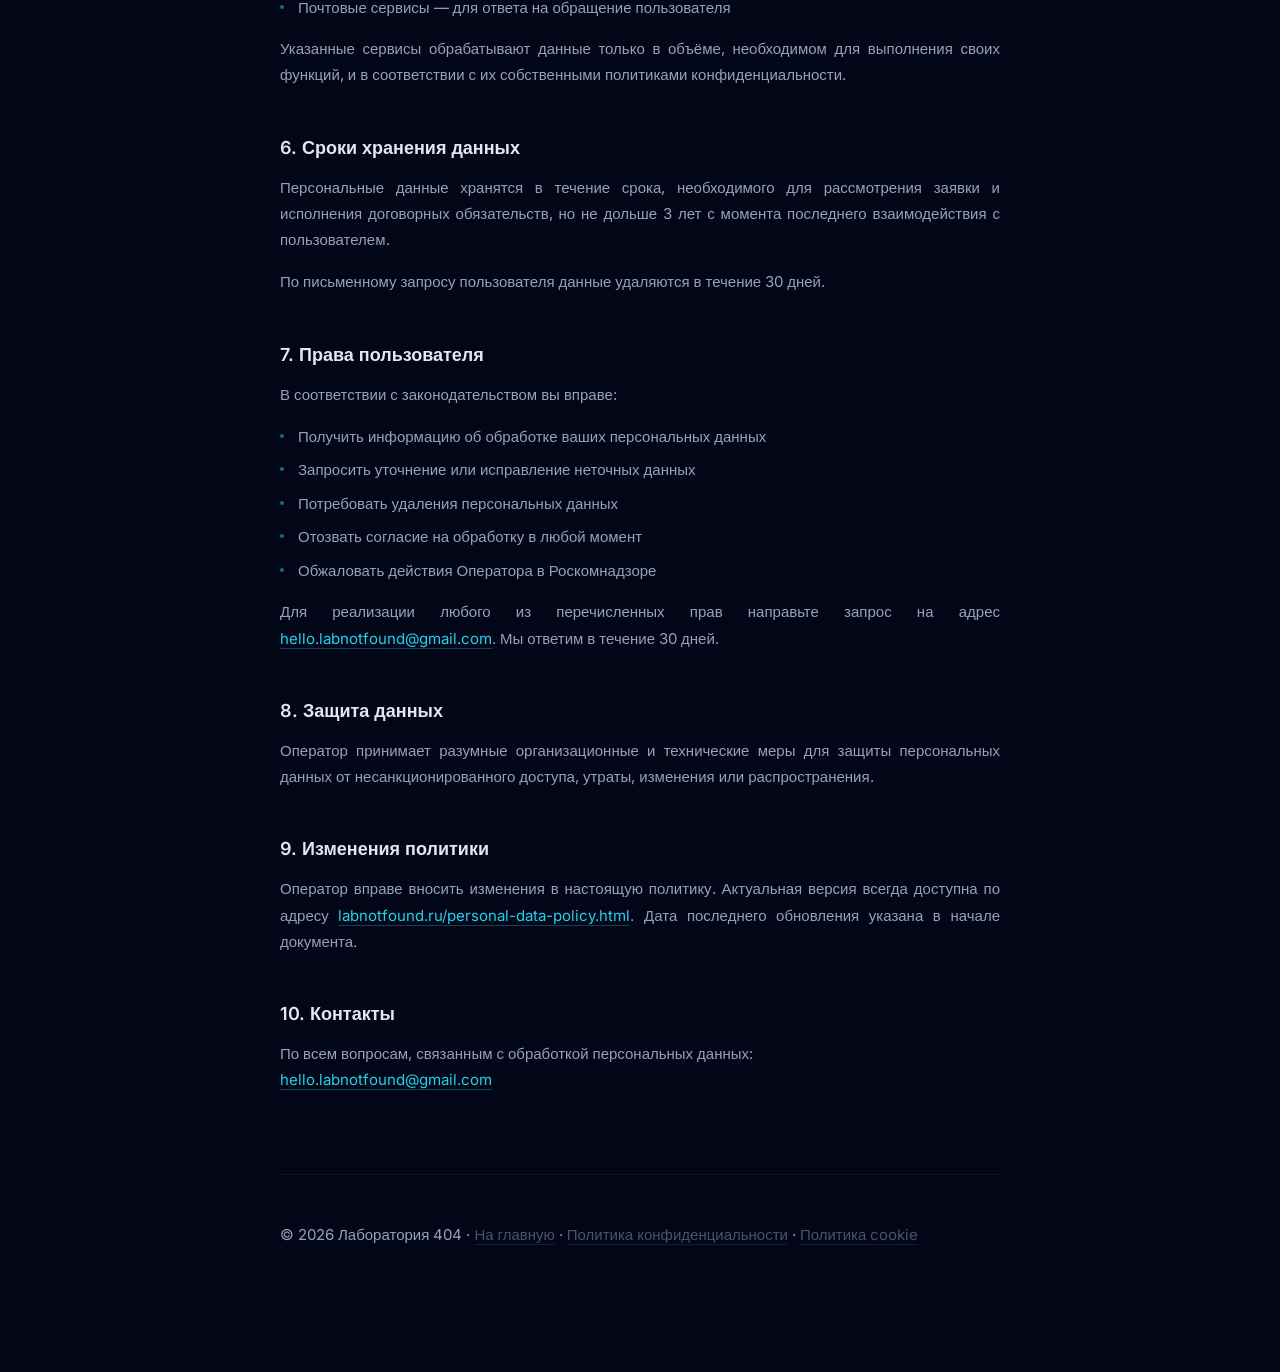
<file: personal-data-policy.html>
<!DOCTYPE html>
<html lang="ru">
<head>

<!-- personal-data-policy.html -->
  <meta charset="UTF-8">
  <meta name="viewport" content="width=device-width, initial-scale=1.0">

  <link rel="preload" as="font" href="/fonts/inter-300.woff2" type="font/woff2" crossorigin>
  <link rel="preload" as="font" href="/fonts/inter-400.woff2" type="font/woff2" crossorigin>
  <link rel="preload" as="font" href="/fonts/inter-600.woff2" type="font/woff2" crossorigin>

  <title>Политика обработки персональных данных — Лаборатория 404</title>
  <meta name="description" content="Политика обработки персональных данных сайта Лаборатория 404 — порядок сбора, хранения и использования данных пользователей.">

  <link rel="canonical" href="https://labnotfound.ru/personal-data-policy.html">
  <meta name="robots" content="noindex, follow">

  <link rel="icon" type="image/png" href="/logo.png">
  <link rel="apple-touch-icon" href="/logo.png">

  <style>
  @font-face { font-family:'Inter'; src:url('/fonts/inter-300.woff2') format('woff2'); font-weight:300; font-style:normal; font-display:swap; }
  @font-face { font-family:'Inter'; src:url('/fonts/inter-400.woff2') format('woff2'); font-weight:400; font-style:normal; font-display:swap; }
  @font-face { font-family:'Inter'; src:url('/fonts/inter-600.woff2') format('woff2'); font-weight:600; font-style:normal; font-display:swap; }
    body {
      font-family: 'Inter', sans-serif;
      background: #020617;
      color: #cbd5e1;
      min-height: 100vh;
    }

    .top-nav {
      position: fixed;
      top: 0; left: 0; right: 0;
      z-index: 100;
      padding: 20px 32px;
      display: flex;
      align-items: center;
      gap: 16px;
      background: linear-gradient(to bottom, rgba(2,6,23,0.95), transparent);
      backdrop-filter: blur(8px);
    }
    .top-nav a {
      color: #475569;
      text-decoration: none;
      font-size: 13px;
      transition: color 0.2s;
    }
    .top-nav a:hover { color: #22d3ee; }
    .top-nav .sep { color: #1e293b; }
    .top-nav .current { color: #94a3b8; }

    .page-wrap {
      max-width: 720px;
      margin: 0 auto;
      padding: 120px 24px 100px;
    }

    .page-eyebrow {
      font-size: 11px;
      letter-spacing: 0.18em;
      text-transform: uppercase;
      color: #22d3ee;
      opacity: 0.7;
      margin-bottom: 20px;
    }
    h1 {
      font-size: clamp(28px, 5vw, 44px);
      font-weight: 300;
      line-height: 1.2;
      color: #f1f5f9;
      margin-bottom: 12px;
    }
    .page-updated {
      font-size: 13px;
      color: #334155;
      margin-bottom: 56px;
    }

    h2 {
      font-size: 18px;
      font-weight: 600;
      color: #e2e8f0;
      margin: 48px 0 16px;
    }
    h2:first-of-type { margin-top: 0; }

    p {
      font-size: 15px;
      line-height: 1.75;
      color: #94a3b8;
      margin-bottom: 16px;
      text-align: justify;
      hyphens: auto;
    }

    a {
      color: #22d3ee;
      text-decoration: none;
      border-bottom: 1px solid rgba(34,211,238,0.3);
      transition: border-color 0.2s;
    }
    a:hover { border-color: #22d3ee; }

    ul {
      margin: 0 0 16px;
      padding: 0;
      list-style: none;
      display: flex;
      flex-direction: column;
      gap: 8px;
    }
    ul li {
      font-size: 15px;
      line-height: 1.7;
      color: #94a3b8;
      padding-left: 18px;
      position: relative;
    }
    ul li::before {
      content: '';
      position: absolute;
      left: 0;
      top: 10px;
      width: 4px;
      height: 4px;
      border-radius: 50%;
      background: #22d3ee;
      opacity: 0.5;
    }

    .doc-divider {
      height: 1px;
      background: rgba(255,255,255,0.06);
      margin: 48px 0;
    }

    .page-footer {
      margin-top: 80px;
      padding-top: 32px;
      border-top: 1px solid rgba(255,255,255,0.06);
      font-size: 12px;
      color: #334155;
      line-height: 1.6;
    }
    .page-footer a { color: #475569; border-bottom-color: rgba(71,85,105,0.3); }
    .page-footer a:hover { color: #94a3b8; }
  </style>
</head>
<body>

<nav class="top-nav">
  <a href="/">Лаборатория 404</a>
  <span class="sep">→</span>
  <span class="current">Политика обработки персональных данных</span>
</nav>

<div class="page-wrap">

  <div class="page-eyebrow">Документ</div>
  <h1>Политика обработки&nbsp;персональных данных</h1>
  <p class="page-updated">Дата последнего обновления: 1 июня 2026 г.</p>

  <!-- 1 -->
  <h2>1. Общие положения</h2>
  <p>
    Настоящая политика описывает порядок обработки персональных данных пользователей
    сайта labnotfound.ru в соответствии с Федеральным законом от 27.07.2006 № 152-ФЗ
    «О персональных данных».
  </p>
  <p>
    Оператором персональных данных является Лаборатория 404 (далее — Оператор).
    Контактный адрес: <a href="mailto:hello.labnotfound@gmail.com">hello.labnotfound@gmail.com</a>.
  </p>
  <p>
    Направляя заявку через форму на сайте, пользователь выражает свободное,
    конкретное и осознанное согласие на обработку своих персональных данных
    на условиях настоящей политики.
  </p>

  <!-- 2 -->
  <h2>2. Какие данные мы собираем</h2>
  <p>При подаче заявки пользователь может предоставить:</p>
  <ul>
    <li>Имя</li>
    <li>Контактные данные: телефон, адрес электронной почты или Telegram</li>
    <li>Предпочтительную длительность пребывания</li>
    <li>Иную информацию, которую пользователь сообщает добровольно в поле «Комментарий»</li>
  </ul>
  <p>
    Мы не запрашиваем и не храним паспортные данные, сведения о здоровье или иные
    специальные категории персональных данных через форму на сайте.
  </p>

  <!-- 3 -->
  <h2>3. Цели обработки</h2>
  <p>Персональные данные обрабатываются исключительно в следующих целях:</p>
  <ul>
    <li>Рассмотрение заявки и связь с пользователем</li>
    <li>Согласование условий и сроков пребывания</li>
    <li>Подготовка и оформление договора</li>
    <li>Ответы на вопросы пользователя</li>
  </ul>
  <p>
    Данные не используются для рекламных рассылок, таргетинга или передачи третьим
    лицам в коммерческих целях.
  </p>

  <!-- 4 -->
  <h2>4. Правовое основание обработки</h2>
  <p>
    Обработка персональных данных осуществляется на основании согласия пользователя
    (ст. 6, ч. 1, п. 1 Федерального закона № 152-ФЗ), выраженного при отправке
    заявки через форму на сайте.
  </p>

  <!-- 5 -->
  <h2>5. Передача данных третьим лицам</h2>
  <p>
    Персональные данные не продаются и не передаются третьим лицам в маркетинговых
    целях. Данные могут обрабатываться следующими категориями получателей:
  </p>
  <ul>
    <li>Сервис приёма форм Formspree — для доставки заявки Оператору</li>
    <li>Почтовые сервисы — для ответа на обращение пользователя</li>
  </ul>
  <p>
    Указанные сервисы обрабатывают данные только в объёме, необходимом для
    выполнения своих функций, и в соответствии с их собственными политиками
    конфиденциальности.
  </p>

  <!-- 6 -->
  <h2>6. Сроки хранения данных</h2>
  <p>
    Персональные данные хранятся в течение срока, необходимого для рассмотрения
    заявки и исполнения договорных обязательств, но не дольше 3 лет с момента
    последнего взаимодействия с пользователем.
  </p>
  <p>
    По письменному запросу пользователя данные удаляются в течение 30 дней.
  </p>

  <!-- 7 -->
  <h2>7. Права пользователя</h2>
  <p>В соответствии с законодательством вы вправе:</p>
  <ul>
    <li>Получить информацию об обработке ваших персональных данных</li>
    <li>Запросить уточнение или исправление неточных данных</li>
    <li>Потребовать удаления персональных данных</li>
    <li>Отозвать согласие на обработку в любой момент</li>
    <li>Обжаловать действия Оператора в Роскомнадзоре</li>
  </ul>
  <p>
    Для реализации любого из перечисленных прав направьте запрос на адрес
    <a href="mailto:hello.labnotfound@gmail.com">hello.labnotfound@gmail.com</a>.
    Мы ответим в течение 30 дней.
  </p>

  <!-- 8 -->
  <h2>8. Защита данных</h2>
  <p>
    Оператор принимает разумные организационные и технические меры для защиты
    персональных данных от несанкционированного доступа, утраты, изменения
    или распространения.
  </p>

  <!-- 9 -->
  <h2>9. Изменения политики</h2>
  <p>
    Оператор вправе вносить изменения в настоящую политику. Актуальная версия
    всегда доступна по адресу
    <a href="/personal-data-policy.html">labnotfound.ru/personal-data-policy.html</a>.
    Дата последнего обновления указана в начале документа.
  </p>

  <!-- 10 -->
  <h2>10. Контакты</h2>
  <p>
    По всем вопросам, связанным с обработкой персональных данных:<br>
    <a href="mailto:hello.labnotfound@gmail.com">hello.labnotfound@gmail.com</a>
  </p>

  <div class="page-footer">
    <p>
      © 2026 Лаборатория 404 ·
      <a href="/">На главную</a> ·
      <a href="/privacy-policy.html">Политика конфиденциальности</a> ·
      <a href="/cookie-policy.html">Политика cookie</a>
    </p>
  </div>

</div>

<script src="/cookie-banner.js"></script>

</body>
</html>
</file>
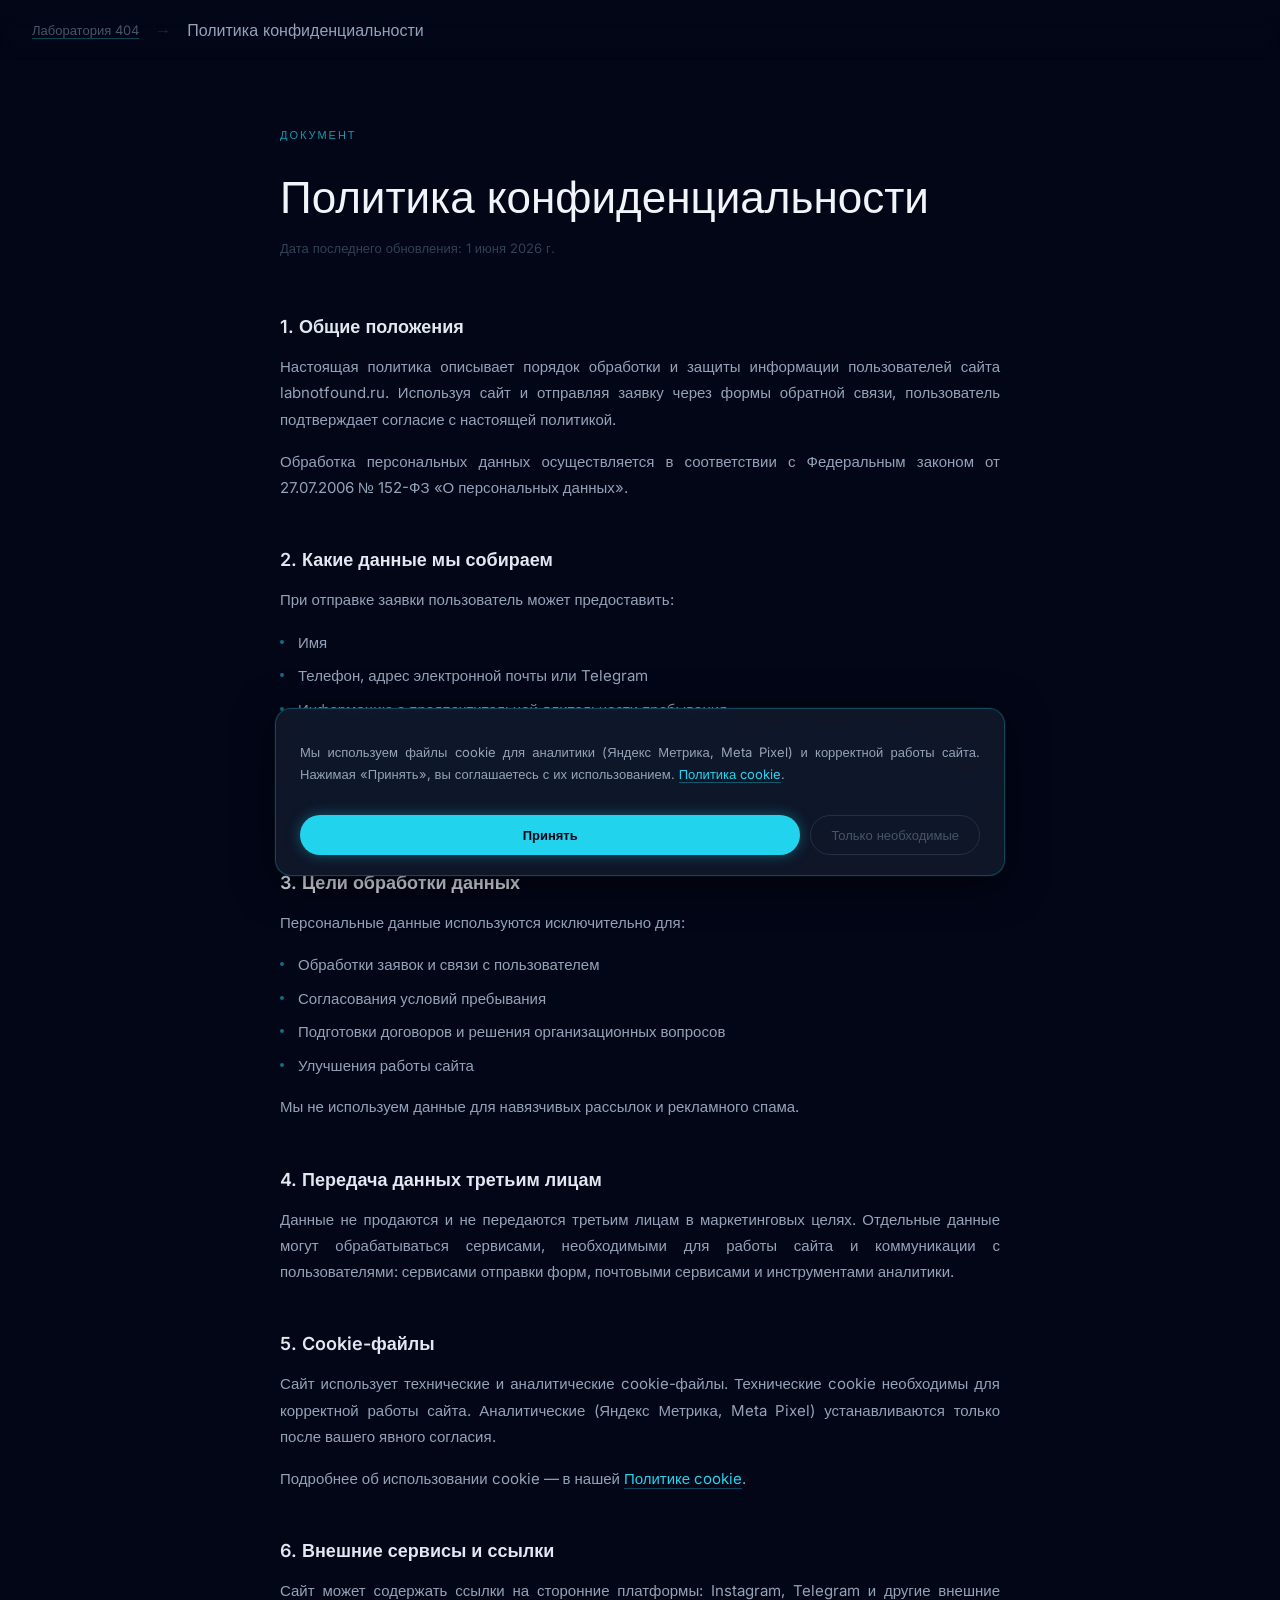
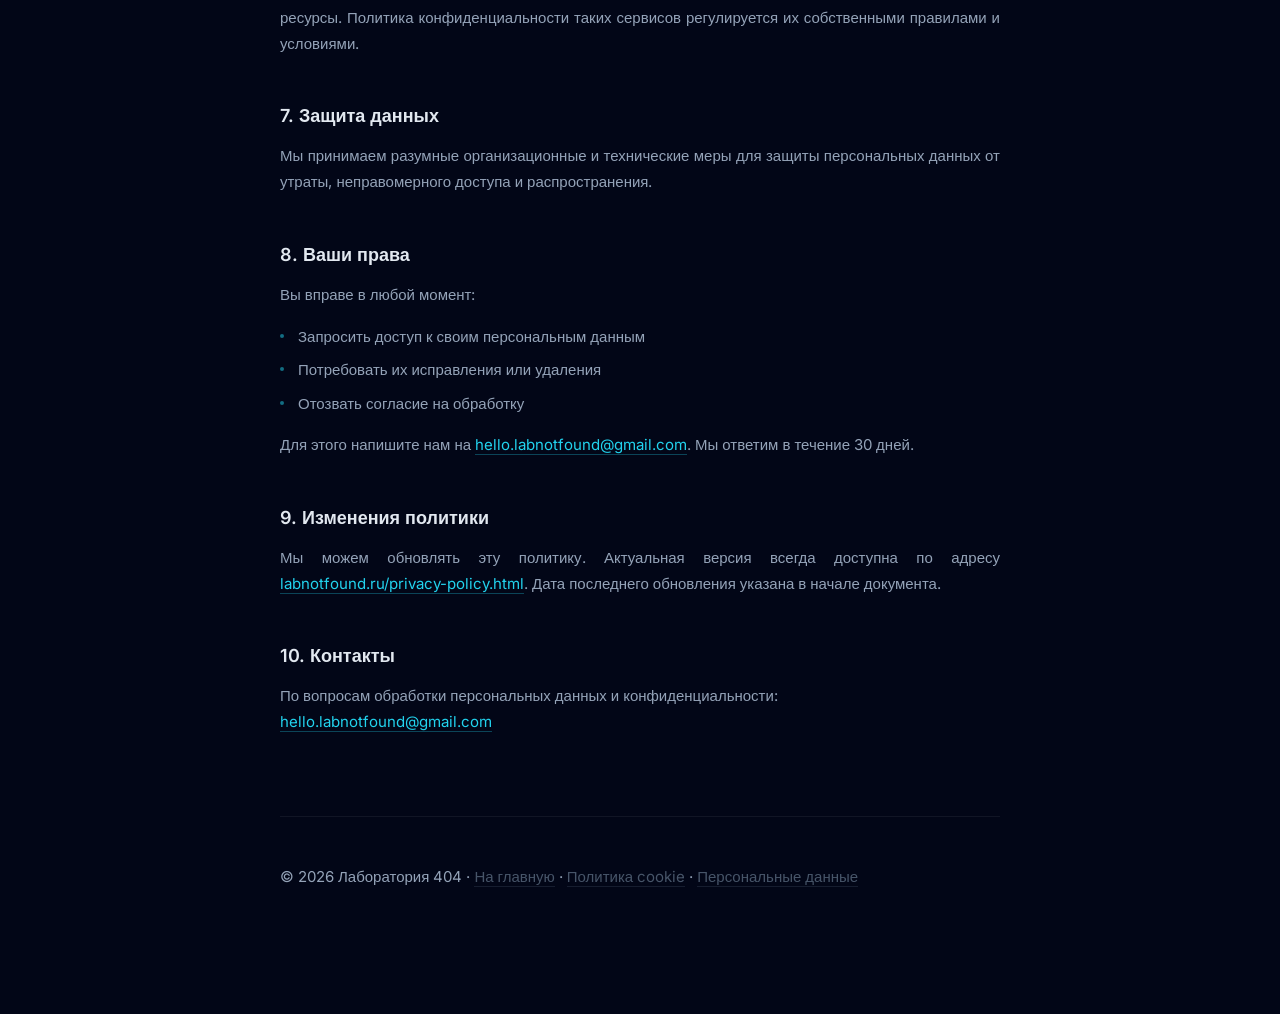
<file: privacy-policy.html>
<!DOCTYPE html>
<html lang="ru">
<head>
<!-- privacy-policy.html -->
  <meta charset="UTF-8">
  <meta name="viewport" content="width=device-width, initial-scale=1.0">

  <link rel="preload" as="font" href="/fonts/inter-300.woff2" type="font/woff2" crossorigin>
  <link rel="preload" as="font" href="/fonts/inter-400.woff2" type="font/woff2" crossorigin>
  <link rel="preload" as="font" href="/fonts/inter-600.woff2" type="font/woff2" crossorigin>

  <title>Политика конфиденциальности — Лаборатория 404</title>
  <meta name="description" content="Политика конфиденциальности сайта Лаборатория 404 — как мы обрабатываем и защищаем данные пользователей.">

  <link rel="canonical" href="https://labnotfound.ru/privacy-policy.html">
  <meta name="robots" content="noindex, follow">

  <link rel="icon" type="image/png" href="/logo.png">
  <link rel="apple-touch-icon" href="/logo.png">

  <style>
  @font-face { font-family:'Inter'; src:url('/fonts/inter-300.woff2') format('woff2'); font-weight:300; font-style:normal; font-display:swap; }
  @font-face { font-family:'Inter'; src:url('/fonts/inter-400.woff2') format('woff2'); font-weight:400; font-style:normal; font-display:swap; }
  @font-face { font-family:'Inter'; src:url('/fonts/inter-600.woff2') format('woff2'); font-weight:600; font-style:normal; font-display:swap; }
    body {
      font-family: 'Inter', sans-serif;
      background: #020617;
      color: #cbd5e1;
      min-height: 100vh;
    }

    /* ── Навигация ── */
    .top-nav {
      position: fixed;
      top: 0; left: 0; right: 0;
      z-index: 100;
      padding: 20px 32px;
      display: flex;
      align-items: center;
      gap: 16px;
      background: linear-gradient(to bottom, rgba(2,6,23,0.95), transparent);
      backdrop-filter: blur(8px);
    }
    .top-nav a {
      color: #475569;
      text-decoration: none;
      font-size: 13px;
      transition: color 0.2s;
    }
    .top-nav a:hover { color: #22d3ee; }
    .top-nav .sep { color: #1e293b; }
    .top-nav .current { color: #94a3b8; }

    /* ── Основной контент ── */
    .page-wrap {
      max-width: 720px;
      margin: 0 auto;
      padding: 120px 24px 100px;
    }

    /* ── Заголовок ── */
    .page-eyebrow {
      font-size: 11px;
      letter-spacing: 0.18em;
      text-transform: uppercase;
      color: #22d3ee;
      opacity: 0.7;
      margin-bottom: 20px;
    }
    h1 {
      font-size: clamp(28px, 5vw, 44px);
      font-weight: 300;
      line-height: 1.2;
      color: #f1f5f9;
      margin-bottom: 12px;
    }
    .page-updated {
      font-size: 13px;
      color: #334155;
      margin-bottom: 56px;
    }

    /* ── Типографика ── */
    h2 {
      font-size: 18px;
      font-weight: 600;
      color: #e2e8f0;
      margin: 48px 0 16px;
    }
    h2:first-of-type { margin-top: 0; }

    p {
      font-size: 15px;
      line-height: 1.75;
      color: #94a3b8;
      margin-bottom: 16px;
      text-align: justify;
      hyphens: auto;
    }

    a {
      color: #22d3ee;
      text-decoration: none;
      border-bottom: 1px solid rgba(34,211,238,0.3);
      transition: border-color 0.2s;
    }
    a:hover { border-color: #22d3ee; }

    ul {
      margin: 0 0 16px;
      padding: 0;
      list-style: none;
      display: flex;
      flex-direction: column;
      gap: 8px;
    }
    ul li {
      font-size: 15px;
      line-height: 1.7;
      color: #94a3b8;
      padding-left: 18px;
      position: relative;
    }
    ul li::before {
      content: '';
      position: absolute;
      left: 0;
      top: 10px;
      width: 4px;
      height: 4px;
      border-radius: 50%;
      background: #22d3ee;
      opacity: 0.5;
    }

    /* ── Разделитель ── */
    .doc-divider {
      height: 1px;
      background: rgba(255,255,255,0.06);
      margin: 48px 0;
    }

    /* ── Подвал ── */
    .page-footer {
      margin-top: 80px;
      padding-top: 32px;
      border-top: 1px solid rgba(255,255,255,0.06);
      font-size: 12px;
      color: #334155;
      line-height: 1.6;
    }
    .page-footer a { color: #475569; border-bottom-color: rgba(71,85,105,0.3); }
    .page-footer a:hover { color: #94a3b8; }
  </style>
</head>
<body>

<!-- Навигация -->
<nav class="top-nav">
  <a href="/">Лаборатория 404</a>
  <span class="sep">→</span>
  <span class="current">Политика конфиденциальности</span>
</nav>

<!-- Контент -->
<div class="page-wrap">

  <div class="page-eyebrow">Документ</div>
  <h1>Политика конфиденциальности</h1>
  <p class="page-updated">Дата последнего обновления: 1 июня 2026 г.</p>

  <!-- 1 -->
  <h2>1. Общие положения</h2>
  <p>
    Настоящая политика описывает порядок обработки и защиты информации пользователей
    сайта labnotfound.ru. Используя сайт и отправляя заявку через формы обратной связи,
    пользователь подтверждает согласие с настоящей политикой.
  </p>
  <p>
    Обработка персональных данных осуществляется в соответствии с Федеральным законом
    от 27.07.2006 № 152-ФЗ «О персональных данных».
  </p>

  <!-- 2 -->
  <h2>2. Какие данные мы собираем</h2>
  <p>При отправке заявки пользователь может предоставить:</p>
  <ul>
    <li>Имя</li>
    <li>Телефон, адрес электронной почты или Telegram</li>
    <li>Информацию о предпочтительной длительности пребывания</li>
    <li>Комментарии и дополнительные сведения, которые пользователь указывает добровольно</li>
  </ul>
  <p>
    Также сайт может автоматически собирать обезличенные технические данные: IP-адрес,
    тип устройства, браузер, cookie и статистику посещений — только при вашем согласии
    на аналитику.
  </p>

  <!-- 3 -->
  <h2>3. Цели обработки данных</h2>
  <p>Персональные данные используются исключительно для:</p>
  <ul>
    <li>Обработки заявок и связи с пользователем</li>
    <li>Согласования условий пребывания</li>
    <li>Подготовки договоров и решения организационных вопросов</li>
    <li>Улучшения работы сайта</li>
  </ul>
  <p>Мы не используем данные для навязчивых рассылок и рекламного спама.</p>

  <!-- 4 -->
  <h2>4. Передача данных третьим лицам</h2>
  <p>
    Данные не продаются и не передаются третьим лицам в маркетинговых целях.
    Отдельные данные могут обрабатываться сервисами, необходимыми для работы сайта
    и коммуникации с пользователями: сервисами отправки форм, почтовыми сервисами
    и инструментами аналитики.
  </p>

  <!-- 5 -->
  <h2>5. Cookie-файлы</h2>
  <p>
    Сайт использует технические и аналитические cookie-файлы. Технические cookie
    необходимы для корректной работы сайта. Аналитические (Яндекс Метрика, Meta Pixel)
    устанавливаются только после вашего явного согласия.
  </p>
  <p>
    Подробнее об использовании cookie — в нашей
    <a href="/cookie-policy.html">Политике cookie</a>.
  </p>

  <!-- 6 -->
  <h2>6. Внешние сервисы и ссылки</h2>
  <p>
    Сайт может содержать ссылки на сторонние платформы: Instagram, Telegram и другие
    внешние ресурсы. Политика конфиденциальности таких сервисов регулируется их
    собственными правилами и условиями.
  </p>

  <!-- 7 -->
  <h2>7. Защита данных</h2>
  <p>
    Мы принимаем разумные организационные и технические меры для защиты персональных
    данных от утраты, неправомерного доступа и распространения.
  </p>

  <!-- 8 -->
  <h2>8. Ваши права</h2>
  <p>Вы вправе в любой момент:</p>
  <ul>
    <li>Запросить доступ к своим персональным данным</li>
    <li>Потребовать их исправления или удаления</li>
    <li>Отозвать согласие на обработку</li>
  </ul>
  <p>
    Для этого напишите нам на
    <a href="mailto:hello.labnotfound@gmail.com">hello.labnotfound@gmail.com</a>.
    Мы ответим в течение 30 дней.
  </p>

  <!-- 9 -->
  <h2>9. Изменения политики</h2>
  <p>
    Мы можем обновлять эту политику. Актуальная версия всегда доступна по адресу
    <a href="/privacy-policy.html">labnotfound.ru/privacy-policy.html</a>.
    Дата последнего обновления указана в начале документа.
  </p>

  <!-- 10 -->
  <h2>10. Контакты</h2>
  <p>
    По вопросам обработки персональных данных и конфиденциальности:<br>
    <a href="mailto:hello.labnotfound@gmail.com">hello.labnotfound@gmail.com</a>
  </p>

  <!-- Подвал -->
  <div class="page-footer">
    <p>
      © 2026 Лаборатория 404 ·
      <a href="/">На главную</a> ·
      <a href="/cookie-policy.html">Политика cookie</a> ·
      <a href="/personal-data-policy.html">Персональные данные</a>
    </p>
  </div>

</div>

<!-- Cookie-баннер -->
<script src="/cookie-banner.js"></script>

</body>
</html>
</file>
